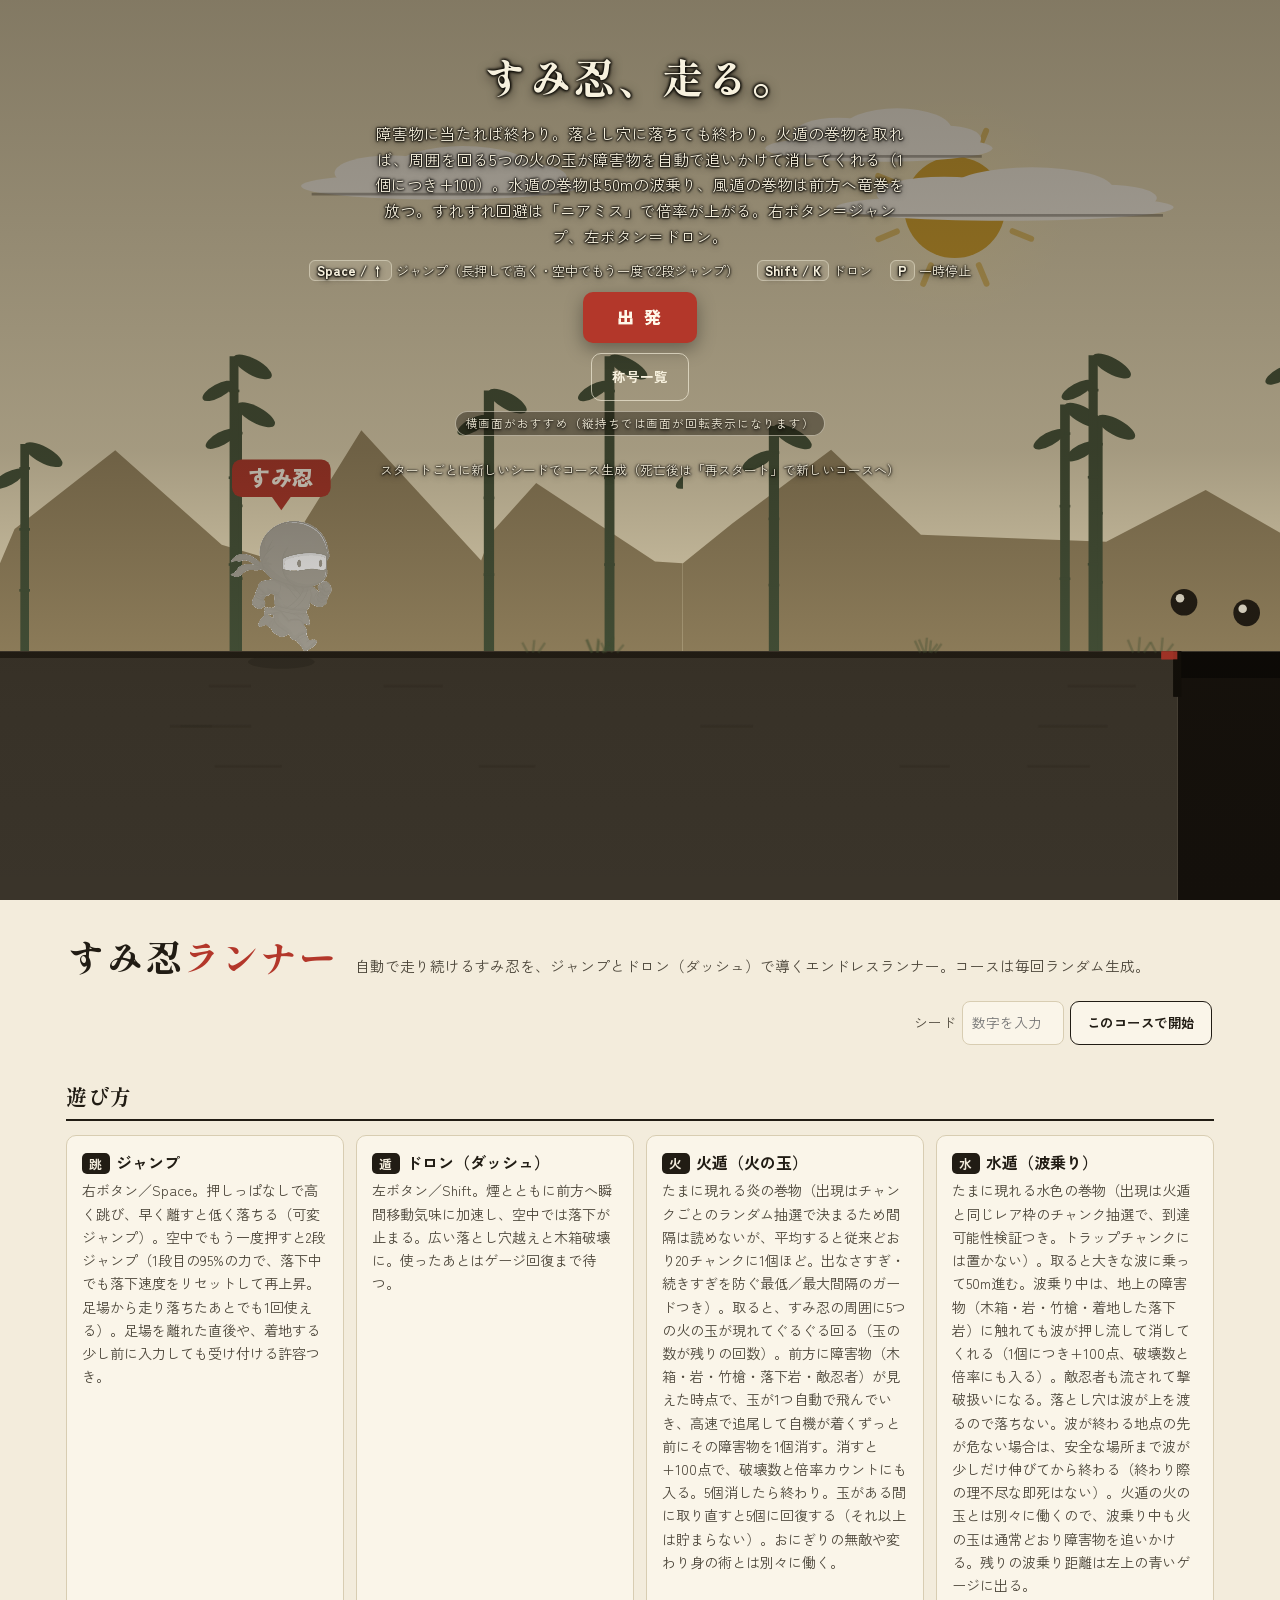
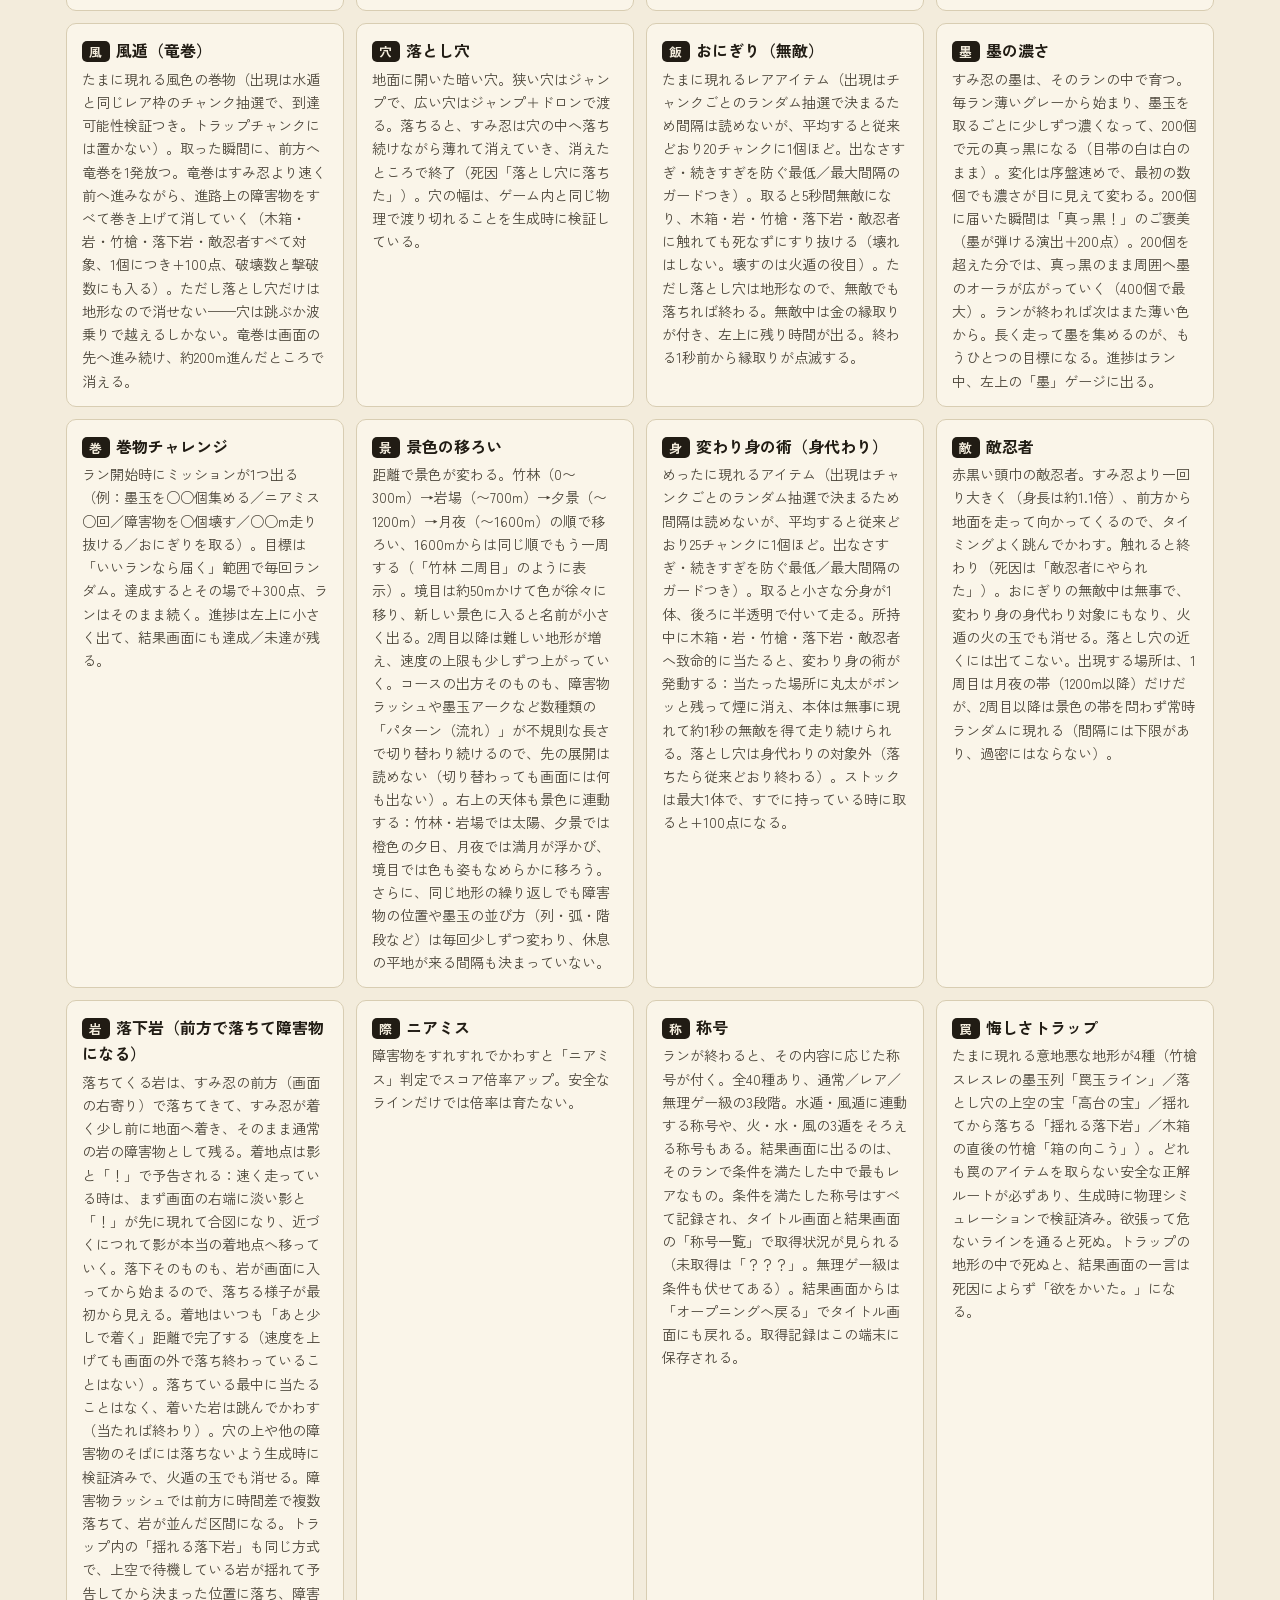
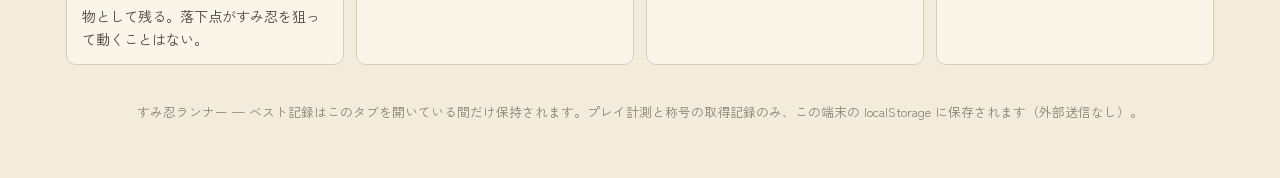
<file: suminin-runner/index.html>
<!doctype html>
<html lang="ja">
  <head>
    <meta charset="utf-8" />
    <meta name="viewport" content="width=device-width, initial-scale=1, viewport-fit=cover" />
    <meta name="color-scheme" content="light dark" />
    <link rel="icon" href="data:," />
    <title>すみ忍ランナー</title>
    <link rel="preconnect" href="https://fonts.googleapis.com" />
    <link rel="preconnect" href="https://fonts.gstatic.com" crossorigin />
    <link href="https://fonts.googleapis.com/css2?family=Shippori+Mincho+B1:wght@600;800&family=Zen+Kaku+Gothic+New:wght@500;700;900&display=swap" rel="stylesheet" />
    <link rel="stylesheet" href="style.css" />
  </head>
  <body>
    <div class="stage-shell" id="stageShell">
       <div class="stage-rotator" id="stageRotator">
        <div class="stage-frame">
          <div class="stage" id="stage">
          <canvas id="game" width="960" height="540" aria-label="すみ忍ランナーのゲーム画面"></canvas>

          <div class="hud" aria-hidden="true">
            <span><span class="lbl">距離</span><span class="num" id="hudDist">0</span>m</span>
            <span><span class="lbl">スコア</span><span class="num" id="hudScore">0</span></span>
            <span><span class="lbl">倍率</span><span class="num" id="hudMult">×1.0</span></span>
            <span><span class="lbl">ニアミス</span><span class="num" id="hudNear">0</span></span>
            <span class="spacer"></span>
            <span class="hud-secondary"><span class="lbl">速度</span><span class="num" id="hudSpeed">0</span>px/s</span>
            <span><span class="lbl">反応猶予 T</span><span class="num tval ok" id="hudT">—</span></span>
          </div>

          <div class="dashgauge" id="dashGauge">
            ドロン（ダッシュ）
            <div class="bar"><div class="fill" id="dashFill"></div></div>
          </div>
          <div class="inkgauge" id="inkGauge">
            <span id="inkLabel">墨 0／200</span>
            <div class="bar"><div class="fill" id="inkFill"></div></div>
          </div>
          <div class="invgauge" id="invGauge" style="visibility:hidden">
            <span id="invLabel">無敵 5.0秒</span>
            <div class="bar"><div class="fill" id="invFill"></div></div>
          </div>
          <div class="wavegauge" id="waveGauge" style="visibility:hidden">
            <span id="waveLabel">波乗り 50m</span>
            <div class="bar"><div class="fill" id="waveFill"></div></div>
          </div>
          <div class="missiongauge" id="missionGauge"><span id="missionLabel"></span></div>
          <div class="bunshingauge" id="bunshinGauge" style="visibility:hidden">変わり身の術 ◐ 身代わりあり</div>
          <div class="missionbanner" id="missionBanner"><span class="mk">巻物</span><span id="missionBannerText"></span></div>
          <div class="bandbanner" id="bandBanner"></div>
          <div class="chunkinfo" id="chunkInfo"></div>

          <div class="sysbtns">
            <button type="button" id="btnMain">スタート</button>
            <button type="button" id="btnPause">一時停止</button>
            <button type="button" id="btnSound">音：オン</button>
          </div>

          <div class="touchbtns touch-left">
            <button type="button" class="btn-dash" id="btnDash" aria-label="ドロン（ダッシュ）">ドロン<small>DASH</small></button>
          </div>
          <div class="touchbtns touch-right">
            <button type="button" class="btn-jump" id="btnJump" aria-label="ジャンプ">跳<small>JUMP</small></button>
          </div>

          <div class="overlay" id="ovTitle">
            <p class="ttl">すみ忍、走る。</p>
            <p class="sub">障害物に当たれば終わり。落とし穴に落ちても終わり。火遁の巻物を取れば、周囲を回る5つの火の玉が障害物を自動で追いかけて消してくれる（1個につき+100）。水遁の巻物は50mの波乗り、風遁の巻物は前方へ竜巻を放つ。すれすれ回避は「ニアミス」で倍率が上がる。右ボタン＝ジャンプ、左ボタン＝ドロン。</p>
            <div class="keys">
              <span><b>Space / ↑</b> ジャンプ（長押しで高く・空中でもう一度で2段ジャンプ）</span>
              <span><b>Shift / K</b> ドロン</span>
              <span><b>P</b> 一時停止</span>
            </div>
            <button type="button" class="bigbtn" id="btnStart">出 発</button>
            <button type="button" class="ghostbtn" id="btnTitles">称号一覧</button>
            <p class="wide-hint">横画面がおすすめ（縦持ちでは画面が回転表示になります）</p>
            <p class="seedline" id="titleSeed"></p>
          </div>

          <div class="overlay" id="ovOver" hidden>
            <div class="result-panel">
            <p class="ttl" id="overTitle">任務終了</p>
            <div class="resultgrid">
              <span>距離 <span class="num" id="resDist">0</span>m</span>
              <span>スコア <span class="num" id="resScore">0</span></span>
              <span>ニアミス <span class="num" id="resNear">0</span>回</span>
              <span>破壊 <span class="num" id="resBreak">0</span>個</span>
              <span>墨玉 <span class="num" id="resOrbs">0</span>個</span>
              <span>おにぎり <span class="num" id="resOnigiri">0</span>個</span>
              <span>変わり身救済 <span class="num" id="resBunshin">0</span>回</span>
              <span>波消去 <span class="num" id="resWave">0</span>個</span>
              <span>竜巻消去 <span class="num" id="resFuuton">0</span>個</span>
              <span>最高倍率 <span class="num" id="resMult">×1.0</span></span>
            </div>
            <p class="missionline" id="resMission"></p>
            <p class="bestline" id="overBest"></p>
            <div class="titleline">
              <span class="rakkan" id="resSeal">修</span>
              <span class="titlename">称号「<span id="resTitleName">修行中</span>」</span>
            </div>
            <p class="newtitle" id="resNewTitle" hidden></p>
            <p class="sub" id="overReason"></p>
            <p class="deathcomment" id="overComment"></p>
            <div class="btnrow">
              <button type="button" class="bigbtn" id="btnRestart">再スタート</button>
            </div>
            <div class="btnrow result-subbtns">
              <button type="button" class="ghostbtn" id="btnTitlesFromOver">称号一覧</button>
              <button type="button" class="ghostbtn" id="btnToTitle">オープニングへ戻る</button>
            </div>
            </div>
          </div>

          <div class="overlay" id="ovPause" hidden>
            <p class="ttl">一時停止</p>
            <button type="button" class="bigbtn" id="btnResume">再 開</button>
          </div>

          <div class="overlay" id="ovTitles" hidden>
            <div class="titles-panel">
              <p class="ttl">称号一覧</p>
              <p class="titles-count" id="titlesCount"></p>
              <div class="titles-list" id="titlesList"></div>
              <button type="button" class="bigbtn" id="btnTitlesClose">戻 る</button>
            </div>
          </div>
          </div>
        </div>
       </div>
      </div>

    <div class="wrap">
      <header class="top">
        <h1>すみ忍<span class="aka">ランナー</span></h1>
        <p>自動で走り続けるすみ忍を、ジャンプとドロン（ダッシュ）で導くエンドレスランナー。コースは毎回ランダム生成。</p>
      </header>

      <div class="controls">
        <div class="seedbox">
          <label for="seedInput">シード</label>
          <input id="seedInput" inputmode="numeric" autocomplete="off" placeholder="数字を入力" />
          <button type="button" id="btnSeedGo">このコースで開始</button>
        </div>
      </div>

      <section class="block">
        <h2>遊び方</h2>
        <div class="howto">
          <div class="item">
            <h3><span class="k">跳</span>ジャンプ</h3>
            <p>右ボタン／Space。押しっぱなしで高く跳び、早く離すと低く落ちる（可変ジャンプ）。空中でもう一度押すと2段ジャンプ（1段目の95%の力で、落下中でも落下速度をリセットして再上昇。足場から走り落ちたあとでも1回使える）。足場を離れた直後や、着地する少し前に入力しても受け付ける許容つき。</p>
          </div>
          <div class="item">
            <h3><span class="k">遁</span>ドロン（ダッシュ）</h3>
            <p>左ボタン／Shift。煙とともに前方へ瞬間移動気味に加速し、空中では落下が止まる。広い落とし穴越えと木箱破壊に。使ったあとはゲージ回復まで待つ。</p>
          </div>
          <div class="item">
            <h3><span class="k">火</span>火遁（火の玉）</h3>
            <p>たまに現れる炎の巻物（出現はチャンクごとのランダム抽選で決まるため間隔は読めないが、平均すると従来どおり20チャンクに1個ほど。出なさすぎ・続きすぎを防ぐ最低／最大間隔のガードつき）。取ると、すみ忍の周囲に5つの火の玉が現れてぐるぐる回る（玉の数が残りの回数）。前方に障害物（木箱・岩・竹槍・落下岩・敵忍者）が見えた時点で、玉が1つ自動で飛んでいき、高速で追尾して自機が着くずっと前にその障害物を1個消す。消すと+100点で、破壊数と倍率カウントにも入る。5個消したら終わり。玉がある間に取り直すと5個に回復する（それ以上は貯まらない）。おにぎりの無敵や変わり身の術とは別々に働く。</p>
          </div>
          <div class="item">
            <h3><span class="k">水</span>水遁（波乗り）</h3>
            <p>たまに現れる水色の巻物（出現は火遁と同じレア枠のチャンク抽選で、到達可能性検証つき。トラップチャンクには置かない）。取ると大きな波に乗って50m進む。波乗り中は、地上の障害物（木箱・岩・竹槍・着地した落下岩）に触れても波が押し流して消してくれる（1個につき+100点、破壊数と倍率にも入る）。敵忍者も流されて撃破扱いになる。落とし穴は波が上を渡るので落ちない。波が終わる地点の先が危ない場合は、安全な場所まで波が少しだけ伸びてから終わる（終わり際の理不尽な即死はない）。火遁の火の玉とは別々に働くので、波乗り中も火の玉は通常どおり障害物を追いかける。残りの波乗り距離は左上の青いゲージに出る。</p>
          </div>
          <div class="item">
            <h3><span class="k">風</span>風遁（竜巻）</h3>
            <p>たまに現れる風色の巻物（出現は水遁と同じレア枠のチャンク抽選で、到達可能性検証つき。トラップチャンクには置かない）。取った瞬間に、前方へ竜巻を1発放つ。竜巻はすみ忍より速く前へ進みながら、進路上の障害物をすべて巻き上げて消していく（木箱・岩・竹槍・落下岩・敵忍者すべて対象、1個につき+100点、破壊数と撃破数にも入る）。ただし落とし穴だけは地形なので消せない——穴は跳ぶか波乗りで越えるしかない。竜巻は画面の先へ進み続け、約200m進んだところで消える。</p>
          </div>
          <div class="item">
            <h3><span class="k">穴</span>落とし穴</h3>
            <p>地面に開いた暗い穴。狭い穴はジャンプで、広い穴はジャンプ＋ドロンで渡る。落ちると、すみ忍は穴の中へ落ち続けながら薄れて消えていき、消えたところで終了（死因「落とし穴に落ちた」）。穴の幅は、ゲーム内と同じ物理で渡り切れることを生成時に検証している。</p>
          </div>
          <div class="item">
            <h3><span class="k">飯</span>おにぎり（無敵）</h3>
            <p>たまに現れるレアアイテム（出現はチャンクごとのランダム抽選で決まるため間隔は読めないが、平均すると従来どおり20チャンクに1個ほど。出なさすぎ・続きすぎを防ぐ最低／最大間隔のガードつき）。取ると5秒間無敵になり、木箱・岩・竹槍・落下岩・敵忍者に触れても死なずにすり抜ける（壊れはしない。壊すのは火遁の役目）。ただし落とし穴は地形なので、無敵でも落ちれば終わる。無敵中は金の縁取りが付き、左上に残り時間が出る。終わる1秒前から縁取りが点滅する。</p>
          </div>
          <div class="item">
            <h3><span class="k">墨</span>墨の濃さ</h3>
            <p>すみ忍の墨は、そのランの中で育つ。毎ラン薄いグレーから始まり、墨玉を取るごとに少しずつ濃くなって、200個で元の真っ黒になる（目帯の白は白のまま）。変化は序盤速めで、最初の数個でも濃さが目に見えて変わる。200個に届いた瞬間は「真っ黒！」のご褒美（墨が弾ける演出＋200点）。200個を超えた分では、真っ黒のまま周囲へ墨のオーラが広がっていく（400個で最大）。ランが終われば次はまた薄い色から。長く走って墨を集めるのが、もうひとつの目標になる。進捗はラン中、左上の「墨」ゲージに出る。</p>
          </div>
          <div class="item">
            <h3><span class="k">巻</span>巻物チャレンジ</h3>
            <p>ラン開始時にミッションが1つ出る（例：墨玉を○○個集める／ニアミス○回／障害物を○個壊す／○○m走り抜ける／おにぎりを取る）。目標は「いいランなら届く」範囲で毎回ランダム。達成するとその場で+300点、ランはそのまま続く。進捗は左上に小さく出て、結果画面にも達成／未達が残る。</p>
          </div>
          <div class="item">
            <h3><span class="k">景</span>景色の移ろい</h3>
            <p>距離で景色が変わる。竹林（0〜300m）→岩場（〜700m）→夕景（〜1200m）→月夜（〜1600m）の順で移ろい、1600mからは同じ順でもう一周する（「竹林 二周目」のように表示）。境目は約50mかけて色が徐々に移り、新しい景色に入ると名前が小さく出る。2周目以降は難しい地形が増え、速度の上限も少しずつ上がっていく。コースの出方そのものも、障害物ラッシュや墨玉アークなど数種類の「パターン（流れ）」が不規則な長さで切り替わり続けるので、先の展開は読めない（切り替わっても画面には何も出ない）。右上の天体も景色に連動する：竹林・岩場では太陽、夕景では橙色の夕日、月夜では満月が浮かび、境目では色も姿もなめらかに移ろう。さらに、同じ地形の繰り返しでも障害物の位置や墨玉の並び方（列・弧・階段など）は毎回少しずつ変わり、休息の平地が来る間隔も決まっていない。</p>
          </div>
          <div class="item">
            <h3><span class="k">身</span>変わり身の術（身代わり）</h3>
            <p>めったに現れるアイテム（出現はチャンクごとのランダム抽選で決まるため間隔は読めないが、平均すると従来どおり25チャンクに1個ほど。出なさすぎ・続きすぎを防ぐ最低／最大間隔のガードつき）。取ると小さな分身が1体、後ろに半透明で付いて走る。所持中に木箱・岩・竹槍・落下岩・敵忍者へ致命的に当たると、変わり身の術が発動する：当たった場所に丸太がポンッと残って煙に消え、本体は無事に現れて約1秒の無敵を得て走り続けられる。落とし穴は身代わりの対象外（落ちたら従来どおり終わる）。ストックは最大1体で、すでに持っている時に取ると+100点になる。</p>
          </div>
          <div class="item">
            <h3><span class="k">敵</span>敵忍者</h3>
            <p>赤黒い頭巾の敵忍者。すみ忍より一回り大きく（身長は約1.1倍）、前方から地面を走って向かってくるので、タイミングよく跳んでかわす。触れると終わり（死因は「敵忍者にやられた」）。おにぎりの無敵中は無事で、変わり身の身代わり対象にもなり、火遁の火の玉でも消せる。落とし穴の近くには出てこない。出現する場所は、1周目は月夜の帯（1200m以降）だけだが、2周目以降は景色の帯を問わず常時ランダムに現れる（間隔には下限があり、過密にはならない）。</p>
          </div>
          <div class="item">
            <h3><span class="k">岩</span>落下岩（前方で落ちて障害物になる）</h3>
            <p>落ちてくる岩は、すみ忍の前方（画面の右寄り）で落ちてきて、すみ忍が着く少し前に地面へ着き、そのまま通常の岩の障害物として残る。着地点は影と「！」で予告される：速く走っている時は、まず画面の右端に淡い影と「！」が先に現れて合図になり、近づくにつれて影が本当の着地点へ移っていく。落下そのものも、岩が画面に入ってから始まるので、落ちる様子が最初から見える。着地はいつも「あと少しで着く」距離で完了する（速度を上げても画面の外で落ち終わっていることはない）。落ちている最中に当たることはなく、着いた岩は跳んでかわす（当たれば終わり）。穴の上や他の障害物のそばには落ちないよう生成時に検証済みで、火遁の玉でも消せる。障害物ラッシュでは前方に時間差で複数落ちて、岩が並んだ区間になる。トラップ内の「揺れる落下岩」も同じ方式で、上空で待機している岩が揺れて予告してから決まった位置に落ち、障害物として残る。落下点がすみ忍を狙って動くことはない。</p>
          </div>
          <div class="item">
            <h3><span class="k">際</span>ニアミス</h3>
            <p>障害物をすれすれでかわすと「ニアミス」判定でスコア倍率アップ。安全なラインだけでは倍率は育たない。</p>
          </div>
          <div class="item">
            <h3><span class="k">称</span>称号</h3>
            <p>ランが終わると、その内容に応じた称号が付く。全40種あり、通常／レア／無理ゲー級の3段階。水遁・風遁に連動する称号や、火・水・風の3遁をそろえる称号もある。結果画面に出るのは、そのランで条件を満たした中で最もレアなもの。条件を満たした称号はすべて記録され、タイトル画面と結果画面の「称号一覧」で取得状況が見られる（未取得は「？？？」。無理ゲー級は条件も伏せてある）。結果画面からは「オープニングへ戻る」でタイトル画面にも戻れる。取得記録はこの端末に保存される。</p>
          </div>
          <div class="item">
            <h3><span class="k">罠</span>悔しさトラップ</h3>
            <p>たまに現れる意地悪な地形が4種（竹槍スレスレの墨玉列「罠玉ライン」／落とし穴の上空の宝「高台の宝」／揺れてから落ちる「揺れる落下岩」／木箱の直後の竹槍「箱の向こう」）。どれも罠のアイテムを取らない安全な正解ルートが必ずあり、生成時に物理シミュレーションで検証済み。欲張って危ないラインを通ると死ぬ。トラップの地形の中で死ぬと、結果画面の一言は死因によらず「欲をかいた。」になる。</p>
          </div>
        </div>
      </section>


      <footer>すみ忍ランナー — ベスト記録はこのタブを開いている間だけ保持されます。プレイ計測と称号の取得記録のみ、この端末の localStorage に保存されます（外部送信なし）。</footer>
    </div>

    <script src="game.js"></script>
<script>
(function(){
  var NS='suminin-runner-kandenti-2026-r7n3';
  function hit(key){ try{ fetch('https://abacus.jasoncameron.dev/hit/'+NS+'/'+key,{mode:'cors',cache:'no-store'}).catch(function(){}); }catch(e){} }
  try{
    if(!sessionStorage.getItem('suminin-counter-visited')){ sessionStorage.setItem('suminin-counter-visited','1'); hit('visits'); }
  }catch(e){ hit('visits'); }
  document.addEventListener('click',function(e){ if(e.target&&e.target.closest&&e.target.closest('#btnStart,#btnRestart')){ hit('plays'); } },true);
})();
</script>
  </body>
</html>
</file>
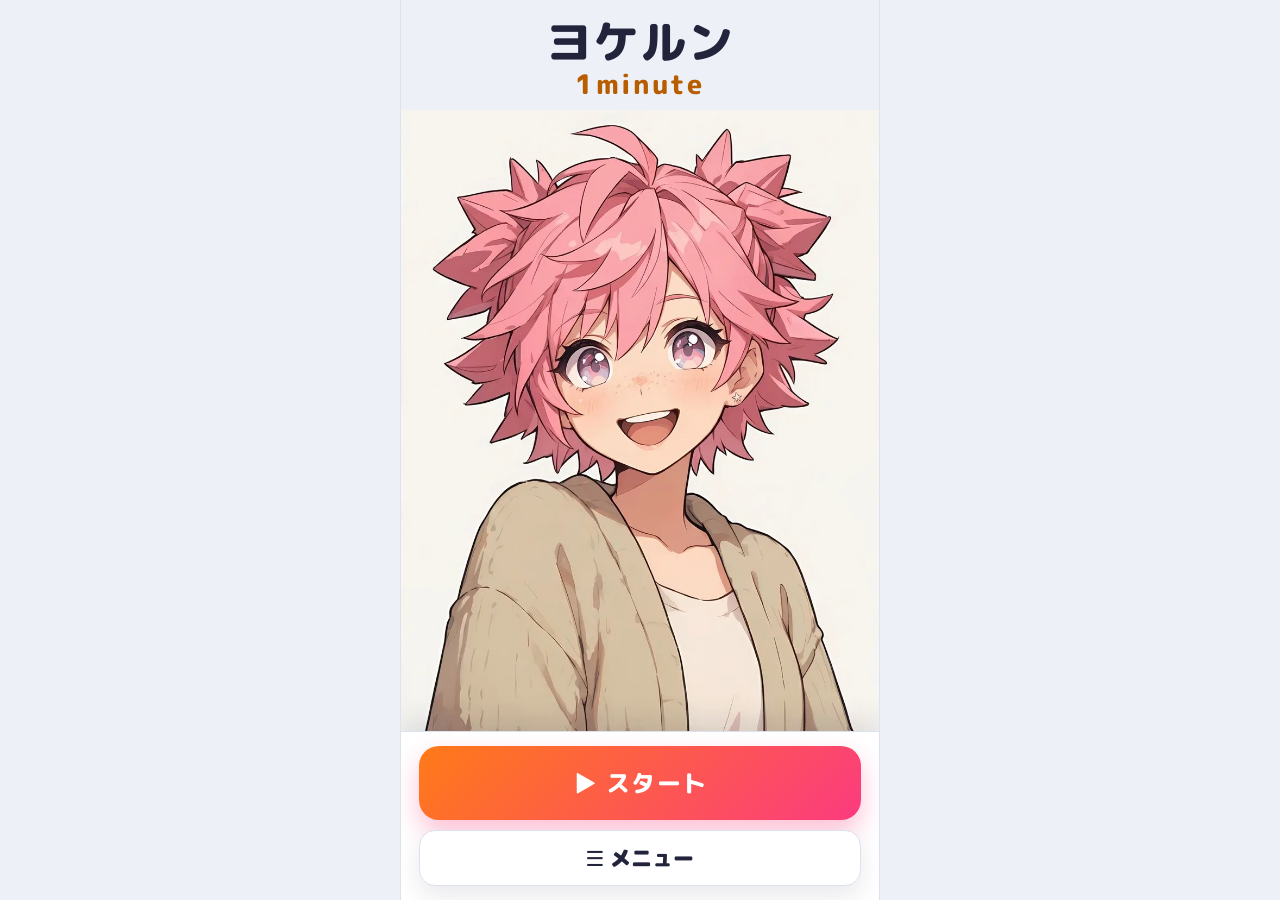
<file: yokerun/index.html>
<!doctype html>
<html lang="ja">
  <head>
    <meta charset="utf-8" />
    <meta name="viewport" content="width=device-width, initial-scale=1, viewport-fit=cover, user-scalable=no" />
    <meta name="color-scheme" content="light dark" />
    <link rel="icon" href="data:," />
    <title>ヨケルン 1minute</title>
    <link rel="preconnect" href="https://fonts.googleapis.com" />
    <link rel="preconnect" href="https://fonts.gstatic.com" crossorigin />
    <link href="https://fonts.googleapis.com/css2?family=DotGothic16&family=M+PLUS+Rounded+1c:wght@400;700;800&family=Press+Start+2P&display=swap" rel="stylesheet" />
    <link rel="stylesheet" href="style.css">
  </head>
  <body>
    <div id="app">

      <!-- ============ HOME (simple title: title / character / bottom panel only) ============ -->
      <div class="view active" id="view-home">
        <div class="home-top">
          <h1 class="title" aria-label="ヨケルン 1minute"><span class="title-main" aria-hidden="true">ヨケルン</span> <span class="title-sub" aria-hidden="true">1minute</span></h1>
        </div>
        <div class="home-char" aria-hidden="true"><img id="home-bg-img" src="assets/img_4200239613.jpg" alt="" /></div>
        <div class="home-bottom">
          <button class="play-btn" id="btn-play">▶ スタート</button>
          <button class="menu-open-btn" data-nav="menu">☰ メニュー</button>
        </div>
      </div>

      <!-- ============ PRE-PLAY POPUP (opened by Start; Play begins the countdown) ============ -->
      <div class="sheet-back preplay-back" id="preplay-back">
        <div class="sheet preplay-sheet" role="dialog" aria-modal="true" aria-labelledby="preplay-title">
          <div class="preplay-head">
            <h3 id="preplay-title">あそぶ じゅんび</h3>
            <button class="preplay-x" id="preplay-close-x" aria-label="閉じてタイトルに戻る">✕</button>
          </div>

          <div class="preplay-mode">
            <div class="pr-title">🎮 モード</div>
            <div class="mode-btns" role="group" aria-label="モードを選ぶ">
              <button class="mode-btn on" data-mode-sel="normal" aria-pressed="true">60びょう<small>いつもの 1分間</small></button>
              <button class="mode-btn" data-mode-sel="endless" aria-pressed="false">エンドレス<small>ぶつかるまで ずっと</small></button>
            </div>
          </div>

          <div class="preplay-diff">
            <div class="pr-title">🎚️ レベル</div>
            <div class="diff-btns" role="group" aria-label="レベルを選ぶ">
              <button class="diff-btn" data-diff="easy" aria-pressed="false">やさしい<small>おそい・すきま ひろい</small></button>
              <button class="diff-btn" data-diff="normal" aria-pressed="true">ふつう<small>まんなか</small></button>
              <button class="diff-btn" data-diff="hard" aria-pressed="false">むずかしい<small>はやい・すきま せまい</small></button>
            </div>
          </div>

          <p class="preplay-mod" id="home-mod-line">今週のボーナス： —</p>

          <p class="preplay-endless-note" id="preplay-endless-note" hidden>🏃 エンドレスは 時間が ないよ。ぶつかるまで 走ろう！<br /><b>エンドレスでは カケラは 出ないよ</b>。かわりに <b>⬡ エンドレスコイン</b>が 出るよ（約12秒に 1まい ／ 1分 たえるごとに +5まい）。<br /><b>エンドレスで あつめた コインで 買えるよ</b> — ショップの「エンドレス限定」を 見てね。今週のボーナスは つかない（いつも 同じ ルール）。ふっかつと、走っている時の 攻撃の 追加購入は できないよ。</p>

          <p class="preplay-skill" id="preplay-skill"></p>

          <p class="preplay-music" id="preplay-music">おんがく：キラキラポップ</p>

          <div class="preplay-nav">
            <button class="preplay-nav-btn" id="btn-open-daily"><span>🎯 きょうの ミッションを 見る</span><span class="pn-arrow" aria-hidden="true">›</span></button>
            <button class="preplay-nav-btn" id="btn-open-growth"><span>🎒 あつめたものを 見る</span><span class="pn-arrow" aria-hidden="true">›</span></button>
          </div>

          <div class="preplay-actions">
            <button class="play-btn" id="btn-preplay-start">▶ プレイ スタート</button>
            <button class="home-btn" id="btn-preplay-close">閉じる</button>
          </div>
        </div>
      </div>

      <!-- ============ DAILY PAGE (from the pre-play popup; Back returns to the popup) ============ -->
      <div class="view" id="view-daily">
        <div class="scroll">
          <h2 class="page-title">🎯 きょうの ミッション</h2>
          <p class="page-sub">きょうの チャレンジと、ミッションの すすみぐあいと ごほうびを 見るページ。</p>
          <div class="daily-card" id="daily-page"></div>
        </div>
        <div class="back-bar"><button class="back-btn" data-back-preplay>← 戻る</button></div>
      </div>

      <!-- ============ COLLECTION / GROWTH PAGE (from the pre-play popup; Back returns to the popup) ============ -->
      <div class="view" id="view-growth">
        <div class="scroll">
          <h2 class="page-title">🎒 あつめたもの</h2>
          <p class="page-sub">もっている コインと、あつめた スキン・キャラを 見るページ。</p>
          <div class="stat-row">
            <div class="stat"><div class="k">もっている コイン</div><div class="v">🪙 <span class="num" id="home-growth-coins">0</span></div></div>
            <div class="stat"><div class="k">スキン</div><div class="v num" id="home-growth-skins">1 / 4</div></div>
            <div class="stat"><div class="k">キャラ</div><div class="v num" id="home-growth-chars">1 / 3</div></div>
          </div>
          <div class="growth-next">
            <span class="gn-label">つぎに 買えるもの</span>
            <span class="hg-next" id="home-growth-next">コインを あつめて、スキンや 新しいキャラを 買おう</span>
          </div>
          <button class="growth-shop-btn" data-nav="shop">🛒 ショップへ行く</button>
          <button class="growth-shop-btn" data-nav="season" style="background:linear-gradient(135deg,#7c2bff,#00b8d9)">🌸 シーズンを 見る</button>
          <button class="growth-shop-btn" data-nav="records" style="background:var(--surface2);color:var(--ink);box-shadow:var(--shadow)">📈 きろく・じっせき・アルバム</button>
        </div>
        <div class="back-bar"><button class="back-btn" data-back-preplay>← 戻る</button></div>
      </div>

      <!-- ============ MENU (all other functions live here) ============ -->
      <div class="view" id="view-menu">
        <div class="scroll">
          <h2 class="page-title">☰ メニュー</h2>
          <p class="page-sub">あそび方 いがいの ボタンは ここに あるよ。買い切り版だから、ライフも 課金も ないよ。</p>
          <nav class="menu-grid" aria-label="メニュー">
            <button class="menu-btn wide" data-nav="shop"><span class="mb-ic">🛒</span><span class="mb-tx">ショップ</span><span class="mb-sub">買う・つよくする・スキン・いまだけ</span></button>
            <button class="menu-btn wide accent" data-nav="gacha"><span class="mb-ic">🎰</span><span class="mb-tx">ガチャ</span><span class="mb-sub">スキン＆アイテム</span></button>
            <button class="menu-btn wide" data-nav="status"><span class="mb-ic">📊</span><span class="mb-tx">ステータス</span><span class="mb-sub">きろく・ステータス・ミッション</span></button>
            <button class="menu-btn wide accent" data-nav="collection"><span class="mb-ic">◆</span><span class="mb-tx">あつめたもの</span><span class="mb-sub" id="menu-collection-sub">伝説のカケラ 0 / 10<span class="nb"> ・</span> いまだけのもの</span></button>
            <button class="menu-btn wide accent" data-nav="season"><span class="mb-ic">🌸</span><span class="mb-tx">シーズン</span><span class="mb-sub">4週間の ごほうびトラック<span class="nb"> ・</span> アルバムもあるよ</span></button>
            <button class="menu-btn wide" data-nav="records"><span class="mb-ic">📈</span><span class="mb-tx">きろく</span><span class="mb-sub">じっせき ・ アルバム ・ この たんまつ内だけの きろく</span></button>
            <button class="menu-btn wide accent" data-nav="ranked"><span class="mb-ic">🏆</span><span class="mb-tx">ランク戦</span><span class="mb-sub">みんな同じ ルールの 勝負</span></button>
            <button class="menu-btn wide" data-nav="friend"><span class="mb-ic">👥</span><span class="mb-tx">フレンド</span><span class="mb-sub">ライフを おくる・もらう</span></button>
            <button class="menu-btn wide" data-nav="guide"><span class="mb-ic">📖</span><span class="mb-tx">ずかん・メモ</span><span class="mb-sub">アイテム・メモ</span></button>
            <button class="menu-btn wide" data-nav="settings"><span class="mb-ic">⚙️</span><span class="mb-tx">せってい</span><span class="mb-sub">音・がめん・データ</span></button>
          </nav>
        </div>
        <div class="back-bar"><button class="back-btn" data-back>← ホームへ戻る</button></div>
      </div>

      <!-- ============ COLLECTION / LEGEND FRAGMENTS ============ -->
      <div class="view" id="view-collection">
        <div class="scroll">
          <h2 class="page-title">◆ あつめたもの</h2>
          <p class="page-sub">伝説のカケラは<strong>ガチャでは 手に入らないし、買うことも できない</strong>。ふつうの ランで 走っている時に 流れてくる カケラを ひろって あつめるもの。<strong>エンドレスでは カケラは 出ないよ</strong>（かわりに エンドレスコインが 出る）。かくりつを かくすような ことは ないよ。</p>
          <div id="collection-main"></div>
          <section class="block">
            <div class="block-head"><h2>🏃 エンドレス限定</h2><span class="note">エンドレスコインで 買う ・ ガチャに出ない ・ お金では 買えない</span></div>
            <div id="collection-endless"></div>
          </section>
          <section class="block">
            <div class="block-head"><h2>もっているもの</h2><span class="note">きかんが おわっても なくならない。ずっと つかえる</span></div>
            <div class="rank-list" id="collection-owned"></div>
          </section>
          <section class="block">
            <div class="block-head"><h2>まえの いまだけアイテム</h2><span class="note">おわった ・ もう手に入らない</span></div>
            <div class="rank-list" id="collection-past"></div>
          </section>
          <p class="foot-note">レジェンド アイテムと いまだけアイテムは ぜんぶ 見た目だけ。強さ・スコア・ランク戦の ルールは かわらない。お金は ぜんぶ モック。</p>
        </div>
        <div class="back-bar"><button class="back-btn" data-back>← ホームへ戻る</button></div>
      </div>

      <!-- ============ SHOP ============ -->
      <div class="view" id="view-shop">
        <div class="scroll">
          <h2 class="page-title">🛒 ショップ</h2>
          <p class="page-sub">もっている コイン <span class="num" id="shop-coins" style="color:var(--orange)">0</span> ／ エンドレスコイン <span class="num ecoin-bal" id="shop-ecoins-top">⬡ 0</span> まい ／ 買い切り版（ライフ・課金なし）</p>

          <div class="attack-card">
            <div class="attack-info">
              <span class="attack-tt">💥 攻撃 <span class="num" id="home-attack-count">×1</span></span>
              <span class="attack-ds">1回 走るごとに 1回、がめんの 岩を ぜんぶ こわせる。先に 買うと、つぎに 走る時に つかえる 攻撃が ふえる（1回に ぜんぶで さいだい×3）。</span>
            </div>
            <button class="attack-buy" id="btn-buy-attack">攻撃 +1<br /><small>🪙 100（モック）</small></button>
          </div>
          <section class="block">
            <div class="block-head"><h2>⏳ いまだけ</h2><span class="note">いまだけ 手に入る ・ おわると まえのアイテムへ</span></div>
            <div id="limited-shop"></div>
          </section>

          <section class="block" id="shop-endless-section">
            <div class="block-head"><h2>🏃 エンドレス限定</h2><span class="note">エンドレスコインだけ ・ お金や ガチャでは 買えない</span></div>
            <p class="page-sub">エンドレスで あつめた コインで 買えるよ。エンドレスでは カケラは 出ないよ。<br />もっている エンドレスコイン <span class="num ecoin-bal" id="shop-ecoins">⬡ 0</span> まい（ふつうの コインでは 買えない）</p>
            <div id="endless-shop"></div>
          </section>

          <section class="block">
            <div class="block-head"><h2>つよくする</h2><span class="note">コインで ずっと つよくなる</span></div>
            <div class="shop-grid" id="upg-grid"></div>
          </section>

          <section class="block">
            <div class="block-head"><h2>スキン</h2><span class="note">色と 残像が かわる（見た目だけ）</span></div>
            <div class="shop-grid" id="skin-grid"></div>
          </section>

          <section class="block">
            <div class="block-head"><h2>そのほか</h2><span class="note">べんりに なるものだけ</span></div>
            <div class="shop-grid" id="misc-grid"></div>
          </section>

          <section class="block">
            <div class="block-head"><h2>ナビの 衣装</h2><span class="note">見た目だけ — 強さと ランク戦の ルールは かわらない</span></div>
            <div id="navi-preview"></div>
            <div class="shop-grid" id="navi-grid" style="margin-top:12px"></div>
            <div class="block-head" style="margin-top:18px"><h2>衣装の 色ちがい</h2><span class="note">同じ衣装の 色ちがい ・ 見た目だけ ・ 🪙 150</span></div>
            <div class="shop-grid" id="navi-variant-grid"></div>
            <div class="block-head" style="margin-top:18px"><h2>キャラ</h2><span class="note">えらぶと タイトルに 出て、スキルが つかえる（いつもの ランだけ）</span></div>
            <div class="shop-grid" id="navi-char-grid"></div>
            <div class="block-head" style="margin-top:18px"><h2>かみがた</h2><span class="note">レベルアップで ゲット・お金は いらない</span></div>
            <div id="navi-hair-row"></div>
          </section>
        </div>
        <div class="back-bar"><button class="back-btn" data-back>← ホームへ戻る</button></div>
      </div>

      <!-- ============ GACHA ============ -->
      <div class="view" id="view-gacha">
        <div class="scroll">
          <h2 class="page-title">🎰 ガチャ</h2>
          <p class="page-sub">もっている コイン <span class="num" id="gacha-coins" style="color:var(--orange)">0</span> ／ かくりつは ぜんぶ 公開。かぶったら コインに かわる。セットを そろえる タイプでは ないよ。つかうのは ゲームの中の コインだけ。</p>
          <div id="gacha-navi"></div>
          <div id="gacha-limited"></div>

          <section class="gacha-box">
            <h3 class="gacha-title">🎨 スキンガチャ <span class="gacha-tag">見た目だけ・強さは かわらない</span></h3>
            <table class="odds">
              <tr><th>スキン</th><th>かくりつ</th><th>かぶったら</th></tr>
              <tr><td>インフェルノ</td><td>5%</td><td>コイン +300</td></tr>
              <tr><td>ゴールドコメット</td><td>10%</td><td>コイン +200</td></tr>
              <tr><td>ネオンファントム</td><td>15%</td><td>コイン +150</td></tr>
              <tr><td>ミントアメーバ</td><td>20%</td><td>コイン +100</td></tr>
              <tr><td>ぶどうアメーバ</td><td>20%</td><td>コイン +100</td></tr>
              <tr><td>さくらアメーバ</td><td>30%</td><td>コイン +100</td></tr>
            </table>
            <div class="gacha-btns">
              <button class="gacha-pull" data-gacha="skin" data-n="1">1回引く<small>🪙 200</small></button>
              <button class="gacha-pull" data-gacha="skin" data-n="10">10回引く<small>🪙 2,000</small></button>
            </div>
            <p class="gacha-balance" id="skin-gacha-balance"></p>
          </section>

          <section class="gacha-box">
            <h3 class="gacha-title">🧪 アイテムガチャ <span class="gacha-tag">走る時に つかう アイテム</span></h3>
            <table class="odds">
              <tr><th>アイテム</th><th>かくりつ</th><th>こうか</th></tr>
              <tr><td>攻撃チケット</td><td>25%</td><td>つぎに 走る時の 攻撃 +1</td></tr>
              <tr><td>スタートシールド</td><td>25%</td><td>つぎの はじめの シールド +1</td></tr>
              <tr><td>スタートマグネット</td><td>20%</td><td>つぎの はじめ マグネット5秒</td></tr>
              <tr><td>スタート×2</td><td>15%</td><td>つぎの はじめ スコア×2 10秒</td></tr>
              <tr><td>ずっと つよくなる +1</td><td>15%</td><td>どれか 1つが 1だんかい あがる（ぜんぶ MAXの時は コイン +200）</td></tr>
            </table>
            <div class="gacha-btns">
              <button class="gacha-pull" data-gacha="item" data-n="1">1回引く<small>🪙 100</small></button>
              <button class="gacha-pull" data-gacha="item" data-n="10">10回引く<small>🪙 1,000</small></button>
            </div>
            <p class="gacha-balance" id="item-gacha-balance"></p>
            <p class="gacha-stock" id="item-stock-line"></p>
          </section>

          <section class="gacha-box">
            <h3 class="gacha-title">👗 ナビ衣装ガチャ <span class="gacha-tag">見た目だけ・強さは かわらない</span></h3>
            <table class="odds">
              <tr><th>衣装</th><th>かくりつ</th><th>かぶったら</th></tr>
              <tr><td>ミントドレス</td><td>35%</td><td>コイン +150</td></tr>
              <tr><td>さくらメイド風</td><td>30%</td><td>コイン +200</td></tr>
              <tr><td>スターステージ</td><td>20%</td><td>コイン +300</td></tr>
              <tr><td>コイン +150</td><td>15%</td><td>そのまま 入る</td></tr>
            </table>
            <div class="gacha-btns">
              <button class="gacha-pull" data-gacha="navi" data-n="1">1回引く<small>🪙 150</small></button>
              <button class="gacha-pull" data-gacha="navi" data-n="10">10回引く<small>🪙 1,500</small></button>
            </div>
            <p class="gacha-balance" id="navi-gacha-balance"></p>
          </section>

          <div id="gacha-result" class="gacha-result" style="display:none"></div>
        </div>
        <div class="back-bar"><button class="back-btn" data-back>← ホームへ戻る</button></div>
      </div>

      <!-- ============ FRIEND ============ -->
      <div class="view" id="view-friend">
        <div class="scroll">
          <h2 class="page-title">👥 フレンド</h2>
          <p class="page-sub">ここに いるのは テスト用の<strong>サンプル フレンド</strong>だけ。本人の アカウントでは ないし、そとに メッセージを 送ることも、個人の データを つかうことも ないよ。やりとりは ぜんぶ この たんまつの 中だけの モック。</p>
          <div class="friend-status">
            <span>あなたの ライフ <span class="num" id="friend-my-lives">5 / 5</span></span>
            <span>コイン <span class="num" id="friend-coins" style="color:var(--orange)">0</span></span>
            <span class="fs-sub">ライフを おくっても 自分の ライフは へらない。おくるたびに、おれいに 🪙 +10 コインが もらえる（1人に 1日 1回まで）。</span>
          </div>
          <section class="block">
            <div class="block-head"><h2>📥 とどいたもの</h2><span class="note">とどいた ライフは ここで もらう</span></div>
            <div id="friend-inbox"></div>
          </section>
          <section class="block">
            <div class="block-head"><h2>🙏 ライフを リクエスト</h2><span class="note">モックで 送るだけ</span></div>
            <button class="request-btn" id="btn-request-lives">🙏 ライフを リクエストする</button>
            <p class="friend-reward" id="friend-request-note"></p>
          </section>
          <section class="block">
            <div class="block-head"><h2>サンプル フレンド</h2><span class="note">みんな テスト用の サンプル</span></div>
            <div id="friend-list"></div>
          </section>
          <p class="foot-note">フレンドは モック。本物の お金や、そとへの送信は ないよ。</p>
        </div>
        <div class="back-bar"><button class="back-btn" data-back>← ホームへ戻る</button></div>
      </div>

      <!-- ============ RANKED / TOURNAMENT ============ -->
      <div class="view" id="view-ranked">
        <div class="scroll">
          <h2 class="page-title">🏆 ランク戦</h2>
          <p class="page-sub">いつもの ランとは べつの 勝負モード。ランク戦は みんな 同じ ルールで、スコアは うでだけ で きまる。お金で 有利に なる ことは ない。</p>
          <p class="sample-note" id="ranked-sample-note">⚠ ランキングに 出る ほかの人の 記録は サンプルです（本物ではありません）</p>
          <div class="tier-card" id="ranked-tier-card"></div>
          <button class="ranked-play" id="btn-play-ranked">🏆 ランク戦 スタート</button>
          <p class="play-sub">60秒 きっかり ／ 攻撃は もとの 1回だけ（追加で 買えない）／ コインで ふっかつ なし<br />ステータス・つよくした分・ガチャアイテムは みんな 同じに なる<br />レベルと 今週のボーナスは ランク戦では つかわれない<br />キャラの スキルも ランク戦では つかわれない（みんな 同じ）</p>
          <section class="block">
            <div class="block-head"><h2>みんな同じ ルール</h2><span class="note">ランク戦の ルール</span></div>
            <div class="tier-card" style="margin-top:0">
              <ul class="rules-list">
                <li>時間は 60秒 きっかり。レベルも みんな 同じ</li>
                <li>攻撃は 1回に 1回まで。コインで 追加は 買えない</li>
                <li>コインで ふっかつ（つづける）は つかえない</li>
                <li>ステータス・つよくした分・ミッションの倍率は ×1.00 に なる</li>
                <li>はじめの シールドは 0まい。マグネットの はんいと 出やすさも みんな 同じ</li>
                <li>キャラの スキル（スピード・バリア・マグネット）も つかわれない</li>
                <li>さいごの 10秒は <strong>クラッチタイム</strong>（ポイント×2）</li>
                <li>ナビの 衣装・かみがた・顔は ルールに かんけい ない</li>
                <li>レジェンド アイテム・いまだけアイテムも 見た目だけで、ルールは かわらない（伝説のカケラ集めは スコアに かんけい ない）</li>
              </ul>
            </div>
          </section>
          <section class="block">
            <div class="block-head"><h2>ランク戦の ランキング</h2><span class="note">ランク戦の ベストで きそう</span></div>
            <div class="rank-list" id="rank-list-ranked"></div>
          </section>
          <section class="block">
            <div class="block-head"><h2>いつもの ランの ランキング</h2><span class="note">つよくした分も 入った 記録（べつの わく）</span></div>
            <div class="rank-list" id="rank-list-casual"></div>
          </section>
          <p class="foot-note" id="ranked-foot-note">ランキングは テスト用の モック表示（サンプル記録）。記録は この たんまつの 中だけだよ。</p>
        </div>
        <div class="back-bar"><button class="back-btn" data-back>← ホームへ戻る</button></div>
      </div>

      <!-- ============ STATUS ============ -->
      <div class="view" id="view-status">
        <div class="scroll">
          <h2 class="page-title">📊 ステータス</h2>
          <div class="stat-row">
            <div class="stat"><div class="k">ベスト</div><div class="v num" id="home-best">0</div></div>
            <div class="stat"><div class="k">れんぞく</div><div class="v"><span class="flame">🔥</span><span class="num" id="home-streak">1</span><small>日</small></div></div>
            <div class="stat"><div class="k">コイン</div><div class="v num" id="home-coins" style="color:var(--orange)">0</div></div>
          </div>
          <div class="lv-card">
            <div class="lv-top">
              <span class="lv-badge num" id="home-level">Lv.1</span>
              <span class="lv-bonus" id="home-lvbonus">スコアの倍率 ×1.00</span>
              <span class="lv-next num" id="home-xpnext"></span>
            </div>
            <div class="xp-bar"><div class="xp-fill" id="home-xpfill" style="width:0%"></div></div>
          </div>

          <section class="block">
            <div class="block-head"><h2>ステータスを ふやす</h2><span class="note">のこり <span class="status-points" id="status-points">0</span> pt（レベルアップで +2）</span></div>
            <div class="rank-list" id="status-list"></div>
            <button class="reset-btn" id="btn-status-reset">↩️ ステータスを もどす<br />（お金は いらない・何回でも）</button>
            <p class="play-sub" style="text-align:left;margin-top:8px">もどすのは お金 いらない。ふやした分は コイン・レベルと 同じ セーブに 入る。</p>
          </section>

          <section class="block">
            <div class="block-head"><h2>ミッション</h2><span class="note">3つ クリアで スコアの倍率 +1（さいだい×10）／ いま <span id="mission-mult">×1</span></span></div>
            <div class="rank-list" id="mission-list"></div>
          </section>
        </div>
        <div class="back-bar"><button class="back-btn" data-back>← ホームへ戻る</button></div>
      </div>

      <!-- ============ SETTINGS ============ -->
      <div class="view" id="view-settings">
        <div class="scroll">
          <h2 class="page-title">⚙️ せってい</h2>
          <p class="page-sub">せっていは セーブデータと いっしょに 入る。</p>
          <div class="set-row"><span class="set-name">🔊 サウンド</span><button class="set-toggle" data-set="sound">ON</button></div>
          <div class="set-row"><span class="set-name">📺 CRTがめん（プレイ中だけ）</span><button class="set-toggle" data-set="crt">ON</button></div>
          <div class="set-row"><span class="set-name">📳 バイブレーション</span><button class="set-toggle" data-set="vib">ON</button></div>
          <section class="block">
            <div class="block-head"><h2>🎵 おんがく（BGM）</h2><span class="note">あそぶ時に 流れる曲</span></div>
            <p class="page-sub">ボタンを 押すと、その場で 少しだけ 試し聞き できるよ。えらんだ曲は おぼえて おくよ。</p>
            <div class="bgm-list">
              <button class="bgm-btn" data-bgm="pop" aria-pressed="false"><span class="bgm-ic" aria-hidden="true">🎵</span><span class="bgm-mid"><span class="bgm-name">キラキラポップ</span><span class="bgm-desc">明るく 元気な 基本の曲（テンポ ふつう）</span></span><span class="bgm-state">▶ 試し聞き</span></button>
              <button class="bgm-btn" data-bgm="speed" aria-pressed="false"><span class="bgm-ic" aria-hidden="true">⚡</span><span class="bgm-mid"><span class="bgm-name">ドキドキスピード</span><span class="bgm-desc">速くて ドキドキする曲（テンポ はやい）</span></span><span class="bgm-state">▶ 試し聞き</span></button>
              <button class="bgm-btn" data-bgm="chill" aria-pressed="false"><span class="bgm-ic" aria-hidden="true">🌙</span><span class="bgm-mid"><span class="bgm-name">まったりチル</span><span class="bgm-desc">ゆるくて 落ちつく曲（テンポ おそい）</span></span><span class="bgm-state">▶ 試し聞き</span></button>
              <button class="bgm-btn" data-bgm="off" aria-pressed="false"><span class="bgm-ic" aria-hidden="true">🔇</span><span class="bgm-mid"><span class="bgm-name">オフ</span><span class="bgm-desc">BGMなし・効果音だけ</span></span><span class="bgm-state">▶ 試し聞き</span></button>
            </div>
            <p class="bgm-note">オフ＝自分の 音楽アプリで 好きな曲を 流してね（効果音だけ 出るよ）。</p>
          </section>
          <div class="set-row"><span class="set-name">💾 セーブデータ（コイン・レベル・もっているもの）</span><button class="set-toggle danger" id="btn-reset-save">リセット</button></div>
          <p class="foot-note">お金は ぜんぶ モックで、本物の お金は かからない。ランキングと れんぞく日数は テスト用の サンプル表示。</p>
        </div>
        <div class="back-bar"><button class="back-btn" data-back>← ホームへ戻る</button></div>
      </div>

      <!-- ============ GUIDE / MARKET MEMO ============ -->
      <div class="view" id="view-guide">
        <div class="scroll">
          <h2 class="page-title">📖 ずかん・メモ</h2>

          <button class="guide-open-btn" id="btn-open-guide">📖 あそび方ガイドを 開く<br />（ナビの せつめい）</button>

          <div class="howto">
            <div class="step"><div class="ic">👆</div><div class="tx">指で ドラッグして うごく</div></div>
            <div class="step"><div class="ic">⭐</div><div class="tx">星と<span>ボーナスアイテム</span>を ひろう</div></div>
            <div class="step"><div class="ic">💨</div><div class="tx">岩を すれすれで よけて<span>コンボ</span></div></div>
          </div>

          <section class="block">
            <div class="block-head"><h2>ニアミスの ところ</h2><span class="note">ねらって 点が とれる ところが 出る</span></div>
            <div class="item-legend">
              <div class="il"><span class="ic">⛩️</span><span><span class="tt">ゲート</span><span class="ds">アメーバの かべに すきまが 1つだけ。光る はし ギリギリを ぬけると「すれすれゲート」で 大ボーナス＋コンボ。まんなかを ぬけても 点は ある。</span></span></div>
              <div class="il"><span class="ic">🧱</span><span><span class="tt">通路（コリドー）</span><span class="ds">りょうがわに かべが ある ほそい 通路。あいだを ぬけつづけると 点が 入りつづける。かべに 近いほど「ニアスレッド」で コンボが のびる。</span></span></div>
            </div>
          </section>

          <section class="block">
            <div class="block-head"><h2>アイテム ずかん</h2><span class="note">走っている時に ひろえる アイテム</span></div>
            <div class="item-legend">
              <div class="il"><span class="ic">⭐</span><span><span class="tt">ボーナス星（金スター・10倍）</span><span class="ds">めったに 出ない。大きな とがった 星＋太い 白い ふち＋金の 光＋「BONUS」の 文字＋出た時の お知らせと 音で すぐ 分かる。点が たくさん＋コイン+30。黄色／金色は この ごほうび だけに つかう。</span></span></div>
              <div class="il"><span class="ic">◆</span><span><span class="tt">伝説のカケラ（レジェンド）</span><span class="ds">ふつうの ランで 走っている時に まれに 流れてくる、むらさきピンクの けっしょう＋白い ふち＋「カケラ」の 文字。星・コイン・敵・ボーナス星とは 形も 文字も ちがう。ガチャでは 手に入らないし 買えない。10個 あつめると レジェンド アイテム ゲット（見た目だけ）。エンドレスでは カケラは 出ないよ（かわりに エンドレスコインが 出る）。すすみぐあいは「あつめたもの」の ページで いつでも 見られる。</span></span></div>
              <div class="il"><span class="ic">🧲</span><span><span class="tt">マグネット 5秒</span><span class="ds">星を 引きよせる。のこり時間は 上の チップに 出る。</span></span></div>
              <div class="il"><span class="ic">🛡️</span><span><span class="tt">シールド +1</span><span class="ds">ダメージを 1回 なしに する。もっている 数は チップに 出る。</span></span></div>
              <div class="il"><span class="ic">⏳</span><span><span class="tt">スロー 3秒</span><span class="ds">まわりが ゆっくりに なる。のこり時間は チップに 出る。</span></span></div>
              <div class="il"><span class="ic">✖️</span><span><span class="tt">スコア×2 10秒</span><span class="ds">スコア ぜんぶ 2倍。のこり時間は チップに 出る。</span></span></div>
              <div class="il"><span class="ic">🪙</span><span><span class="tt">コインボーナス</span><span class="ds">すぐに コイン +50。ひろった 時に 入る。</span></span></div>
              <div class="il"><span class="ic">🔥</span><span><span class="tt">バリア 5秒</span><span class="ds">ダメージなしに なり、ふれた 岩を こわす。のこり時間は チップに 出る。</span></span></div>
              <div class="il"><span class="ic">🌟</span><span><span class="tt">スターの雨</span><span class="ds">星が 10個 まとめて ふってくる（金星 入り）。</span></span></div>
            </div>
          </section>

          <section class="block">
            <div class="block-head"><h2>今週の ランキング</h2><span class="note">テスト用の サンプル</span></div>
            <div class="rank-list" id="rank-list"></div>
          </section>

          <section class="block">
            <div class="block-head"><h2>レベル・今週のボーナス・ミッション</h2><span class="note">ステージの しくみ</span></div>
            <div class="rank-list" style="padding:14px 16px">
              <ul class="src-list">
                <li><b>レベル（いつもの ランだけ）</b>： やさしい／ふつう／むずかしい。かわるのは 岩の 速さ、すきまの 広さ、うごき方、出る 多さだけ。星の 数（40個＋金星4個）、ゲートの 回数（4回）、ボーナスの 点数、60秒、さいご10秒×2は ぜんぶ 同じで、MAXは 同じ <b>11,840 pt</b>（倍率×1の時。けいさん： 時間点840＋（星2,000＋金星2,000＋ゲート300＋通路1,200）×2.0）。結果画面には レベルと「パーフェクトまで あと何pt」が 出る。ランク戦は みんな同じ ルールで、レベルも 今週のボーナスも つかわれない。</li>
                <li><b>出る場所は ランダム</b>： 岩の 出方、星の 場所、アイテム、ゲート／通路の 場所は 走るたびに かわる。でも すきまの いちばん せまい所（ゲート82px以上）と 出る 間かくには 下限が あるから、通れない 配置には ならない。</li>
                <li><b>今週のボーナス</b>： 週ごとに 1つだけ（金星ラッシュ／ニアミス長持ち／マグネット／シールド／スターの雨／×2チャンス）。ぜんぶ もとの アイテムや 効果の はんいで、数や 点数は かわらない。ホームと 走る前に 出る。走っている時は 20秒ごろと 40秒ごろに 1回ずつ、小さな イベント（もとの アイテムの 効果）が 起きる。</li>
                <li><b>デイリー／今週の ミッション</b>： きょうの チャレンジ 1つ＋デイリー 3つ、今週の 3つ。クリアすると コインは じどうで 入る（デイリーは 150まで／今週は 300まで）。すすみぐあいは デイリーの ページで 見られる。</li>
              </ul>
            </div>
          </section>

          <section class="block">
            <div class="block-head"><h2>売れている ゲームの メモ</h2><span class="note">取り入れた 理由</span></div>
            <div class="rank-list" style="padding:14px 16px">
              <ul class="src-list">
                <li><b>もとは Subway Surfers</b>： じどうで 進んで、よけて、コインや アイテムを あつめて ハイスコアを ねらう 形が もと（MAU 92M、2026年5月 時点の すいてい）。出典：<a href="https://gamedevreports.substack.com/p/sensor-tower-mobile-game-ad-monetization" target="_blank" rel="noopener">GameDev Reports</a></li>
                <li><b>1回は 30〜90秒</b>が ふつうで、もう1回は 1秒 以内に はじまる。出典：<a href="https://game-ace.com/blog/hyper-casual-game-mechanics/" target="_blank" rel="noopener">Game-Ace</a></li>
                <li><b>はじめの 10秒は コインが 先</b>、新しい ものは 1つずつ。ニアミスは 当たり判定を 約15% ゆるくして、危ない ゾーンは 当たる ゾーンの 約2倍で「あぶないのに たすかった」を 作る。この ゲームの はじめの 配置と ニアミス判定は これに 合わせた。出典：<a href="https://github.com/erikhazzard/vasir/blob/HEAD/.agents/skills/game__genre-routing/references/endless-runner.md" target="_blank" rel="noopener">Endless Runner Design</a></li>
                <li><b>強さは 見える 形で ずっと つづける</b>： Subway Surfers は ミッション クリアで スコアの倍率が 1×から 30×まで あがり、コインで マグネットなどの 時間を 長く できる。この ゲームは ミッションの倍率（テストでは さいだい×10）と コインで つよくする 形に した。出典：<a href="https://gamers.wiki/en/games/subway-surfers/wiki" target="_blank" rel="noopener">Subway Surfers Wiki</a></li>
                <li><b>ふっかつは 回数の 上限つきで ねだんが あがる</b>： もとの ゲームは 鍵が 1→2→4→8 と 2倍に なる。この ゲームは コイン150→300、1回に さいだい2回に した。出典：<a href="https://gamers.wiki/en/games/subway-surfers/guides/subway-surfers-beginner-s-guide-how-to-master-the-endless-run" target="_blank" rel="noopener">Beginner's Guide</a></li>
                <li><b>ミステリーボックスは 500コイン</b>（もとの ゲームの ねだん）。この ゲームでは 中身の かくりつを 見せて 作った。出典：<a href="https://gamers.wiki/en/games/subway-surfers/guides/subway-surfers-currency-guide-how-to-use-coins-keys-and-tokens" target="_blank" rel="noopener">Currency Guide</a></li>
                <li><b>ねだんの 中心は $4.99</b>（AppMagic の 2025年 しらべ： まんなかの ねだん $4.99、平均 $6.32）。広告を けすのは $0.99〜$4.99 で、$2.99 くらいが 目安。出典：<a href="https://appmagic.rocks/files/img-blog/EN_Monetization_Report_2025.pdf" target="_blank" rel="noopener">AppMagic</a>／<a href="https://copyprogramming.com/howto/how-to-make-in-app-purchase-remove-ads" target="_blank" rel="noopener">CopyProgramming</a></li>
                <li><b>日本では コンプガチャは 2012年に きんし</b>され、かくりつを 見せる ことも 決まっている。この ゲームは セットを そろえる ガチャは 入れていない。出典：<a href="https://blog.promise.legal/loot-box-laws-by-jurisdiction-indie-game-studios/" target="_blank" rel="noopener">Promise Legal</a></li>
              </ul>
              <div class="caveat">注意： 上の 売上・順位・MAU は すいていで、本当の ストア表示は 地域や 時期で かわる。ライブの アプリ内 ねだん と 今の 順位は 未確認。ふっかつの 150／300 コインは もとの ゲームの 2倍の 形から 計算した すいていで、直接の 基準では ない。</div>
            </div>
          </section>
        </div>
        <div class="back-bar"><button class="back-btn" data-back>← ホームへ戻る</button></div>
      </div>

      <!-- ============ GAME ============ -->
      <div class="view" id="view-game">
        <div class="hud">
          <div class="hud-top">
            <div class="hud-score">
              <div class="k">SCORE</div>
              <div class="v num" id="hud-score">0</div>
              <div class="hud-best">BEST <b id="hud-best">0</b></div>
            </div>
            <div class="hud-right">
              <div class="combo-box" id="combo-box" style="visibility:hidden">
                <div class="combo-num num"><span id="combo-num">0</span><small> COMBO</small></div>
                <div class="combo-label">ニアミス れんぞく中</div>
              </div>
              <span class="x2-badge" id="x2-badge">🔥 CLUTCH TIME ×2</span>
            </div>
          </div>
          <div class="timer-wrap">
            <div class="timer-meta"><span class="phase" id="phase-label">PHASE 1</span><span><span id="timer-label">残り</span> <span class="t num" id="timer-text">60.0</span></span></div>
            <div class="timer-bar"><div class="timer-fill" id="timer-fill"></div></div>
          </div>
          <div class="fx-chips" id="fx-chips"></div>
          <div class="hud-context" id="hud-context"></div>
          <div class="hud-skill" id="hud-skill"></div>
        </div>
        <div class="stage-wrap" id="stage-wrap">
          <canvas id="game"></canvas>
          <button class="attack-btn" id="btn-attack" aria-label="攻撃を使う">
            <span class="ab-ic">💥</span>
            <span class="ab-label" id="attack-label">攻撃</span>
            <span class="ab-count num" id="attack-count">×1</span>
            <span class="ab-sub" id="attack-sub">タップで ぜんぶ こわす</span>
          </button>
          <div class="drag-hint" id="drag-hint">👆 ドラッグで うごかそう</div>
          <div class="lv-flash" id="lv-flash"></div>
          <div class="phase-banner" id="phase-banner"><div class="bt" id="phase-banner-t"></div><div class="bs" id="phase-banner-s"></div></div>
          <div class="milestone" id="milestone"><div class="mt" id="milestone-t"></div><div class="ms" id="milestone-s"></div></div>
          <div class="count-overlay" id="count-overlay"><div class="count-num num" id="count-num">3</div></div>
        </div>
      </div>

      <!-- ============ RESULT (simple: score / best-update / coins only) ============ -->
      <div class="view" id="view-result">
        <div class="scroll">
          <div class="result-head">
            <div class="k" id="result-cause">⏰ 時間おわり！</div>
            <div class="new-record" id="new-record">🏆 ベスト更新！</div>
            <div class="final-time" id="result-time" hidden><span aria-hidden="true">🏃 </span><span class="num" id="result-time-v">0:00</span><small> たえた！</small></div>
            <div class="final-score"><span class="num" id="final-score">0</span><small> pt</small></div>
            <div class="best-line"><span id="result-best-label">ベスト</span> <b id="result-best">0</b> pt</div>
            <div id="result-endless-items"></div>
            <div class="coin-reward" id="result-coin-reward" aria-live="polite">
              <div class="cr-label">コインを もらった！</div>
              <div class="cr-auto">タップはいらないよ — おわった時に もう入っている</div>
              <div class="cr-amount"><span class="cr-icon" aria-hidden="true">🪙</span><span class="cr-num num" id="result-coin-amount">+0</span></div>
              <div class="cr-breakdown" id="result-coin-breakdown"></div>
              <div class="cr-total">もっているコイン ぜんぶで <span class="num" id="result-coin-total">0</span></div>
              <div class="cr-ecoin" id="result-ecoin" hidden>⬡ エンドレスコイン <span class="num" id="result-ecoin-amount">+0</span> まい ゲット！<br />ぜんぶで <span class="num" id="result-ecoin-total">0</span> まい — ショップの「エンドレス限定」で つかえるよ</div>
            </div>
            <div id="result-navi"></div>
          </div>

          <button class="again-btn" id="btn-again">🔁 もう1回</button>
          <button class="home-btn" id="btn-home">ホームへ もどる</button>
          <button class="detail-btn" id="btn-result-detail" aria-expanded="false" aria-controls="result-details">くわしく見る ▾</button>

          <div id="result-details" hidden>
            <div class="gain-line" id="result-gain"></div>
            <div class="result-stats">
              <div class="stat"><div class="k">ニアミス</div><div class="v num" id="st-near">0<small>回</small></div></div>
              <div class="stat"><div class="k">いちばん長い<br />コンボ</div><div class="v num" id="st-combo">0</div></div>
              <div class="stat"><div class="k">星</div><div class="v num" id="st-star">0<small>個</small></div></div>
            </div>
            <div id="result-legend"></div>
            <div class="mode-card" id="result-ecoin-card" hidden></div>
            <div class="mode-card" id="result-record-card"></div>
            <button class="share-btn" id="btn-share-score">📋 スコアを コピー</button>
            <div class="mode-card" id="result-mode-card"></div>
            <div class="mode-card" id="result-diff-card"></div>
            <div id="result-missions"></div>
            <div class="clutch-card" id="result-clutch-card"></div>
            <div class="lv-card">
              <div class="lv-top">
                <span class="lv-badge num" id="result-level">Lv.1</span>
                <span class="lv-bonus" id="result-lvbonus"></span>
                <span class="lv-next num" id="result-xpnext"></span>
              </div>
              <div class="xp-bar"><div class="xp-fill" id="result-xpfill" style="width:0%"></div></div>
            </div>

            <div class="continue-card" id="continue-card">
              <div class="tt" id="continue-title">あと少しで ベスト更新！</div>
              <div class="ds" id="continue-desc">つづけると、このスコアのまま 10秒 おまけで もう1回 走れる。</div>
              <button id="btn-continue">⏩ コイン 150 で つづける</button>
            </div>

            <section class="block rank-mini">
              <div class="block-head"><h2>今週のランキング</h2><span class="note">あなたの じゅんい</span></div>
              <div class="rank-list" id="rank-list-result"></div>
            </section>
          </div>
        </div>
      </div>

      <!-- ============ RECORDS / ACHIEVEMENTS / ALBUM (local-only measurement) ============ -->
      <div class="view" id="view-records">
        <div class="scroll">
          <h2 class="page-title">📈 きろく</h2>
          <p class="page-sub">これは <strong>この たんまつ内だけの きろく</strong>だよ。そとに 送ることは ないし、ほかの人には 見えない。あそび方の チェック用に ためている 数字だよ。</p>
          <div id="records-main"></div>
          <section class="block">
            <div class="block-head"><h2>🏅 じっせき</h2><span class="note">見た目だけの ごほうび ・ コインや 強さは もらえない</span></div>
            <div class="rank-list" id="records-ach"></div>
          </section>
          <section class="block">
            <div class="block-head"><h2>📖 おもいでアルバム</h2><span class="note">あそんで いると たまる ・ 買えない ・ ガチャに出ない</span></div>
            <p class="page-sub" style="margin-bottom:10px">カードを ぜんぶ そろえても 特別な ごほうびは ないよ。おもいでを 見るための ページだよ。</p>
            <div class="album-grid" id="records-album"></div>
          </section>
        </div>
        <div class="back-bar"><button class="back-btn" data-back>← ホームへ戻る</button></div>
      </div>

      <!-- ============ SEASON TRACK (4 weeks, 20 tiers, free + mock paid) ============ -->
      <div class="view" id="view-season">
        <div class="scroll">
          <h2 class="page-title">🌸 シーズン</h2>
          <div id="season-main"></div>
          <section class="block">
            <div class="block-head"><h2>ティアと ごほうび</h2><span class="note" id="season-track-note">フリーは 全員 ・ ペイドは モック購入した人だけ</span></div>
            <div class="rank-list" id="season-tiers"></div>
          </section>
          <p class="foot-note" id="season-foot-note">シーズンポイントの ルール： 1回 走る = 10pt ／ ミッション クリア = 20pt ／ きょうの チャレンジ クリア = 30pt。シーズンが おわると、のこった ポイントは 10pt = 1コインに かわって 入る（なくならない）。もらった 見た目の アイテムは シーズンが おわっても ずっと つかえる。ペイドの ごほうびも ぜんぶ 見た目だけ。強さ・スコア・ランク戦の ルールは かわらない。</p>
        </div>
        <div class="back-bar"><button class="back-btn" data-back>← ホームへ戻る</button></div>
      </div>

      <!-- ============ HOW-TO GUIDE (navigator; opened manually from 図鑑・メモ only) ============ -->
      <div class="sheet-back" id="navi-guide">
        <div class="sheet">
          <button class="guide-close" id="guide-close" aria-label="ガイドを閉じる">✕ 閉じる</button>
          <div id="guide-navi"></div>
          <div class="navi-bubble guide-bubble" id="guide-bubble" role="button" aria-label="タップで次の説明へ">
            <span class="navi-name" id="guide-name">ミア</span>
            <p class="navi-line" id="guide-line"></p>
            <span class="navi-next" id="guide-next"></span>
          </div>
          <button class="buy" id="guide-ok">次へ ▶</button>
          <button class="cancel" id="guide-skip">とばして 閉じる</button>
        </div>
      </div>

      <!-- ============ MOCK PURCHASE SHEET ============ -->
      <div class="sheet-back" id="sheet-back">
        <div class="sheet">
          <div class="ic" id="sheet-ic">⏩</div>
          <h3 id="sheet-title">モックで 買う</h3>
          <p class="ds" id="sheet-desc"></p>
          <div class="price num" id="sheet-price">🪙 150</div>
          <div class="mock-note">テスト用の モック — 本物の お金は かからない</div>
          <button class="buy" id="sheet-buy">買ったことに する</button>
          <button class="cancel" id="sheet-cancel">やめておく</button>
        </div>
      </div>

      <div class="crt" aria-hidden="true"></div>
      <div id="toast" role="status"></div>
    </div>

    <script src="game.js"></script>
<script>
(function(){
  var NS='yokerun-kandenti-2026-m4r8';
  function hit(key){ try{ fetch('https://abacus.jasoncameron.dev/hit/'+NS+'/'+key,{mode:'cors',cache:'no-store'}).catch(function(){}); }catch(e){} }
  try{
    if(!sessionStorage.getItem('yokerun-counter-visited')){ sessionStorage.setItem('yokerun-counter-visited','1'); hit('visits'); }
  }catch(e){ hit('visits'); }
  document.addEventListener('click',function(e){ if(e.target&&e.target.closest&&e.target.closest('#btn-preplay-start')){ hit('plays'); } },true);
})();
</script>
  </body>
</html>
</file>
<file: suminin-runner/style.css>
:root {
        --paper: #f3ecdc;
        --paper-2: #ece2cb;
        --ink: #211c14;
        --ink-soft: #4c463a;
        --ink-faint: #8a8172;
        --accent: #b3372a;
        --accent-ink: #8f2a20;
        --card: #faf5e9;
        --line: #d8cdb2;
        --btn: #211c14;
        --btn-text: #f5efdf;
        --stage-frame: #211c14;
        color-scheme: light;
      }
      @media (prefers-color-scheme: dark) {
        :root {
          --paper: #171410;
          --paper-2: #1e1a15;
          --ink: #ece4d0;
          --ink-soft: #c9bfa9;
          --ink-faint: #948a76;
          --accent: #e0685a;
          --accent-ink: #e0685a;
          --card: #221e18;
          --line: #3a342a;
          --btn: #ece4d0;
          --btn-text: #211c14;
          --stage-frame: #0c0a08;
          color-scheme: dark;
        }
      }
      * { box-sizing: border-box; }
      html, body { margin: 0; padding: 0; }
      body {
        background: var(--paper);
        color: var(--ink);
        font-family: "Zen Kaku Gothic New", "Hiragino Kaku Gothic ProN", sans-serif;
        line-height: 1.65;
        -webkit-text-size-adjust: 100%;
      }
      button { font-family: inherit; cursor: pointer; }
      button, [role="button"] { min-height: 2.75rem; }
      .wrap { max-width: 1180px; margin: 0 auto; padding: 20px 16px 56px; }
      header.top { display: flex; flex-wrap: wrap; align-items: baseline; gap: 8px 18px; margin: 6px 2px 14px; }
      header.top h1 {
        font-family: "Shippori Mincho B1", "Hiragino Mincho ProN", serif;
        font-weight: 800; font-size: clamp(1.55rem, 4.5vw, 2.3rem);
        margin: 0; letter-spacing: .04em;
      }
      header.top h1 .aka { color: var(--accent); }
      header.top p { margin: 0; color: var(--ink-soft); font-size: .92rem; }
      .hanko {
        display: inline-block; border: 2px solid var(--accent); color: var(--accent);
        border-radius: 6px; padding: 1px 8px; font-weight: 900; font-size: .78rem;
        letter-spacing: .18em; transform: rotate(-2deg);
      }

      /* ---------- stage ---------- */
      /* 全画面: ステージはページ表示領域 (ビューポート) 全体を使う。余白・黒枠・
         パディングは持たない。縦向きでは rotator を rotate(90deg) し、寸法は
         CSS で縦横入替 (幅=100dvh / 高さ=100vw) にして、回転後の外形が
         ビューポート全体と一致するようにする。横向きでは通常表示。 */
      .stage-shell { position: relative; width: 100%; height: 100vh; height: 100dvh; }
      body.rot-port .stage-shell { overflow: hidden; }
      .stage-rotator { width: 100%; height: 100%; }
      body.rot-port .stage-rotator {
        position: absolute; left: 50%; top: 50%;
        width: 100vh; width: 100dvh; height: 100vw;
        transform: translate(-50%, -50%) rotate(90deg);
        transform-origin: center center;
      }
      .stage-frame { height: 100%; }
      .stage {
        position: relative; width: 100%; height: 100%;
        overflow: hidden; background: #f0e3c0;
        touch-action: none; user-select: none; -webkit-user-select: none;
        -webkit-tap-highlight-color: transparent;
      }
      /* プレイ用ボタン (スタート/一時停止/音) はステージ内オーバーレイ。
         プレイ中だけ出す (タイトル/結果では各オーバーレイ側のボタンを使う) */
      .sysbtns {
        position: absolute; left: 50%; bottom: 10px; transform: translateX(-50%);
        display: none; gap: 8px; z-index: 5;
      }
      .stage.in-game .sysbtns { display: flex; }
      .sysbtns button {
        border-radius: 99px; border: 1.5px solid rgba(247,241,222,.65);
        background: rgba(28,22,12,.55); color: #f7f1de;
        font-weight: 700; font-size: .8rem; letter-spacing: .04em;
        padding: 6px 14px; min-height: 2.4rem; white-space: nowrap;
      }
      canvas#game { display: block; width: 100%; height: 100%; touch-action: none; }

      .hud {
        position: absolute; top: 0; left: 0; right: 0;
        display: flex; flex-wrap: nowrap; gap: 2px 16px; align-items: baseline;
        padding: 7px 14px 16px; pointer-events: none; overflow: hidden; white-space: nowrap;
        background: linear-gradient(to bottom, rgba(28,22,12,.62), rgba(28,22,12,.34) 62%, rgba(28,22,12,0));
        color: #fffaf0; font-weight: 700; font-size: clamp(.68rem, 1.9vw, .86rem);
        /* 背景の明暗どちらでも読めるよう、濃色の縁取り＋影を重ねる (第8次) */
        text-shadow:
          0 1px 2px rgba(10,8,4,.95), 0 -1px 2px rgba(10,8,4,.75),
          1px 0 2px rgba(10,8,4,.85), -1px 0 2px rgba(10,8,4,.85),
          0 2px 7px rgba(10,8,4,.8);
      }
      @media (max-width: 560px) { .hud { gap: 2px 9px; font-size: .64rem; } .hud .hud-secondary { display: none; } }
      .hud .num { font-variant-numeric: tabular-nums; font-weight: 900; }
      .hud .lbl { opacity: .92; font-size: .82em; margin-right: 3px; }
      .hud .spacer { flex: 1; }
      .hud .tval.ok { color: #bfe3a8; }
      .hud .tval.warn { color: #ffd97a; }
      .hud .tval.danger { color: #ff9d8a; }

      .dashgauge {
        position: absolute; left: 12px; bottom: 112px; width: min(180px, 34vw);
        pointer-events: none; color: #fffaf0; font-size: .68rem; font-weight: 700;
        text-shadow:
          0 1px 2px rgba(10,8,4,.95), 0 -1px 2px rgba(10,8,4,.7),
          1px 0 2px rgba(10,8,4,.85), -1px 0 2px rgba(10,8,4,.85),
          0 2px 6px rgba(10,8,4,.8);
        letter-spacing: .08em;
      }
      .dashgauge .bar {
        height: 8px; border-radius: 99px; background: rgba(20,16,8,.45);
        border: 1px solid rgba(247,241,222,.5); overflow: hidden; margin-top: 2px;
      }
      .dashgauge .fill {
        height: 100%; width: 100%; background: #e8b64c; border-radius: 99px;
        transform-origin: left center;
      }
      .dashgauge.ready .fill { background: #f2cd6e; }
      .chunkinfo {
        position: absolute; right: 12px; bottom: 10px; pointer-events: none;
        color: #fffaf0; font-size: .68rem; font-weight: 700;
        text-shadow:
          0 1px 2px rgba(10,8,4,.95), 0 -1px 2px rgba(10,8,4,.7),
          1px 0 2px rgba(10,8,4,.85), -1px 0 2px rgba(10,8,4,.85),
          0 2px 6px rgba(10,8,4,.8);
        text-align: right; letter-spacing: .04em;
      }

      .overlay {
        position: absolute; inset: 0; display: flex; flex-direction: column;
        align-items: center; justify-content: center; text-align: center;
        padding: 18px; gap: 10px;
        background: radial-gradient(ellipse at center, rgba(30,24,14,.30), rgba(30,24,14,.52));
        color: #f7f1de;
      }
      .overlay[hidden] { display: none; }
      /* タイトル画面: 下部 (すみ忍が走る帯) は暗くせず、文言は上部に寄せる */
      #ovTitle {
        background: linear-gradient(to bottom, rgba(30,24,14,.52), rgba(30,24,14,.36) 50%, rgba(30,24,14,.08) 78%, rgba(30,24,14,0) 100%);
        justify-content: flex-start;
        padding-top: clamp(14px, 5.5%, 42px);
      }
      .overlay .ttl {
        font-family: "Shippori Mincho B1", serif; font-weight: 800;
        font-size: clamp(1.5rem, 5.5vw, 2.6rem); letter-spacing: .06em; margin: 0;
        text-shadow:
          0 1px 3px rgba(10,8,4,.95), 0 -1px 3px rgba(10,8,4,.7),
          1px 0 3px rgba(10,8,4,.85), -1px 0 3px rgba(10,8,4,.85),
          0 3px 12px rgba(10,8,4,.85);
      }
      .overlay .sub {
        margin: 0; font-size: clamp(.8rem, 2.6vw, .98rem); opacity: .98; max-width: 34em;
        text-shadow:
          0 1px 2px rgba(10,8,4,.95), 0 -1px 2px rgba(10,8,4,.65),
          1px 0 2px rgba(10,8,4,.8), -1px 0 2px rgba(10,8,4,.8),
          0 2px 6px rgba(10,8,4,.8);
      }
      .overlay .wide-hint {
        margin: 0; font-size: .72rem; letter-spacing: .08em; opacity: .95;
        border: 1px solid rgba(247,241,222,.55); border-radius: 99px; padding: 2px 10px;
        background: rgba(26,21,13,.45);
        text-shadow: 0 1px 2px rgba(10,8,4,.95), 0 2px 5px rgba(10,8,4,.8);
      }
      .overlay .keys {
        display: flex; gap: 8px 18px; flex-wrap: wrap; justify-content: center; font-size: .82rem; opacity: .98;
        text-shadow: 0 1px 2px rgba(10,8,4,.95), 1px 0 2px rgba(10,8,4,.8), -1px 0 2px rgba(10,8,4,.8), 0 2px 6px rgba(10,8,4,.8);
      }
      .overlay .keys b {
        background: rgba(247,241,222,.16); border: 1px solid rgba(247,241,222,.45);
        border-radius: 6px; padding: 0 7px; font-weight: 900;
      }
      .bigbtn {
        background: var(--accent); color: #fff8ea; border: none; border-radius: 10px;
        font-size: 1.05rem; font-weight: 900; letter-spacing: .12em;
        padding: 12px 34px; min-height: 3.2rem;
        box-shadow: 0 6px 18px rgba(0,0,0,.35);
      }
      .bigbtn:active { transform: translateY(1px); }
      .ghostbtn {
        background: transparent; color: #f7f1de; border: 1.5px solid rgba(247,241,222,.65);
        border-radius: 10px; font-weight: 700; padding: 10px 20px; letter-spacing: .06em;
        min-height: 3rem; /* タップ領域48px以上 (第20次) */
      }
      .btnrow { display: flex; gap: 10px; flex-wrap: wrap; justify-content: center; }
      /* 結果画面の副ボタン (第20次): 主ボタン「再スタート」の下に2つ並べる */
      .result-subbtns { margin-top: -2px; }
      .result-subbtns .ghostbtn { font-size: .88rem; padding: 10px 16px; }
      .resultgrid {
        display: flex; gap: 8px 26px; flex-wrap: wrap; justify-content: center;
        font-size: .95rem;
      }
      .resultgrid .num { font-weight: 900; font-size: 1.25em; font-variant-numeric: tabular-nums; }
      .seedline {
        font-size: .8rem; opacity: .95; font-variant-numeric: tabular-nums;
        text-shadow: 0 1px 2px rgba(10,8,4,.95), 1px 0 2px rgba(10,8,4,.8), -1px 0 2px rgba(10,8,4,.8), 0 2px 6px rgba(10,8,4,.8);
      }
      /* 墨の濃さ (第11次・1ラン内): ラン中HUD (左上・HUDバーの下) の進捗ゲージ */
      .inkgauge {
        position: absolute; left: 12px; top: 44px; width: min(170px, 32vw);
        pointer-events: none; color: #fffaf0; font-size: .68rem; font-weight: 700;
        text-shadow:
          0 1px 2px rgba(10,8,4,.95), 0 -1px 2px rgba(10,8,4,.7),
          1px 0 2px rgba(10,8,4,.85), -1px 0 2px rgba(10,8,4,.85),
          0 2px 6px rgba(10,8,4,.8);
        letter-spacing: .06em; font-variant-numeric: tabular-nums;
      }
      .inkgauge .bar {
        height: 7px; border-radius: 99px; background: rgba(20,16,8,.45);
        border: 1px solid rgba(247,241,222,.5); overflow: hidden; margin-top: 2px;
      }
      .inkgauge .fill {
        height: 100%; width: 100%; background: #a8a294; border-radius: 99px;
        transform-origin: left center;
      }
      /* 無敵 (第11次・おにぎり): 残り時間表示 (墨ゲージの下) */
      .invgauge {
        position: absolute; left: 12px; top: 80px; width: min(170px, 32vw);
        pointer-events: none; color: #ffe9a8; font-size: .68rem; font-weight: 900;
        text-shadow:
          0 1px 2px rgba(10,8,4,.95), 0 -1px 2px rgba(10,8,4,.7),
          1px 0 2px rgba(10,8,4,.85), -1px 0 2px rgba(10,8,4,.85),
          0 2px 6px rgba(10,8,4,.8);
        letter-spacing: .06em; font-variant-numeric: tabular-nums;
      }
      .invgauge .bar {
        height: 7px; border-radius: 99px; background: rgba(20,16,8,.45);
        border: 1px solid rgba(255,233,168,.65); overflow: hidden; margin-top: 2px;
      }
      .invgauge .fill {
        height: 100%; width: 100%; background: #e8b64c; border-radius: 99px;
        transform-origin: left center;
      }
      /* 波乗り (第25次・水遁): 残り距離表示 (無敵ゲージの下) */
      .wavegauge {
        position: absolute; left: 12px; top: 168px; width: min(170px, 32vw);
        pointer-events: none; color: #cfeaff; font-size: .68rem; font-weight: 900;
        text-shadow:
          0 1px 2px rgba(10,8,4,.95), 0 -1px 2px rgba(10,8,4,.7),
          1px 0 2px rgba(10,8,4,.85), -1px 0 2px rgba(10,8,4,.85),
          0 2px 6px rgba(10,8,4,.8);
        letter-spacing: .06em; font-variant-numeric: tabular-nums;
      }
      .wavegauge .bar {
        height: 7px; border-radius: 99px; background: rgba(20,16,8,.45);
        border: 1px solid rgba(160,215,250,.65); overflow: hidden; margin-top: 2px;
      }
      .wavegauge .fill {
        height: 100%; width: 100%; background: #4d9fd6; border-radius: 99px;
        transform-origin: left center;
      }
      /* 巻物チャレンジ (第12次): 進捗表示 (無敵ゲージの下) */
      .missiongauge {
        position: absolute; left: 12px; top: 116px; width: min(200px, 40vw);
        pointer-events: none; color: #fffaf0; font-size: .68rem; font-weight: 700;
        text-shadow:
          0 1px 2px rgba(10,8,4,.95), 0 -1px 2px rgba(10,8,4,.7),
          1px 0 2px rgba(10,8,4,.85), -1px 0 2px rgba(10,8,4,.85),
          0 2px 6px rgba(10,8,4,.8);
        letter-spacing: .05em; font-variant-numeric: tabular-nums; white-space: nowrap;
      }
      .missiongauge .done { color: #ffd97a; font-weight: 900; }
      /* 変わり身の術ストック表示 (第12次・第14次で改称): 巻物表示の下 */
      .bunshingauge {
        position: absolute; left: 12px; top: 140px;
        pointer-events: none; color: #dfe6f5; font-size: .68rem; font-weight: 900;
        text-shadow:
          0 1px 2px rgba(10,8,4,.95), 0 -1px 2px rgba(10,8,4,.7),
          1px 0 2px rgba(10,8,4,.85), -1px 0 2px rgba(10,8,4,.85),
          0 2px 6px rgba(10,8,4,.8);
        letter-spacing: .06em; white-space: nowrap;
      }
      /* 巻物バナー (第12次): ラン開始直後に約2秒だけ出す */
      .missionbanner {
        position: absolute; left: 50%; top: 15%; transform: translateX(-50%);
        background: rgba(24,19,11,.88); color: #fffaf0;
        border: 1.5px solid rgba(247,241,222,.6); border-radius: 10px;
        padding: 8px 20px; font-weight: 900; font-size: clamp(.85rem, 2.6vw, 1.05rem);
        letter-spacing: .06em; white-space: nowrap; pointer-events: none;
        opacity: 0; transition: opacity .35s ease; z-index: 6;
        text-shadow: 0 1px 2px rgba(0,0,0,.6);
      }
      .missionbanner.show { opacity: 1; }
      .missionbanner .mk { color: #b3372a; background: #f7f1de; border-radius: 4px; padding: 0 7px; margin-right: 9px; font-size: .82em; }
      /* 帯名表示 (第12次): 新しい距離帯に入った時に小さく短く出す */
      .bandbanner {
        position: absolute; left: 50%; top: 30%; transform: translateX(-50%);
        color: #fffaf0; font-family: "Shippori Mincho B1", serif; font-weight: 800;
        font-size: clamp(1.05rem, 3.6vw, 1.5rem); letter-spacing: .3em; text-indent: .3em;
        pointer-events: none; opacity: 0; transition: opacity .5s ease; z-index: 6;
        text-shadow:
          0 1px 3px rgba(10,8,4,.95), 0 -1px 3px rgba(10,8,4,.7),
          1px 0 3px rgba(10,8,4,.85), -1px 0 3px rgba(10,8,4,.85),
          0 3px 12px rgba(10,8,4,.85);
      }
      .bandbanner.show { opacity: 1; }
      .result-panel .missionline { margin: 0; font-size: .88rem; font-variant-numeric: tabular-nums; }
      .result-panel .missionline .done { color: #ffd97a; font-weight: 900; }
      /* 結果画面 (第8次): テキスト群の背後に濃色パネルを敷き、和紙トーンの
         風景に文字が溶けないようにする。パネル内は明るい文字＋縁取りで読む */
      .result-panel {
        display: flex; flex-direction: column; align-items: center; gap: 10px;
        max-width: min(94vw, 660px); max-height: 100%; overflow-y: auto;
        background: rgba(24,19,11,.92);
        border: 1.5px solid rgba(247,241,222,.6);
        border-radius: 14px;
        padding: 20px 28px 18px;
        box-shadow: 0 12px 32px rgba(0,0,0,.5), inset 0 0 0 1px rgba(0,0,0,.35);
        color: #fffaf0;
      }
      .result-panel .ttl,
      .result-panel .sub,
      .result-panel .seedline,
      .result-panel .bestline,
      .result-panel .deathcomment,
      .result-panel .titlename { text-shadow: 0 1px 3px rgba(0,0,0,.65); }
      /* 結果画面 (P0): ベストとの差・死因コメント・称号 (落款風) */
      .bestline { margin: 0; font-size: .88rem; font-variant-numeric: tabular-nums; }
      .bestline .record { color: #ffd97a; font-weight: 900; }
      .deathcomment {
        margin: 0; font-family: "Shippori Mincho B1", serif; font-weight: 600;
        font-size: 1.02rem; letter-spacing: .05em;
      }
      .titleline { display: flex; align-items: center; gap: 10px; }
      .rakkan {
        display: inline-flex; align-items: center; justify-content: center;
        width: 46px; height: 46px; flex: none;
        background: var(--accent); color: #fff8ea;
        font-family: "Shippori Mincho B1", serif; font-weight: 800; font-size: 1.35rem; line-height: 1;
        border-radius: 5px; transform: rotate(-2deg);
        box-shadow: 0 3px 10px rgba(0,0,0,.35);
      }
      .titlename { font-weight: 900; letter-spacing: .06em; font-size: .98rem; }
      /* 称号レアリティ (第19次): レア=古金、無理ゲー級=黒地に金文字 */
      .rakkan.rare { background: #8a6d1f; }
      .rakkan.muri { background: #171410; color: #ffd97a; box-shadow: 0 0 0 2px #c9a227, 0 3px 10px rgba(0,0,0,.45); }
      .newtitle {
        margin: 0; font-weight: 900; letter-spacing: .08em; font-size: .92rem; color: #ffd97a;
        text-shadow: 0 1px 3px rgba(0,0,0,.65);
      }
      /* 称号一覧 (第19次): タイトル画面から開く図鑑パネル */
      .titles-panel {
        display: flex; flex-direction: column; align-items: center; gap: 8px;
        width: min(94vw, 600px); max-height: 100%;
        background: rgba(24,19,11,.93);
        border: 1.5px solid rgba(247,241,222,.6); border-radius: 14px;
        padding: 16px 20px 14px;
        box-shadow: 0 12px 32px rgba(0,0,0,.5), inset 0 0 0 1px rgba(0,0,0,.35);
        color: #fffaf0;
      }
      .titles-panel .ttl { font-size: clamp(1.2rem, 4vw, 1.7rem); }
      .titles-count { margin: 0; font-size: .85rem; font-variant-numeric: tabular-nums; opacity: .95; }
      .titles-list { width: 100%; overflow-y: auto; text-align: left; padding-right: 4px; }
      .tgroup {
        margin: 10px 0 2px; font-family: "Shippori Mincho B1", serif; font-weight: 800;
        font-size: .92rem; letter-spacing: .18em; color: #ffd97a;
        border-bottom: 1px solid rgba(247,241,222,.35); padding-bottom: 2px;
      }
      .tgroup:first-child { margin-top: 0; }
      .trow { display: flex; align-items: center; gap: 10px; padding: 5px 2px; }
      .trow .seal {
        display: inline-flex; align-items: center; justify-content: center;
        width: 32px; height: 32px; flex: none;
        background: var(--accent); color: #fff8ea;
        font-family: "Shippori Mincho B1", serif; font-weight: 800; font-size: .98rem; line-height: 1;
        border-radius: 4px; transform: rotate(-2deg);
      }
      .trow .seal.rare { background: #8a6d1f; }
      .trow .seal.muri { background: #171410; color: #ffd97a; box-shadow: 0 0 0 2px #c9a227; }
      .trow.locked .seal { background: #4a443a; color: #cfc8b8; box-shadow: none; }
      .trow .tmain { display: flex; flex-direction: column; min-width: 0; }
      .trow .tname { font-weight: 900; font-size: .92rem; letter-spacing: .04em; }
      .trow.locked .tname { color: #b9b2a2; }
      .trow .thint { font-size: .74rem; opacity: .85; }
      .trow .tdate { margin-left: auto; flex: none; font-size: .74rem; opacity: .9; font-variant-numeric: tabular-nums; }

      /* 操作UIはプレイ中だけ出す (タイトル/結果オーバーレイと重ねない) */
      .touchbtns { display: none; }
      .stage.in-game .touchbtns {
        position: absolute; bottom: 34px; display: flex; gap: 10px;
        align-items: flex-end;
      }
      .stage.in-game .touchbtns.touch-left { left: 10px; flex-direction: column; align-items: center; gap: 14px; }
      .stage.in-game .touchbtns.touch-right { right: 10px; }
      .stage:not(.in-game) .hud,
      .stage:not(.in-game) .dashgauge,
      .stage:not(.in-game) .inkgauge,
      .stage:not(.in-game) .invgauge,
      .stage:not(.in-game) .wavegauge,
      .stage:not(.in-game) .missiongauge,
      .stage:not(.in-game) .bunshingauge,
      .stage:not(.in-game) .chunkinfo { visibility: hidden; }
      @media (max-width: 560px) {
        .overlay { gap: 7px; padding: 10px 12px; justify-content: center; overflow-y: auto; }
        .overlay .keys { display: none; }
        .overlay .sub { font-size: .78rem; line-height: 1.5; }
        .overlay .ttl { font-size: 1.35rem; }
        .overlay .seedline { display: none; }
        .bigbtn { min-height: 2.9rem; padding: 10px 28px; font-size: 1rem; }
        /* 結果画面はステージ高さに収める */
        #ovOver { gap: 5px; }
        #ovOver .result-panel { gap: 5px; padding: 12px 14px 10px; border-radius: 11px; max-width: 96vw; }
        #ovOver .ttl { font-size: 1.15rem; }
        #ovOver .resultgrid { gap: 2px 14px; font-size: .8rem; }
        #ovOver .resultgrid .num { font-size: 1.1em; }
        #ovOver .sub { font-size: .7rem; line-height: 1.45; }
        #ovOver .bestline { font-size: .72rem; }
        #ovOver .deathcomment { font-size: .88rem; }
        #ovOver .rakkan { width: 34px; height: 34px; font-size: 1.05rem; }
        #ovOver .titlename { font-size: .85rem; }
        #ovOver .btnrow { flex-wrap: nowrap; gap: 8px; }
        #ovOver .result-subbtns { flex-wrap: wrap; }
        /* 第20次: 結果画面のボタンはモバイルでもタップ領域48px (3rem) を確保 */
        #ovOver .bigbtn { min-height: 3rem; padding: 8px 14px; font-size: .88rem; letter-spacing: .04em; }
        #ovOver .ghostbtn { min-height: 3rem; padding: 8px 12px; font-size: .82rem; }
        #ovTitles .bigbtn { min-height: 3rem; }
      }
      .touchbtns button {
        border-radius: 50%; border: 2px solid rgba(247,241,222,.75);
        background: rgba(28,22,12,.55); color: #f7f1de; font-weight: 900;
        touch-action: none;
        display: flex; flex-direction: column; align-items: center; justify-content: center; gap: 0;
        line-height: 1.15;
      }
      .touchbtns button small { font-size: .6rem; font-weight: 700; opacity: .85; letter-spacing: .1em; }
      .touchbtns .btn-dash { width: 72px; height: 72px; font-size: .98rem; }
      .touchbtns .btn-jump { width: 88px; height: 88px; font-size: 1.05rem; }
      .touchbtns button.on { background: rgba(179,55,42,.75); }
      .touchbtns button:disabled { opacity: .35; }
      @media (pointer: fine) {
        .touchbtns { opacity: .55; }
        .touchbtns:hover { opacity: 1; }
      }

      /* ---------- control bar ---------- */
      .controls {
        display: flex; flex-wrap: wrap; gap: 8px; align-items: center; margin: 12px 2px 0;
      }
      .controls button {
        border-radius: 9px; border: 1.5px solid var(--ink); background: var(--card);
        color: var(--ink); font-weight: 700; padding: 8px 16px; letter-spacing: .04em;
      }
      .controls button.primary { background: var(--btn); color: var(--btn-text); }
      .controls .seedbox { margin-left: auto; display: flex; gap: 6px; align-items: center; font-size: .85rem; color: var(--ink-soft); }
      .controls input {
        width: 7.5em; min-height: 2.75rem; border-radius: 8px; border: 1.5px solid var(--line);
        background: var(--card); color: var(--ink); padding: 6px 9px; font: inherit;
        font-variant-numeric: tabular-nums;
      }

      /* ---------- text sections ---------- */
      section.block { margin-top: 34px; }
      section.block h2 {
        font-family: "Shippori Mincho B1", serif; font-weight: 800;
        font-size: 1.3rem; margin: 0 0 4px; letter-spacing: .05em;
        border-bottom: 2px solid var(--ink); padding-bottom: 6px;
      }
      section.block h2 .aka { color: var(--accent); }
      section.block p.lead { color: var(--ink-soft); margin: 8px 0 0; font-size: .92rem; }
      .howto { display: grid; grid-template-columns: repeat(auto-fit, minmax(230px, 1fr)); gap: 12px; margin-top: 14px; }
      .howto .item {
        background: var(--card); border: 1px solid var(--line); border-radius: 10px; padding: 13px 15px;
      }
      .howto .item h3 { margin: 0 0 4px; font-size: 1rem; }
      .howto .item h3 .k {
        display: inline-block; background: var(--ink); color: var(--paper);
        border-radius: 5px; padding: 0 7px; margin-right: 6px; font-size: .8rem; letter-spacing: .05em;
      }
      .howto .item p { margin: 0; font-size: .88rem; color: var(--ink-soft); }

      .specwrap { overflow-x: auto; margin-top: 14px; border: 1px solid var(--line); border-radius: 10px; background: var(--card); }
      table.spec { border-collapse: collapse; width: 100%; min-width: 640px; font-size: .86rem; }
      table.spec th, table.spec td { text-align: left; vertical-align: top; padding: 9px 12px; border-bottom: 1px solid var(--line); }
      table.spec th { background: var(--paper-2); font-weight: 900; white-space: nowrap; }
      table.spec tr:last-child td { border-bottom: none; }
      table.spec td.item { font-weight: 700; white-space: nowrap; }
      .tag {
        display: inline-block; font-size: .68rem; font-weight: 900; letter-spacing: .06em;
        border-radius: 4px; padding: 0 5px; margin-right: 4px; vertical-align: 1px;
      }
      .tag.first { background: #33512f; color: #eaf3e2; }
      .tag.index { background: #6d5a26; color: #fdf3d0; }
      .tag.est { background: #7a4438; color: #fdeae4; }
      @media (prefers-color-scheme: dark) {
        .tag.first { background: #476b41; } .tag.index { background: #8a742f; } .tag.est { background: #96604f; }
      }
      a { color: var(--accent-ink); word-break: break-all; }
      .unknown { margin-top: 14px; background: var(--card); border: 1px dashed var(--ink-faint); border-radius: 10px; padding: 12px 16px; }
      .unknown h3 { margin: 0 0 6px; font-size: .98rem; }
      .unknown ul { margin: 0; padding-left: 1.2em; font-size: .88rem; color: var(--ink-soft); }
      footer { margin-top: 36px; color: var(--ink-faint); font-size: .8rem; text-align: center; }
      @media (max-width: 560px) {
        .wrap { padding: 14px 10px 44px; }
        .controls .seedbox { margin-left: 0; }
      }
</file>
<file: yokerun/style.css>
:root{
        --bg:#c9cede;
        --surface:#f6f3e8;
        --surface2:#e3dfcd;
        --ink:#16162e;
        --ink-dim:#4c4c66;
        --line:#16162e;
        --stage:#05060f;
        --cyan:#00b8d9;
        --cyan-deep:#0077b6;
        --pink:#ff2e88;
        --orange:#ff8c1a;
        --gold:#e6b800;
        --green:#12b76a;
        --red:#ff3131;
        --shadow:4px 4px 0 rgba(10,10,24,.9);
        --hard:#0a0a18;
        --star:rgba(22,22,46,.38);
      }
      @media (prefers-color-scheme: dark){
        :root{
          --bg:#070714;
          --surface:#131332;
          --surface2:#1d1d42;
          --ink:#eaf6ff;
          --ink-dim:#9aa3c7;
          --line:#45457a;
          --shadow:4px 4px 0 rgba(0,0,0,.85);
          --hard:#000000;
          --star:rgba(255,255,255,.7);
        }
      }
      *{box-sizing:border-box;-webkit-tap-highlight-color:transparent}
      html,body{height:100%}
      body{
        margin:0;background:var(--bg);color:var(--ink);
        font-family:"M PLUS Rounded 1c",system-ui,-apple-system,"Hiragino Kaku Gothic ProN",sans-serif;
        overscroll-behavior:none;
      }
      .num{font-family:"Orbitron","M PLUS Rounded 1c",sans-serif;font-variant-numeric:tabular-nums}
      #app{max-width:480px;margin:0 auto;height:100dvh;display:flex;flex-direction:column;position:relative;overflow:hidden;background:var(--bg)}
      @media (min-width:560px){
        #app{border-left:1px solid var(--line);border-right:1px solid var(--line)}
      }
      .view{display:none;flex:1;flex-direction:column;min-height:0}
      .view.active{display:flex}
      .scroll{overflow-y:auto;-webkit-overflow-scrolling:touch;padding:18px 18px 28px}

      /* ---------- HOME ---------- */
      .hero{padding:26px 18px 4px;text-align:center}
      .logo-badge{
        display:inline-flex;align-items:center;gap:6px;font-size:12px;font-weight:800;letter-spacing:.14em;
        color:var(--cyan-deep);border:1.5px solid var(--cyan);border-radius:999px;padding:5px 12px;
        background:color-mix(in srgb,var(--cyan) 12%, transparent);
      }
      @media (prefers-color-scheme: dark){.logo-badge{color:var(--cyan)}}
      h1.title{margin:10px 0 2px;font-size:52px;line-height:1.05;font-weight:800;letter-spacing:.02em}
      h1.title .t60{
        font-family:"Orbitron",sans-serif;font-weight:900;font-size:58px;
        color:var(--orange);text-shadow:0 3px 0 rgba(255,159,28,.25);
      }
      .tagline{margin:6px 0 0;color:var(--ink-dim);font-weight:700;font-size:14.5px}
      .stat-row{display:grid;grid-template-columns:1fr 1fr 1fr;gap:10px;margin:20px 0 0}
      .stat{
        background:var(--surface);border:1px solid var(--line);border-radius:16px;padding:10px 6px 9px;
        text-align:center;box-shadow:var(--shadow);
      }
      .stat .k{font-size:11px;font-weight:800;color:var(--ink-dim);letter-spacing:.08em}
      .stat .v{font-size:21px;font-weight:900;margin-top:2px}
      .stat .v small{font-size:12px;color:var(--ink-dim);font-weight:800}
      .flame{color:var(--orange)}
      .lv-card{
        margin-top:10px;background:var(--surface);border:1px solid var(--line);border-radius:16px;
        padding:12px 14px;box-shadow:var(--shadow);text-align:left;
      }
      .lv-top{display:flex;align-items:center;gap:10px}
      .lv-badge{
        background:linear-gradient(135deg,#ffb300,#ff7847);color:#fff;font-weight:900;font-size:14px;
        border-radius:10px;padding:4px 10px;letter-spacing:.04em;
      }
      .lv-bonus{flex:1;font-size:12px;font-weight:800;color:var(--ink-dim)}
      .lv-next{font-size:11.5px;font-weight:800;color:var(--cyan-deep)}
      @media (prefers-color-scheme: dark){.lv-next{color:var(--cyan)}}
      .xp-bar{height:10px;border-radius:99px;background:var(--surface2);overflow:hidden;margin-top:9px}
      .xp-fill{height:100%;border-radius:99px;background:linear-gradient(90deg,#ffb300,#ff7847);transition:width .5s ease}
      .play-btn{
        margin:18px 0 6px;width:100%;border:0;cursor:pointer;color:#fff;
        background:linear-gradient(135deg,#ff7a18,#fb3b7f);
        font-family:inherit;font-size:24px;font-weight:800;letter-spacing:.06em;
        padding:19px 16px;border-radius:20px;box-shadow:0 12px 26px rgba(251,59,127,.35);
        display:flex;align-items:center;justify-content:center;gap:10px;
        transition:transform .08s ease;
      }
      .play-btn:active{transform:scale(.97)}
      .play-sub{text-align:center;font-size:12.5px;color:var(--ink-dim);font-weight:700;margin:2px 0 0}
      .howto{display:grid;grid-template-columns:1fr 1fr 1fr;gap:10px;margin:18px 0 0}
      .howto .step{background:var(--surface2);border-radius:14px;padding:12px 8px;text-align:center}
      .howto .ic{font-size:24px;line-height:1.2}
      .howto .tx{font-size:12px;font-weight:800;line-height:1.45;margin-top:4px}
      .howto .tx span{color:var(--pink)}
      section.block{margin-top:24px}
      .block-head{display:flex;align-items:baseline;justify-content:space-between;margin-bottom:10px}
      .block-head h2{margin:0;font-size:17px;font-weight:800}
      .block-head .note{font-size:11px;color:var(--ink-dim);font-weight:700}
      .rank-list{background:var(--surface);border:1px solid var(--line);border-radius:16px;overflow:hidden;box-shadow:var(--shadow)}
      .rank-row{display:flex;align-items:center;gap:10px;padding:10px 14px;border-bottom:1px solid var(--line);font-weight:700}
      .rank-row:last-child{border-bottom:0}
      .rank-row .pos{width:30px;text-align:center;font-family:"Orbitron",sans-serif;font-weight:800;font-size:15px;color:var(--ink-dim)}
      .rank-row .nm{flex:1;font-size:14.5px;white-space:nowrap;overflow:hidden;text-overflow:ellipsis}
      .rank-row .sc{font-family:"Orbitron",sans-serif;font-weight:800;font-size:15px}
      .rank-row.me{background:color-mix(in srgb,var(--orange) 13%, transparent)}
      .rank-row.me .pos{color:var(--orange)}
      .rank-row .crown{font-size:15px}
      .shop-grid{display:grid;grid-template-columns:1fr;gap:10px}
      .shop-card{
        display:flex;gap:12px;align-items:center;background:var(--surface);border:1px solid var(--line);
        border-radius:16px;padding:13px 14px;box-shadow:var(--shadow);text-align:left;width:100%;
        font-family:inherit;color:var(--ink);cursor:pointer;
      }
      .shop-card:active{transform:scale(.985)}
      .shop-card.locked{cursor:default;opacity:.75}
      .shop-ic{width:48px;height:48px;flex:0 0 48px;border-radius:14px;display:flex;align-items:center;justify-content:center;font-size:25px}
      .ic-cyan{background:rgba(34,211,238,.16)} .ic-pink{background:rgba(251,59,127,.14)} .ic-gold{background:rgba(255,210,63,.18)} .ic-green{background:rgba(46,230,168,.16)} .ic-red{background:rgba(255,71,87,.14)}
      .shop-card .mid{flex:1;min-width:0}
      .shop-card .tt{font-weight:800;font-size:15px;display:block}
      .shop-card .ds{font-size:12px;color:var(--ink-dim);font-weight:700;line-height:1.45;margin-top:2px;display:block}
      .shop-card .pr{margin-left:auto;text-align:right;flex:0 0 auto}
      .shop-card .pr .p{font-family:"Orbitron",sans-serif;font-weight:800;font-size:15px;color:var(--pink)}
      .shop-card .pr .b{font-size:11px;font-weight:800;color:var(--cyan-deep)}
      @media (prefers-color-scheme: dark){.shop-card .pr .b{color:var(--cyan)}}
      .owned-tag{font-size:11.5px;font-weight:800;color:#0aa873!important}
      @media (prefers-color-scheme: dark){.owned-tag{color:var(--green)!important}}
      .pips{display:inline-flex;gap:3px;margin-left:6px;vertical-align:middle}
      .pip{width:8px;height:8px;border-radius:99px;background:var(--surface2);border:1px solid var(--line)}
      .pip.on{background:var(--orange);border-color:var(--orange)}
      .prog-wrap{margin-top:8px}
      .prog-bar{height:7px;border-radius:99px;background:var(--surface2);overflow:hidden}
      .prog-fill{height:100%;border-radius:99px;background:linear-gradient(90deg,#ffb300,#ff7847)}
      .prog-tx{font-size:11.5px;font-weight:800;color:var(--orange);margin-top:4px;display:block}
      .prog-tx .pack-link{color:var(--pink);text-decoration:underline}
      .foot-note{margin:20px 4px 0;font-size:11px;color:var(--ink-dim);font-weight:700;line-height:1.6;text-align:center}
      .m-row{padding:10px 14px;border-bottom:1px solid var(--line)}
      .m-row:last-child{border-bottom:0}
      .m-row .mt-t{font-size:13.5px;font-weight:800;display:flex;justify-content:space-between;gap:8px}
      .m-row .mt-t .done{color:#0aa873}
      @media (prefers-color-scheme: dark){.m-row .mt-t .done{color:var(--green)}}
      .src-list{font-size:12.5px;font-weight:700;color:var(--ink-dim);line-height:1.7;margin:0;padding-left:18px}
      .src-list li{margin-bottom:9px}
      .src-list b{color:var(--ink)}
      .src-list a{color:var(--cyan-deep)}
      @media (prefers-color-scheme: dark){.src-list a{color:var(--cyan)}}
      .caveat{background:var(--surface2);border-radius:14px;padding:12px 14px;font-size:12px;font-weight:700;color:var(--ink-dim);line-height:1.7;margin-top:4px}

      .status-points{font-family:"Orbitron",sans-serif;font-weight:900;color:var(--orange);font-size:16px}
      .status-row{display:flex;align-items:center;gap:10px;padding:11px 14px;border-bottom:1px solid var(--line)}
      .status-row:last-child{border-bottom:0}
      .status-row .sic{font-size:22px;width:30px;text-align:center}
      .status-row .smid{flex:1;min-width:0}
      .status-row .stt{font-size:14px;font-weight:800;display:block}
      .status-row .sds{font-size:11.5px;font-weight:700;color:var(--ink-dim);line-height:1.45;display:block;margin-top:1px}
      .status-row .sds b{color:var(--cyan-deep)}
      @media (prefers-color-scheme: dark){.status-row .sds b{color:var(--cyan)}}
      .status-btns{display:flex;align-items:center;gap:6px;flex:0 0 auto}
      .status-btn{width:34px;height:34px;border-radius:10px;border:1.5px solid var(--line);background:var(--surface2);color:var(--ink);font-size:18px;font-weight:900;cursor:pointer;font-family:inherit;line-height:1}
      .status-btn:disabled{opacity:.35;cursor:not-allowed}
      .status-btn.plus{background:linear-gradient(135deg,#ff7a18,#fb3b7f);color:#fff;border:0}
      .status-lv{font-family:"Orbitron",sans-serif;font-weight:900;font-size:14px;min-width:44px;text-align:center}
      .reset-btn{margin-top:10px;width:100%;border:1.5px solid var(--line);background:var(--surface);color:var(--ink);font-family:inherit;font-weight:800;font-size:13.5px;padding:11px;border-radius:13px;cursor:pointer}

      /* ---------- GAME ---------- */
      #view-game{background:var(--stage)}
      .hud{
        position:relative;z-index:5;padding:calc(10px + env(safe-area-inset-top)) 14px 8px;color:#eef2ff;
        background:linear-gradient(180deg,rgba(4,6,12,.85),rgba(4,6,12,0));
      }
      .hud-top{display:flex;align-items:flex-start;gap:12px}
      .hud-score{flex:1;min-width:0}
      .hud-score .k{font-size:10.5px;font-weight:800;letter-spacing:.16em;color:#8fa3c8}
      .hud-score .v{font-family:"Orbitron",sans-serif;font-size:34px;font-weight:900;line-height:1.05;text-shadow:0 0 18px rgba(34,211,238,.45)}
      .hud-best{font-size:11.5px;font-weight:800;color:#8fa3c8}
      .hud-best b{color:#ffd23f;font-family:"Orbitron",sans-serif}
      .hud-right{text-align:right}
      .combo-box{min-height:52px}
      .combo-num{font-family:"Orbitron",sans-serif;font-size:26px;font-weight:900;color:#ff9f1c;line-height:1;text-shadow:0 0 16px rgba(255,159,28,.6)}
      .combo-num small{font-size:13px;color:#ffd9a0}
      .combo-label{font-size:10.5px;font-weight:800;letter-spacing:.14em;color:#ffb35c}
      .x2-badge{
        display:none;margin-top:4px;background:var(--red);color:#fff;font-weight:800;font-size:12px;
        border-radius:999px;padding:3px 10px;letter-spacing:.06em;
      }
      .x2-badge.on{display:inline-block;animation:pulse .5s infinite alternate}
      @keyframes pulse{from{transform:scale(1)}to{transform:scale(1.12)}}
      .timer-wrap{margin-top:8px}
      .timer-meta{display:flex;justify-content:space-between;font-size:11.5px;font-weight:800;color:#8fa3c8;margin-bottom:4px}
      .timer-meta .t{font-family:"Orbitron",sans-serif;font-size:15px;color:#eef2ff}
      .timer-meta .t.danger{color:#ff5b6e;animation:pulse .4s infinite alternate}
      .timer-meta .phase{color:#ffd23f;letter-spacing:.1em}
      .timer-bar{height:9px;border-radius:99px;background:rgba(255,255,255,.13);overflow:hidden}
      .timer-fill{height:100%;width:100%;border-radius:99px;background:linear-gradient(90deg,#22d3ee,#2ee6a8);transition:width .1s linear}
      .timer-fill.mid{background:linear-gradient(90deg,#ffb300,#ff7847)}
      .timer-fill.danger{background:linear-gradient(90deg,#ff4757,#ff9f1c)}
      .fx-chips{display:flex;gap:6px;flex-wrap:wrap;margin-top:8px;min-height:0}
      .fx-chip{
        display:inline-flex;align-items:center;gap:5px;font-size:12px;font-weight:800;color:#fff;
        border-radius:999px;padding:4px 10px 4px 8px;border:1px solid rgba(255,255,255,.25);
      }
      .fx-chip .num{font-size:12px}
      .fx-chip.magnet{background:rgba(8,145,178,.75)} .fx-chip.shield{background:rgba(6,140,100,.8)}
      .fx-chip.slow{background:rgba(110,80,200,.8)} .fx-chip.x2{background:rgba(220,40,90,.85)}
      .fx-chip.barrier{background:rgba(255,159,28,.9)} .fx-chip.coin{background:rgba(200,145,0,.9)} .fx-chip.starrain{background:rgba(230,170,0,.9)}
      /* ---------- LIVES (ergonomic redesign) ---------- */
      .lives-card{
        margin-top:18px;background:var(--surface);border:1px solid var(--line);border-radius:16px;
        padding:18px;box-shadow:var(--shadow);text-align:left;
      }
      .lives-head{display:flex;align-items:baseline;justify-content:space-between;gap:12px;margin-bottom:14px}
      .lives-title{font-size:19px;font-weight:900;letter-spacing:.08em}
      .lives-count{font-size:19px;font-weight:900}
      .lives-count small{font-size:12px;color:var(--ink-dim);font-weight:800;margin-right:6px;letter-spacing:.06em}
      /* dark panel: red hearts read at maximum contrast in both color schemes */
      .lives-hearts{
        display:grid;grid-template-columns:repeat(5,minmax(0,1fr));gap:6px;
        background:#0a0a18;border:2.5px solid var(--ink);border-radius:6px;padding:12px 10px;
      }
      .lives-hearts.compact{display:flex;gap:4px;background:none;border:0;padding:0}
      .px-heart{display:block;line-height:0}
      .px-heart svg{display:block;width:100%;height:auto;shape-rendering:crispEdges}
      .px-heart.filled svg path{fill:#ff2f3f;stroke:#05060f;stroke-width:.45;stroke-linejoin:miter}
      .px-heart.empty svg path{fill:#23233f;stroke:#f2f2fa;stroke-width:.65;stroke-linejoin:miter}
      .lives-recovery{margin-top:16px}
      .lives-recovery-top{display:flex;align-items:baseline;justify-content:space-between;gap:12px}
      .lives-recovery-label{font-size:15.5px;font-weight:900}
      .lives-countdown{font-size:23px;font-weight:900;color:var(--ink);white-space:nowrap}
      .lives-countdown.is-full{color:#0aa873;letter-spacing:.1em}
      @media (prefers-color-scheme: dark){.lives-countdown.is-full{color:var(--green)}}
      .lives-bar{height:18px;border:2.5px solid var(--ink);border-radius:3px;background:var(--surface2);overflow:hidden;margin-top:10px}
      .lives-fill{height:100%;background:var(--red);transition:width 1s linear}
      .lives-bar.is-full .lives-fill{background:var(--green)}
      .lives-note{margin:9px 0 0;font-size:13px;font-weight:700;color:var(--ink-dim);line-height:1.55}
      .lives-refill{
        display:block;width:100%;min-height:56px;margin-top:16px;
        border:0;cursor:pointer;background:linear-gradient(135deg,#ff7a18,#fb3b7f);color:#fff;
        font-family:inherit;font-weight:900;font-size:17px;letter-spacing:.03em;
        padding:14px 16px;border-radius:11px;
      }
      .lives-refill:active{transform:scale(.98)}
      .lives-refill:disabled{opacity:.5;cursor:default;filter:grayscale(.35)}
      .lives-refill:disabled:active{transform:none}
      /* compact lives strip: game HUD (top of screen, outside the drag area) */
      .hud-lives{
        display:flex;align-items:center;gap:9px;width:fit-content;max-width:100%;
        background:rgba(5,6,15,.78);border:2px solid rgba(255,255,255,.4);border-radius:4px;
        padding:6px 10px;margin-bottom:9px;
      }
      .hud-lives .px-heart{flex:0 0 21px;width:21px}
      .hud-lives-count{font-size:12px;font-weight:900;color:#fff;white-space:nowrap}
      .hud-lives-next{font-size:12.5px;font-weight:800;color:#ffd9de;white-space:nowrap}
      .hud-lives-next b{color:#fff}
      /* compact lives strip: result screen, directly above the retry button */
      .result-lives{margin-top:20px}
      .result-lives .lives-hearts{padding:11px 10px}
      .result-lives .lives-recovery{margin-top:12px}
      .result-lives .lives-countdown{font-size:19px}

      /* ---------- ATTACK ---------- */
      .attack-card{
        margin-top:14px;background:var(--surface);border:1px solid var(--line);border-radius:16px;
        padding:14px;box-shadow:var(--shadow);display:flex;align-items:center;gap:12px;text-align:left;
      }
      .attack-info{flex:1;min-width:0}
      .attack-tt{font-size:16.5px;font-weight:900;display:block}
      .attack-tt .num{font-size:14px;color:var(--red)}
      .attack-ds{font-size:12.5px;font-weight:700;color:var(--ink-dim);line-height:1.55;display:block;margin-top:3px}
      .attack-buy{
        flex:0 0 auto;min-width:118px;min-height:56px;border:0;cursor:pointer;
        background:var(--gold);color:#16162e;font-family:inherit;font-weight:900;font-size:15px;line-height:1.4;
        padding:10px 12px;border-radius:11px;
      }
      .attack-buy small{font-size:12.5px;font-weight:900}
      .attack-buy:disabled{opacity:.5;cursor:default;filter:grayscale(.4)}
      .attack-btn{
        position:absolute;right:12px;bottom:calc(12px + env(safe-area-inset-bottom));z-index:8;
        width:110px;min-height:92px;padding:8px 6px;cursor:pointer;
        display:flex;flex-direction:column;align-items:center;justify-content:center;gap:1px;
        background:var(--gold);color:#16162e;border:3px solid #0a0a18;border-radius:8px;
        box-shadow:4px 4px 0 rgba(0,0,0,.85);font-family:inherit;
      }
      .attack-btn:active{transform:translateY(3px);box-shadow:1px 1px 0 rgba(0,0,0,.85)}
      .attack-btn .ab-ic{font-size:25px;line-height:1.1}
      .attack-btn .ab-label{font-size:17px;font-weight:900;letter-spacing:.06em;line-height:1.2}
      .attack-btn .ab-count{font-size:15px;font-weight:900;line-height:1.3}
      .attack-btn .ab-sub{font-size:11.5px;font-weight:800;line-height:1.3}
      .attack-btn.canbuy{background:var(--pink);color:#fff;border-color:#0a0a18}
      .attack-btn.maxed{background:#3a3a55;color:#e8e8f2;border-color:#e8e8f2;filter:grayscale(.55)}
      .play-btn:disabled{opacity:.45;cursor:not-allowed;box-shadow:none;filter:grayscale(.4)}
      .item-legend{display:grid;grid-template-columns:1fr 1fr;gap:8px}
      .item-legend .il{display:flex;gap:9px;align-items:flex-start;background:var(--surface);border:1px solid var(--line);border-radius:13px;padding:10px 11px;box-shadow:var(--shadow)}
      .item-legend .il .ic{font-size:21px;line-height:1.2}
      .item-legend .il .tt{font-size:12.5px;font-weight:800;display:block}
      .item-legend .il .ds{font-size:11px;font-weight:700;color:var(--ink-dim);line-height:1.45;display:block;margin-top:1px}
      .stage-wrap{flex:1;position:relative;min-height:0}
      canvas#game{position:absolute;inset:0;width:100%;height:100%;display:block;touch-action:none}
      .count-overlay{
        position:absolute;inset:0;display:none;align-items:center;justify-content:center;z-index:6;pointer-events:none;
      }
      .count-overlay.on{display:flex}
      .count-num{
        font-family:"Orbitron",sans-serif;font-size:110px;font-weight:900;color:#fff;
        text-shadow:0 0 34px rgba(34,211,238,.8),0 6px 0 rgba(0,0,0,.35);
      }
      .count-num.pop{animation:countpop .42s ease both}
      @keyframes countpop{0%{transform:scale(1.7);opacity:0}35%{opacity:1}100%{transform:scale(1);opacity:1}}
      .drag-hint{
        position:absolute;left:50%;bottom:12%;transform:translateX(-50%);z-index:4;pointer-events:none;
        color:#cfe6ff;font-weight:800;font-size:14px;background:rgba(4,8,18,.55);border:1px solid rgba(140,180,255,.35);
        padding:8px 16px;border-radius:999px;white-space:nowrap;transition:opacity .4s;
      }
      .drag-hint.hide{opacity:0}
      .phase-banner{
        position:absolute;left:50%;top:24%;transform:translate(-50%,0) scale(.8);z-index:7;pointer-events:none;
        text-align:center;opacity:0;transition:all .25s ease;width:92%;
      }
      .phase-banner.on{opacity:1;transform:translate(-50%,0) scale(1)}
      .phase-banner .bt{
        font-family:"Orbitron",sans-serif;font-size:34px;font-weight:900;color:#fff;letter-spacing:.04em;
        text-shadow:0 0 26px rgba(34,211,238,.85),0 4px 0 rgba(0,0,0,.4);
      }
      .phase-banner.danger .bt{color:#ffe9ec;text-shadow:0 0 30px rgba(255,60,80,.95),0 4px 0 rgba(0,0,0,.4)}
      .phase-banner .bs{font-size:14.5px;font-weight:800;color:#ffd9a0;margin-top:4px;text-shadow:0 2px 6px rgba(0,0,0,.7)}
      .milestone{
        position:absolute;left:50%;top:42%;transform:translate(-50%,-50%);z-index:7;pointer-events:none;
        text-align:center;opacity:0;width:92%;
      }
      .milestone.on{animation:milepop 1.5s ease both}
      .milestone .mt{font-family:"Orbitron",sans-serif;font-size:42px;font-weight:900;letter-spacing:.03em;text-shadow:0 0 30px currentColor,0 4px 0 rgba(0,0,0,.45)}
      .milestone .ms{font-size:14px;font-weight:800;color:#fff;margin-top:2px;text-shadow:0 2px 8px rgba(0,0,0,.8)}
      @keyframes milepop{0%{opacity:0;transform:translate(-50%,-50%) scale(1.8)}18%{opacity:1;transform:translate(-50%,-50%) scale(1)}75%{opacity:1}100%{opacity:0;transform:translate(-50%,-56%) scale(1)}}
      .lv-flash{position:absolute;inset:0;z-index:6;pointer-events:none;opacity:0;background:radial-gradient(circle at 50% 45%,rgba(255,210,63,.55),rgba(255,210,63,0) 65%)}
      .lv-flash.cyan{background:radial-gradient(circle at 50% 45%,rgba(34,211,238,.5),rgba(34,211,238,0) 65%)}
      .lv-flash.on{animation:flashanim .8s ease both}
      @keyframes flashanim{0%{opacity:0}20%{opacity:1}100%{opacity:0}}

      /* ---------- RESULT ---------- */
      .result-head{text-align:center;padding-top:8px}
      .result-head .k{font-size:12px;font-weight:800;letter-spacing:.18em;color:var(--ink-dim)}
      .new-record{
        display:none;margin:8px auto 0;width:fit-content;background:linear-gradient(135deg,#ffb300,#ff7847);color:#fff;
        font-weight:800;font-size:14px;padding:6px 16px;border-radius:999px;box-shadow:0 8px 20px rgba(255,150,40,.4);
        animation:pulse .45s infinite alternate;
      }
      .new-record.on{display:block}
      .final-score{font-family:"Orbitron",sans-serif;font-size:64px;font-weight:900;line-height:1.1;margin-top:6px}
      .final-score small{font-size:16px;color:var(--ink-dim);font-weight:800}
      .best-line{font-weight:800;color:var(--ink-dim);font-size:14px}
      .best-line b{color:var(--orange);font-family:"Orbitron",sans-serif}
      .gain-line{margin-top:10px;font-weight:800;font-size:14.5px}
      .gain-line .gc{color:var(--orange)} .gain-line .gx{color:var(--cyan-deep)}
      @media (prefers-color-scheme: dark){.gain-line .gx{color:var(--cyan)}}
      .result-stats{display:grid;grid-template-columns:1fr 1fr 1fr;gap:10px;margin:16px 0 0}
      .continue-card{
        display:none;margin-top:18px;border-radius:18px;padding:16px;color:#fff;text-align:left;
        background:linear-gradient(135deg,#7c2bff,#fb3b7f);box-shadow:0 14px 30px rgba(160,60,220,.35);
      }
      .continue-card.on{display:block}
      .continue-card .tt{font-size:17px;font-weight:800;line-height:1.4}
      .continue-card .ds{font-size:12.5px;font-weight:700;opacity:.9;margin-top:3px;line-height:1.5}
      .continue-card button{
        margin-top:12px;width:100%;border:0;border-radius:13px;padding:13px;cursor:pointer;
        background:#fff;color:#a020c0;font-family:inherit;font-size:16px;font-weight:800;
      }
      .continue-card button:active{transform:scale(.98)}
      .tier-bronze{color:#b0763a}.tier-silver{color:#7d8aa5}.tier-gold{color:#d99a00}.tier-legend{color:#e0347c}
      /* run-end coins: auto-granted, shown big in the center — no tap to claim */
      .coin-reward{
        margin:18px auto 0;text-align:center;background:var(--gold);color:#16162e;
        border:3px solid var(--ink);border-radius:8px;box-shadow:5px 5px 0 var(--hard);
        padding:16px 14px 14px;max-width:400px;
      }
      .coin-reward.pop{animation:coinRewardPop .65s cubic-bezier(.2,1.6,.4,1) both}
      @keyframes coinRewardPop{0%{transform:scale(.72);opacity:0}55%{transform:scale(1.06);opacity:1}100%{transform:scale(1);opacity:1}}
      .coin-reward .cr-label{font-size:15px;font-weight:900;letter-spacing:.06em}
      .coin-reward .cr-auto{font-size:12.5px;font-weight:800;margin-top:2px}
      .coin-reward .cr-amount{display:flex;align-items:center;justify-content:center;gap:10px;margin-top:6px;line-height:1}
      .coin-reward .cr-icon{font-size:52px;line-height:1;display:inline-block}
      .coin-reward.pop .cr-icon{animation:coinBounce .65s ease both}
      @keyframes coinBounce{0%{transform:translateY(10px) scale(.6) rotate(-24deg)}55%{transform:translateY(-8px) scale(1.18) rotate(10deg)}100%{transform:translateY(0) scale(1) rotate(0)}}
      .coin-reward .cr-num{font-size:46px;font-weight:900}
      .coin-reward .cr-breakdown{font-size:13px;font-weight:800;line-height:1.6;margin-top:8px}
      .coin-reward .cr-total{
        margin-top:10px;background:#16162e;color:#fff;border-radius:6px;padding:9px 10px;
        font-size:17px;font-weight:900;
      }
      .coin-reward .cr-total .num{color:var(--gold);font-size:19px}
      .again-btn{
        margin-top:22px;width:100%;border:0;cursor:pointer;color:#fff;
        background:linear-gradient(135deg,#ff7a18,#fb3b7f);
        font-family:inherit;font-size:22px;font-weight:800;letter-spacing:.05em;
        padding:17px 16px;border-radius:19px;box-shadow:0 12px 26px rgba(251,59,127,.32);
      }
      .again-btn:active{transform:scale(.97)}
      .home-btn{
        margin-top:10px;width:100%;border:1.5px solid var(--line);cursor:pointer;color:var(--ink);
        background:var(--surface);font-family:inherit;font-size:15px;font-weight:800;padding:13px;border-radius:16px;
      }
      .rank-mini{margin-top:22px}

      /* ---------- SHEET / TOAST ---------- */
      .sheet-back{
        position:absolute;inset:0;background:rgba(3,5,10,.62);z-index:40;display:none;
        align-items:flex-end;justify-content:center;backdrop-filter:blur(2px);
      }
      .sheet-back.on{display:flex}
      .sheet{
        width:100%;background:var(--surface);color:var(--ink);border-radius:24px 24px 0 0;
        padding:22px 20px calc(18px + env(safe-area-inset-bottom));animation:sheetup .28s ease both;
        max-height:94dvh;overflow-y:auto;-webkit-overflow-scrolling:touch;overscroll-behavior:contain;
      }
      @keyframes sheetup{from{transform:translateY(40px);opacity:.4}to{transform:translateY(0);opacity:1}}
      .sheet .ic{font-size:40px;text-align:center}
      .sheet h3{margin:8px 0 4px;text-align:center;font-size:19px;font-weight:800}
      .sheet .ds{text-align:center;color:var(--ink-dim);font-weight:700;font-size:13px;line-height:1.6}
      .sheet .price{text-align:center;font-family:"Orbitron",sans-serif;font-size:26px;font-weight:900;margin:12px 0 2px}
      .sheet .mock-note{text-align:center;font-size:11.5px;color:var(--pink);font-weight:800}
      .sheet .buy{
        margin-top:14px;width:100%;border:0;border-radius:15px;padding:15px;cursor:pointer;color:#fff;
        background:linear-gradient(135deg,#ff7a18,#fb3b7f);font-family:inherit;font-size:17px;font-weight:800;
      }
      .sheet .cancel{
        margin-top:9px;width:100%;border:0;background:transparent;color:var(--ink-dim);cursor:pointer;
        font-family:inherit;font-size:14.5px;font-weight:800;padding:10px;
      }
      #toast{
        position:absolute;left:50%;bottom:calc(26px + env(safe-area-inset-bottom));transform:translate(-50%,20px);
        background:#131a2c;color:#fff;font-weight:800;font-size:13.5px;padding:11px 18px;border-radius:999px;
        opacity:0;pointer-events:none;transition:all .3s ease;z-index:60;max-width:88%;text-align:center;
        box-shadow:0 12px 30px rgba(0,0,0,.35);line-height:1.5;
      }
      #toast.on{opacity:1;transform:translate(-50%,0)}
      @media (prefers-reduced-motion: reduce){
        .coin-reward.pop,.coin-reward.pop .cr-icon,.x2-badge.on,.new-record,.timer-meta .t.danger,.milestone.on{animation:none}
      }

      /* ============ SHOWA RETRO ARCADE SKIN ============ */
      body{font-family:"DotGothic16","Hiragino Kaku Gothic ProN",sans-serif}
      .num{font-family:"Press Start 2P","DotGothic16",monospace}
      /* scrolling starfield behind home / result */
      #view-home .scroll,#view-result .scroll{
        background-image:
          radial-gradient(2px 2px at 24px 36px, var(--star) 50%, transparent 52%),
          radial-gradient(1.5px 1.5px at 120px 90px, var(--star) 50%, transparent 52%),
          radial-gradient(2.5px 2.5px at 205px 150px, var(--star) 50%, transparent 52%),
          radial-gradient(1.5px 1.5px at 70px 195px, var(--star) 50%, transparent 52%),
          radial-gradient(2px 2px at 300px 60px, var(--star) 50%, transparent 52%),
          radial-gradient(1.5px 1.5px at 255px 215px, var(--star) 50%, transparent 52%);
        background-size:340px 240px;
        animation:starscroll 18s linear infinite;
      }
      @keyframes starscroll{from{background-position:0 0}to{background-position:0 240px}}
      /* chunky pixel components: square corners, hard offset shadows */
      .stat,.lv-card,.lives-card,.attack-card,.rank-list,.shop-card,.item-legend .il,.howto .step,.caveat{
        border:2.5px solid var(--ink);border-radius:6px;box-shadow:4px 4px 0 var(--hard);
      }
      .howto .step{box-shadow:3px 3px 0 var(--hard)}
      .xp-bar,.prog-bar,.timer-bar{border-radius:0}
      .xp-fill,.prog-fill{background:var(--orange)}
      .timer-fill{background:var(--green)}
      .timer-fill.mid{background:var(--orange)}
      .timer-fill.danger{background:var(--red)}
      .logo-badge{border:2.5px solid var(--ink);border-radius:4px;background:var(--gold);color:#16162e;box-shadow:3px 3px 0 var(--hard);letter-spacing:.1em}
      h1.title{font-size:46px;letter-spacing:.03em;text-shadow:3px 3px 0 var(--pink)}
      h1.title .t60{font-family:"Press Start 2P",monospace;font-size:38px;color:var(--gold);text-shadow:3px 3px 0 var(--cyan-deep)}
      .lv-badge{background:var(--orange);color:#16162e;border:2px solid var(--ink);border-radius:4px}
      .play-btn,.again-btn{
        background:var(--pink);border:3px solid var(--ink);border-radius:8px;
        box-shadow:0 6px 0 var(--ink);letter-spacing:.08em;
      }
      .play-btn:active,.again-btn:active{transform:translateY(4px);box-shadow:0 2px 0 var(--ink)}
      .play-btn:disabled{box-shadow:0 6px 0 var(--ink)}
      .home-btn,.reset-btn{border:2.5px solid var(--ink);border-radius:6px;box-shadow:3px 3px 0 var(--hard)}
      .lives-refill{background:var(--pink);border:2px solid var(--ink);border-radius:6px;box-shadow:3px 3px 0 var(--hard)}
      .attack-buy{border:2.5px solid var(--ink);border-radius:6px;box-shadow:3px 3px 0 var(--hard)}
      .attack-buy:active{transform:translateY(2px);box-shadow:1px 1px 0 var(--hard)}
      .lives-refill:active{transform:translateY(2px);box-shadow:1px 1px 0 var(--hard)}
      .shop-ic{border-radius:6px;border:2px solid var(--ink)}
      .shop-card .pr .p{font-size:11px;line-height:1.5}
      .rank-row .sc{font-size:12px}
      .rank-row .pos{font-family:"Press Start 2P",monospace;font-size:12px}
      .stat .v{font-size:15px}
      .stat .v small{font-size:10px}
      .status-btn{border-radius:4px;border:2.5px solid var(--ink)}
      .status-btn.plus{background:var(--pink);border:2.5px solid var(--ink);box-shadow:2px 2px 0 var(--hard)}
      .status-lv{font-size:11px}
      .status-points{font-size:13px}
      .continue-card{background:var(--pink);border:3px solid var(--ink);border-radius:8px;box-shadow:5px 5px 0 var(--hard)}
      .continue-card button{border-radius:6px;border:2.5px solid var(--ink)}
      .new-record{background:var(--gold);color:#16162e;border:2.5px solid var(--ink);border-radius:4px;box-shadow:3px 3px 0 var(--hard)}
      .final-score{font-size:38px}
      .sheet{border-radius:10px 10px 0 0;border-top:3.5px solid var(--ink)}
      .sheet .price{font-size:18px}
      .sheet .buy{background:var(--pink);border:3px solid var(--ink);border-radius:8px;box-shadow:0 5px 0 var(--ink)}
      .sheet .buy:active{transform:translateY(3px);box-shadow:0 2px 0 var(--ink)}
      #toast{border-radius:4px;border:2px solid #fff;background:#0a0a18}
      /* HUD pixel type */
      .hud-score .v{font-size:22px;text-shadow:2px 2px 0 rgba(0,229,255,.5)}
      .hud-best b{font-size:11px}
      .combo-num{font-size:16px}
      .combo-num small{font-size:10px}
      .timer-meta .t{font-size:11px}
      .timer-meta .phase{font-family:"Press Start 2P",monospace;font-size:9px}
      .count-num{font-size:60px;text-shadow:4px 4px 0 var(--pink),0 0 30px rgba(0,229,255,.7)}
      .phase-banner .bt{font-family:"Press Start 2P",monospace;font-size:18px;line-height:1.6}
      .phase-banner .bs{font-size:15px}
      .milestone .mt{font-size:34px}
      .fx-chip{border-radius:3px;border:2px solid rgba(255,255,255,.85)}
      .fx-chip .num{font-size:10px}
      .x2-badge{border-radius:3px;border:2px solid #fff}
      .drag-hint{border-radius:4px;border:2px solid rgba(160,220,255,.8)}
      canvas#game{image-rendering:pixelated}
      .gate-ic{background:rgba(61,255,94,.2)} .corr-ic{background:rgba(255,79,216,.16)}
      /* CRT scanlines + vignette over the whole cabinet */
      .crt{
        position:absolute;inset:0;z-index:95;pointer-events:none;opacity:.5;
        background:repeating-linear-gradient(0deg,rgba(0,0,0,.16) 0 1px,transparent 1px 3px);
        animation:crtflicker 3.2s steps(24) infinite;
      }
      .crt::after{
        content:"";position:absolute;inset:0;
        background:radial-gradient(ellipse at 50% 42%,transparent 56%,rgba(0,0,0,.45) 100%);
      }
      @keyframes crtflicker{0%,100%{opacity:.5}48%{opacity:.44}50%{opacity:.54}52%{opacity:.46}}
      @media (prefers-reduced-motion: reduce){
        #view-home .scroll,#view-result .scroll{animation:none}
        .crt{animation:none}
      }

      /* ---------- SIMPLE HOME / PAGES / GACHA ---------- */
      .page-title{font-size:30px;margin:4px 0 6px}
      .page-sub{font-size:14.5px;font-weight:700;color:var(--ink-dim);line-height:1.65;margin:0 0 8px}
      .back-bar{padding:10px 18px calc(12px + env(safe-area-inset-bottom));background:var(--bg);border-top:2.5px solid var(--ink)}
      .back-btn{width:100%;min-height:60px;border:3px solid var(--ink);border-radius:8px;background:var(--surface);color:var(--ink);font-family:inherit;font-size:19px;font-weight:900;cursor:pointer;box-shadow:0 5px 0 var(--ink)}
      .back-btn:active{transform:translateY(3px);box-shadow:0 2px 0 var(--ink)}
      .menu-grid{display:grid;grid-template-columns:1fr 1fr;gap:12px;margin-top:24px}
      .menu-btn{min-height:88px;border:3px solid var(--ink);border-radius:8px;background:var(--surface);color:var(--ink);font-family:inherit;cursor:pointer;box-shadow:4px 4px 0 var(--hard);display:flex;flex-direction:column;align-items:center;justify-content:center;gap:2px;padding:10px 6px}
      .menu-btn:active{transform:translateY(2px);box-shadow:2px 2px 0 var(--hard)}
      .menu-btn.wide{grid-column:1/-1;min-height:64px;flex-direction:row;gap:12px}
      .menu-btn.accent{background:var(--gold)}
      .mb-ic{font-size:28px;line-height:1.15}
      .mb-tx{font-size:21px;font-weight:900}
      .mb-sub{font-size:12px;font-weight:700;color:var(--ink-dim)}
      .lives-strip{margin-top:16px;background:var(--surface);border:2.5px solid var(--ink);border-radius:6px;box-shadow:4px 4px 0 var(--hard);padding:12px 14px;display:flex;flex-wrap:wrap;align-items:center;gap:8px 10px}
      .ls-label{font-size:18px;font-weight:900}
      .lives-strip .px-heart{flex:0 0 24px;width:24px}
      .lives-strip .lives-count{font-size:17px}
      .ls-next{margin-left:auto;font-size:14px;font-weight:800;white-space:nowrap}
      .ls-next .lives-countdown{font-size:17px}
      .ls-bar{flex:1 1 100%;height:10px;margin-top:2px}
      .gacha-box{margin-top:18px;background:var(--surface);border:2.5px solid var(--ink);border-radius:6px;box-shadow:4px 4px 0 var(--hard);padding:16px}
      .gacha-title{margin:0 0 10px;font-size:21px;font-weight:900}
      .gacha-tag{display:inline-block;font-size:12px;font-weight:800;background:var(--surface2);border:2px solid var(--ink);border-radius:4px;padding:2px 8px;margin-left:6px;vertical-align:middle}
      .odds{width:100%;border-collapse:collapse;font-size:14.5px;font-weight:700}
      .odds th,.odds td{border-bottom:1px solid var(--line);padding:8px 4px;text-align:left;line-height:1.45}
      .odds th{font-size:12px;color:var(--ink-dim)}
      .odds td:last-child,.odds th:last-child{text-align:right}
      .gacha-btns{display:grid;grid-template-columns:1fr 1fr;gap:10px;margin-top:14px}
      .gacha-pull{min-height:68px;border:3px solid var(--ink);border-radius:8px;background:var(--pink);color:#fff;font-family:inherit;font-size:19px;font-weight:900;cursor:pointer;box-shadow:0 5px 0 var(--ink);display:flex;flex-direction:column;align-items:center;justify-content:center;gap:2px;padding:8px}
      .gacha-pull small{font-size:14px}
      .gacha-pull:active{transform:translateY(3px);box-shadow:0 2px 0 var(--ink)}
      .gacha-balance,.gacha-stock{font-size:13.5px;font-weight:800;color:var(--ink-dim);line-height:1.6;margin:12px 0 0}
      .gacha-result{margin-top:18px;background:var(--surface);border:2.5px solid var(--ink);border-radius:6px;box-shadow:4px 4px 0 var(--hard);padding:16px}
      .gr-head{font-size:19px;font-weight:900;margin-bottom:8px}
      .gr-row{display:flex;justify-content:space-between;gap:10px;padding:9px 2px;border-bottom:1px solid var(--line);font-weight:800;font-size:15px}
      .gr-row .gr-tag{color:var(--cyan-deep);text-align:right}
      .gr-row.dup .gr-tag{color:var(--orange)}
      @media (prefers-color-scheme: dark){.gr-row .gr-tag{color:var(--cyan)}}
      .gr-note{font-size:13px;font-weight:800;color:var(--ink-dim);margin:10px 0 0}
      /* ---------- NAVIGATOR MIA (MODERN CLEAN-VECTOR, ORIGINAL) ---------- */
      .navi-card{display:flex;gap:14px;align-items:flex-end;background:transparent;border:0;border-radius:0;box-shadow:none;padding:6px 2px 0;margin-top:18px}
      .navi-art{flex:0 0 172px;width:172px;line-height:0}
      .navi-art svg{width:172px;height:auto;display:block;filter:drop-shadow(0 10px 16px rgba(94,32,64,.28))}
      .navi-bubble{flex:1;min-width:0;background:#ffffff;color:#40222f;border:0;border-radius:20px;padding:14px 16px 12px;position:relative;box-shadow:0 10px 24px rgba(94,32,64,.20);font-family:"M PLUS Rounded 1c",system-ui,-apple-system,"Hiragino Kaku Gothic ProN",sans-serif}
      .navi-bubble::before{content:"";position:absolute;left:-9px;bottom:34px;width:20px;height:20px;background:#ffffff;transform:rotate(45deg);border-radius:4px}
      .navi-bubble[data-navi-advance]{cursor:pointer}
      .navi-name{display:inline-block;font-size:13.5px;font-weight:900;color:#fff;background:#ff5c8f;letter-spacing:.08em;border-radius:999px;padding:3px 12px}
      .navi-line{margin:8px 0 0;font-size:17px;font-weight:700;line-height:1.65;color:#40222f}
      .navi-next{display:block;margin-top:8px;font-size:12.5px;font-weight:800;color:#c2437d}
      .navi-dismiss{flex:0 0 auto;min-width:60px;min-height:60px;border:3px solid var(--ink);border-radius:8px;background:var(--gold);color:#16162e;font-family:inherit;font-size:13.5px;font-weight:900;cursor:pointer;line-height:1.25;padding:6px 4px;box-shadow:3px 3px 0 var(--hard);align-self:flex-start}
      .navi-dismiss .dx{display:block;font-size:22px;line-height:1.1}
      @media (max-width:380px){.navi-art{flex-basis:148px;width:148px}.navi-art svg{width:148px}}
      /* ---------- LEGEND FRAGMENTS / LIMITED PERIODS / COLLECTION ---------- */
      .legend-strip{margin-top:14px;background:var(--surface);border:2.5px solid var(--ink);border-radius:6px;box-shadow:4px 4px 0 var(--hard);padding:13px 14px}
      .legend-strip .lg-t{font-size:17px;font-weight:900;display:flex;justify-content:space-between;gap:8px;align-items:baseline}
      .legend-strip .lg-t .num{color:#b13fd6}
      .frag-bar{height:14px;border:2.5px solid var(--ink);border-radius:3px;background:var(--surface2);overflow:hidden;margin-top:9px}
      .frag-fill{height:100%;background:repeating-linear-gradient(45deg,#c44dff 0 10px,#8b5cf6 10px 20px);transition:width .5s ease}
      .period-line{display:block;font-size:13px;font-weight:800;color:var(--ink-dim);line-height:1.6;margin-top:8px}
      .period-line b{color:var(--ink)}
      .period-warn{font-size:14px;font-weight:900;color:var(--red);line-height:1.55;margin-top:7px}
      .limited-badge{display:inline-block;font-size:11.5px;font-weight:900;background:#b13fd6;color:#fff;border:2px solid var(--ink);border-radius:4px;padding:1px 8px;vertical-align:middle;margin-left:6px}
      .ended-badge{display:inline-block;font-size:11.5px;font-weight:900;background:var(--surface2);color:var(--ink-dim);border:2px solid var(--ink);border-radius:4px;padding:1px 8px;vertical-align:middle;margin-left:6px}
      .past-row{display:flex;align-items:center;gap:10px;padding:11px 14px;border-bottom:1px solid var(--line);font-weight:800;font-size:14.5px;line-height:1.5}
      .past-row:last-child{border-bottom:0}
      .past-row .pmid{flex:1;min-width:0}
      .past-row .pds{display:block;font-size:12px;font-weight:700;color:var(--ink-dim);margin-top:1px}
      .legend-reveal{margin-top:16px;background:linear-gradient(135deg,#2a1650,#4b1570);color:#fff;border:3px solid var(--gold);border-radius:8px;box-shadow:5px 5px 0 var(--hard);padding:18px 16px;text-align:center}
      .legend-reveal .lr-k{font-size:12px;font-weight:900;letter-spacing:.16em;color:var(--gold)}
      .legend-reveal .lr-t{font-size:24px;font-weight:900;line-height:1.4;margin-top:5px}
      .legend-reveal .lr-d{font-size:13.5px;font-weight:700;line-height:1.65;margin-top:6px;opacity:.92}
      .frag-chip-ic{color:#e879f9}
      /* ---------- SIMPLE HOME ---------- */
      .home-simple{display:flex;flex-direction:column;align-items:center;padding-top:9dvh}
      .home-simple .hero{padding:0 18px;text-align:center}
      .home-lives-compact{margin-top:26px;display:flex;align-items:center;gap:8px 10px;flex-wrap:wrap;justify-content:center;font-size:16px}
      .home-lives-compact .px-heart{flex:0 0 24px;width:24px}
      .home-lives-compact .lives-count{font-size:17px}
      .home-lives-compact .ls-next{font-size:14px;font-weight:800;white-space:nowrap}
      .home-lives-compact .ls-next .lives-countdown{font-size:16px}
      .home-simple .play-btn{margin-top:30px;max-width:340px}
      .menu-open-btn{margin-top:16px;width:100%;max-width:340px;min-height:64px;border:3px solid var(--ink);border-radius:8px;background:var(--surface);color:var(--ink);font-family:inherit;font-size:21px;font-weight:900;cursor:pointer;box-shadow:0 5px 0 var(--ink)}
      .menu-open-btn:active{transform:translateY(3px);box-shadow:0 2px 0 var(--ink)}
      /* home title background + growth strip live in the modern block below */
      #view-menu .scroll,#view-collection .scroll{
        background-image:
          radial-gradient(2px 2px at 24px 36px, var(--star) 50%, transparent 52%),
          radial-gradient(1.5px 1.5px at 120px 90px, var(--star) 50%, transparent 52%),
          radial-gradient(2.5px 2.5px at 205px 150px, var(--star) 50%, transparent 52%),
          radial-gradient(1.5px 1.5px at 70px 195px, var(--star) 50%, transparent 52%),
          radial-gradient(2px 2px at 300px 60px, var(--star) 50%, transparent 52%),
          radial-gradient(1.5px 1.5px at 255px 215px, var(--star) 50%, transparent 52%);
        background-size:340px 240px;
        animation:starscroll 18s linear infinite;
      }
      @media (prefers-reduced-motion: reduce){#view-menu .scroll,#view-collection .scroll{animation:none}}
      .guide-lines{margin:10px 0 2px}
      .guide-lines p{margin:0 0 8px;font-size:16px;font-weight:800;line-height:1.6;text-align:left;background:var(--surface2);border-radius:6px;padding:9px 12px}
      #guide-navi{text-align:center;line-height:0}
      #guide-navi svg{width:min(228px,68vw);height:auto;filter:drop-shadow(0 10px 16px rgba(94,32,64,.25))}
      .guide-bubble{margin-top:6px;text-align:left;cursor:pointer}
      .guide-bubble::before{left:50%;bottom:auto;top:-9px;margin-left:-10px}
      .guide-close{display:block;margin:0 0 4px auto;min-width:96px;min-height:48px;border:3px solid var(--ink);border-radius:8px;background:var(--gold);color:#16162e;font-family:inherit;font-size:15px;font-weight:900;cursor:pointer;box-shadow:3px 3px 0 var(--hard)}
      .navi-hair-btns{display:flex;flex-wrap:wrap;gap:10px}
      .navi-hair-btn{flex:1 1 30%;min-height:56px;border:3px solid var(--ink);border-radius:8px;background:var(--surface);color:var(--ink);font-family:inherit;font-size:14.5px;font-weight:900;cursor:pointer;padding:8px 6px}
      .navi-hair-btn.on{background:var(--gold);color:#16162e}
      .navi-hair-btn:disabled{opacity:.5;cursor:default}
      /* ---------- FRIEND / RANKED / RESULT CARDS ---------- */
      .friend-status{display:flex;flex-wrap:wrap;gap:8px 14px;align-items:center;background:var(--surface);border:2.5px solid var(--ink);border-radius:6px;box-shadow:4px 4px 0 var(--hard);padding:14px 16px;margin-top:14px;font-size:16.5px;font-weight:900}
      .friend-status .fs-sub{flex:1 1 100%;font-size:13px;font-weight:700;color:var(--ink-dim);line-height:1.55}
      .friend-row,.inbox-row{margin-top:12px;background:var(--surface);border:2.5px solid var(--ink);border-radius:6px;box-shadow:4px 4px 0 var(--hard);padding:14px}
      .friend-info,.inbox-info{display:flex;flex-direction:column;gap:3px}
      .friend-name{font-size:19px;font-weight:900}
      .friend-sample{font-size:11.5px;font-weight:800;background:var(--surface2);border:2px solid var(--ink);border-radius:4px;padding:1px 7px;vertical-align:middle}
      .friend-lives,.inbox-sub{font-size:15px;font-weight:800;color:var(--ink-dim)}
      .inbox-from{font-size:17.5px;font-weight:900}
      .friend-send,.inbox-accept{width:100%;min-height:60px;margin-top:11px;border:3px solid var(--ink);border-radius:8px;background:var(--pink);color:#fff;font-family:inherit;font-size:18px;font-weight:900;cursor:pointer;box-shadow:0 5px 0 var(--ink)}
      .friend-send:active,.inbox-accept:active{transform:translateY(3px);box-shadow:0 2px 0 var(--ink)}
      .friend-send.sent,.inbox-accept:disabled{background:var(--surface2);color:var(--ink-dim);box-shadow:none;cursor:default}
      .inbox-accept{background:var(--green);color:#0b1020}
      .inbox-accept:disabled{background:var(--surface2);color:var(--ink-dim)}
      .friend-reward{display:block;margin-top:9px;font-size:13.5px;font-weight:800;color:var(--ink-dim);line-height:1.55}
      .friend-empty{font-size:14.5px;font-weight:700;color:var(--ink-dim);line-height:1.65;background:var(--surface2);border-radius:6px;padding:12px 14px;margin-top:12px}
      .friend-full-note{font-size:15px;font-weight:900;line-height:1.6;background:var(--surface);border:2.5px solid var(--red);border-radius:6px;padding:12px 14px;margin-top:12px}
      .request-btn{width:100%;min-height:68px;margin-top:14px;border:3px solid var(--ink);border-radius:8px;background:var(--cyan);color:#0b1020;font-family:inherit;font-size:19px;font-weight:900;cursor:pointer;box-shadow:0 5px 0 var(--ink)}
      .request-btn:disabled{opacity:.55;cursor:default}
      .request-btn:active{transform:translateY(3px);box-shadow:0 2px 0 var(--ink)}
      .tier-card{margin-top:14px;background:var(--surface);border:2.5px solid var(--ink);border-radius:6px;box-shadow:4px 4px 0 var(--hard);padding:16px}
      .tier-big{font-size:27px;font-weight:900}
      .tier-rating{font-size:15px;font-weight:800;color:var(--ink-dim);margin-top:4px;line-height:1.6}
      .tier-note{font-size:14px;font-weight:800;line-height:1.6;margin-top:8px}
      .rules-list{margin:10px 0 0;padding-left:20px;font-size:14.5px;font-weight:700;line-height:1.75}
      .ranked-play{width:100%;min-height:68px;margin-top:16px;border:3px solid var(--ink);border-radius:8px;background:var(--gold);color:#16162e;font-family:inherit;font-size:20px;font-weight:900;cursor:pointer;box-shadow:0 5px 0 var(--ink)}
      .ranked-play:active{transform:translateY(3px);box-shadow:0 2px 0 var(--ink)}
      .season-pass-btn{width:100%;min-height:60px;margin-top:12px;border:3px solid var(--ink);border-radius:8px;background:var(--surface);color:var(--ink);font-family:inherit;font-size:16.5px;font-weight:900;cursor:pointer;box-shadow:0 5px 0 var(--ink)}
      .season-pass-btn:disabled{opacity:.6;cursor:default}
      .mode-card,.clutch-card{margin-top:16px;background:var(--surface);border:2.5px solid var(--ink);border-radius:6px;box-shadow:4px 4px 0 var(--hard);padding:14px 16px;text-align:left}
      .mc-tt{font-size:16.5px;font-weight:900;display:block}
      .mc-ds{font-size:13.5px;font-weight:700;color:var(--ink-dim);line-height:1.65;display:block;margin-top:4px}
      .clutch-grid{display:grid;grid-template-columns:1fr 1fr 1fr;gap:10px;margin-top:10px}
      .clutch-grid>div{background:var(--surface2);border-radius:6px;padding:9px 6px;text-align:center}
      .clutch-grid .ck{display:block;font-size:11px;font-weight:800;color:var(--ink-dim)}
      .clutch-grid .cv{display:block;font-size:16px;font-weight:900;margin-top:2px}
      .set-row{display:flex;align-items:center;justify-content:space-between;gap:12px;padding:12px 14px;margin-top:12px;background:var(--surface);border:2.5px solid var(--ink);border-radius:6px;box-shadow:4px 4px 0 var(--hard)}
      .set-name{font-size:16.5px;font-weight:900;line-height:1.45}
      .set-toggle{min-width:104px;min-height:54px;border:3px solid var(--ink);border-radius:8px;background:var(--green);color:#0b1020;font-family:inherit;font-size:17px;font-weight:900;cursor:pointer;flex:0 0 auto}
      .set-toggle.off{background:var(--surface2);color:var(--ink-dim)}
      .set-toggle.danger{background:var(--surface);color:var(--red);min-width:130px;font-size:15px}
      .pub-desc{display:block;font-size:13px;font-weight:700;color:var(--ink-dim);margin-top:5px;line-height:1.5}
      .sample-note{margin:12px 4px 0;padding:10px 14px;border:2.5px solid var(--ink);border-radius:10px;background:rgba(230,184,0,.18);font-size:15px;font-weight:900;text-align:center;line-height:1.5}
      /* ---------- BGM SELECT (settings page) ---------- */
      .bgm-list{display:flex;flex-direction:column;gap:10px;margin-top:12px}
      .bgm-btn{display:flex;align-items:center;gap:12px;width:100%;min-height:64px;padding:10px 14px;background:var(--surface);border:2.5px solid var(--ink);border-radius:6px;box-shadow:4px 4px 0 var(--hard);color:var(--ink);font-family:inherit;text-align:left;cursor:pointer}
      .bgm-btn:active{transform:translateY(2px);box-shadow:2px 2px 0 var(--hard)}
      .bgm-btn.on{border-width:3.5px;background:var(--surface2)}
      .bgm-ic{font-size:26px;line-height:1;flex:0 0 auto}
      .bgm-mid{flex:1;min-width:0;display:flex;flex-direction:column;gap:2px}
      .bgm-name{font-size:18px;font-weight:900}
      .bgm-desc{font-size:12.5px;font-weight:700;color:var(--ink-dim);line-height:1.45}
      .bgm-state{flex:0 0 auto;font-size:12.5px;font-weight:900;border:2px solid var(--ink);border-radius:999px;padding:5px 10px;background:var(--surface);white-space:nowrap}
      .bgm-btn.on .bgm-state{background:var(--ink);color:var(--surface)}
      .bgm-note{font-size:13.5px;font-weight:800;line-height:1.6;margin:12px 2px 0}
      .preplay-music{margin:8px 2px 0;font-size:13.5px;font-weight:800;color:var(--ink-dim)}
      #view-shop .scroll,#view-status .scroll,#view-gacha .scroll,#view-settings .scroll,#view-guide .scroll,#view-friend .scroll,#view-ranked .scroll{
        background-image:
          radial-gradient(2px 2px at 24px 36px, var(--star) 50%, transparent 52%),
          radial-gradient(1.5px 1.5px at 120px 90px, var(--star) 50%, transparent 52%),
          radial-gradient(2.5px 2.5px at 205px 150px, var(--star) 50%, transparent 52%),
          radial-gradient(1.5px 1.5px at 70px 195px, var(--star) 50%, transparent 52%),
          radial-gradient(2px 2px at 300px 60px, var(--star) 50%, transparent 52%),
          radial-gradient(1.5px 1.5px at 255px 215px, var(--star) 50%, transparent 52%);
        background-size:340px 240px;
        animation:starscroll 18s linear infinite;
      }
      @media (prefers-reduced-motion: reduce){
        #view-shop .scroll,#view-status .scroll,#view-gacha .scroll,#view-settings .scroll,#view-guide .scroll,#view-friend .scroll,#view-ranked .scroll{animation:none}
      }

      /* ============ MODERN UI — every screen EXCEPT the play screen ============
         Retro (pixel font / CRT / hard cabinet shadows) lives only inside
         #view-game. Everything else uses the modern system below: rounded
         cards, soft shadows, a readable rounded font, bright surfaces. */
      :root{
        --bg:#edf0f7; --surface:#ffffff; --surface2:#e9edf6;
        --ink:#22243c; --ink-dim:#5b6076; --line:#dde2ef;
        --shadow:0 10px 24px rgba(35,38,70,.10);
      }
      @media (prefers-color-scheme: dark){
        :root{
          --bg:#0b0d1a; --surface:#171b31; --surface2:#21263f;
          --ink:#eef0ff; --ink-dim:#a6abc4; --line:#2c3153;
          --shadow:0 10px 24px rgba(0,0,0,.45);
        }
      }
      body{font-family:"M PLUS Rounded 1c",system-ui,-apple-system,"Hiragino Kaku Gothic ProN",sans-serif}
      .num{font-family:"M PLUS Rounded 1c",system-ui,-apple-system,sans-serif;font-weight:800}
      /* no starfield / scroll animation outside the play screen */
      #view-home .scroll,#view-result .scroll,#view-menu .scroll,#view-collection .scroll,
      #view-shop .scroll,#view-status .scroll,#view-gacha .scroll,#view-settings .scroll,
      #view-guide .scroll,#view-friend .scroll,#view-ranked .scroll{background-image:none;animation:none}
      /* CRT overlay: only while the play screen is active */
      .crt{display:none}
      #app.playing .crt{display:block}
      /* ---- play screen keeps the retro skin ---- */
      #view-game{font-family:"DotGothic16","Hiragino Kaku Gothic ProN",sans-serif}
      #view-game .num{font-family:"Press Start 2P","DotGothic16",monospace}
      /* ---- modern cards ---- */
      .stat,.lv-card,.lives-card,.attack-card,.rank-list,.shop-card,.item-legend .il,.caveat,
      .legend-strip,.gacha-box,.gacha-result,.friend-status,.friend-row,.inbox-row,
      .tier-card,.mode-card,.clutch-card,.set-row,.lives-strip{
        border:1px solid var(--line);border-radius:18px;box-shadow:var(--shadow);
      }
      .howto .step{border:0;border-radius:16px;box-shadow:none}
      .coin-reward{border:0;border-radius:18px;box-shadow:0 14px 30px rgba(230,184,0,.32)}
      .coin-reward .cr-total{border-radius:12px}
      .legend-reveal{border:0;border-radius:18px;box-shadow:0 16px 34px rgba(75,21,112,.32)}
      .friend-full-note{border:1.5px solid var(--red);border-radius:16px;box-shadow:none}
      /* ---- modern type ---- */
      h1.title{font-size:46px;text-shadow:none;letter-spacing:.02em}
      h1.title .t60{font-family:inherit;font-size:48px;color:var(--orange);text-shadow:none;font-weight:800}
      .final-score{font-size:56px}
      .rank-row .pos{font-family:inherit;font-size:15px}
      .rank-row .sc{font-size:15px}
      .stat .v{font-size:21px}
      .stat .v small{font-size:12px}
      .shop-card .pr .p{font-size:15px;line-height:1.35}
      .status-lv{font-size:14px}
      .status-points{font-size:16px}
      /* ---- modern buttons ---- */
      .play-btn,.again-btn{
        background:linear-gradient(135deg,#ff7a18,#fb3b7f);border:0;border-radius:20px;
        box-shadow:0 12px 26px rgba(251,59,127,.32);letter-spacing:.05em;
      }
      .play-btn:active,.again-btn:active{transform:scale(.97);box-shadow:0 8px 18px rgba(251,59,127,.28)}
      .play-btn:disabled{box-shadow:none}
      .home-btn,.reset-btn,.back-btn,.menu-open-btn,.menu-btn,.season-pass-btn,.navi-hair-btn{
        border:1px solid var(--line);border-radius:16px;box-shadow:var(--shadow);
      }
      .back-btn{min-height:56px;font-size:17px}
      .back-bar{border-top:1px solid var(--line);background:var(--bg)}
      .menu-btn.accent{background:color-mix(in srgb,var(--gold) 20%, var(--surface))}
      .navi-hair-btn.on{background:color-mix(in srgb,var(--gold) 30%, var(--surface));color:var(--ink)}
      .gacha-pull,.friend-send,.request-btn,.ranked-play,.lives-refill,.sheet .buy{
        border:0;border-radius:16px;box-shadow:0 12px 24px rgba(251,59,127,.28);
      }
      .gacha-pull,.friend-send,.lives-refill,.sheet .buy{background:linear-gradient(135deg,#ff7a18,#fb3b7f);color:#fff}
      .request-btn{background:linear-gradient(135deg,#00b8d9,#0077b6);color:#fff;box-shadow:0 12px 24px rgba(0,119,182,.28)}
      .ranked-play{background:linear-gradient(135deg,#ffb300,#ff7847);color:#fff;box-shadow:0 12px 24px rgba(255,150,40,.3)}
      .inbox-accept{background:linear-gradient(135deg,#12b76a,#0aa873);color:#fff;border:0;border-radius:16px;box-shadow:0 12px 24px rgba(18,183,106,.28)}
      .friend-send.sent,.inbox-accept:disabled{background:var(--surface2);color:var(--ink-dim);box-shadow:none}
      .attack-buy{border:0;border-radius:14px;background:color-mix(in srgb,var(--gold) 82%, #ffffff);box-shadow:var(--shadow)}
      .back-btn:active,.menu-btn:active,.menu-open-btn:active,.gacha-pull:active,.friend-send:active,
      .inbox-accept:active,.request-btn:active,.ranked-play:active,.season-pass-btn:active,
      .attack-buy:active,.lives-refill:active{transform:scale(.98);box-shadow:var(--shadow)}
      .sheet .buy:active{transform:scale(.98)}
      /* ---- modern chips / badges / bars ---- */
      .logo-badge{border:1px solid var(--line);border-radius:999px;background:var(--surface);color:var(--cyan-deep);box-shadow:none}
      @media (prefers-color-scheme: dark){.logo-badge{color:var(--cyan)}}
      .lv-badge{border:0;border-radius:10px;background:linear-gradient(135deg,#ffb300,#ff7847);color:#fff}
      .gacha-tag{border:0;border-radius:999px;background:var(--surface2)}
      .limited-badge,.ended-badge{border:0;border-radius:999px}
      .friend-sample{border:0;border-radius:999px;background:var(--surface2)}
      .new-record{border:0;border-radius:999px;background:linear-gradient(135deg,#ffb300,#ff7847);color:#fff;box-shadow:0 8px 20px rgba(255,150,40,.35)}
      .continue-card{border:0;border-radius:18px;background:linear-gradient(135deg,#7c2bff,#fb3b7f);box-shadow:0 14px 30px rgba(160,60,220,.3)}
      .continue-card button{border:0;border-radius:13px}
      .shop-ic{border:0;border-radius:14px}
      .status-btn{border:1.5px solid var(--line);border-radius:10px;box-shadow:none}
      .status-btn.plus{background:linear-gradient(135deg,#ff7a18,#fb3b7f);border:0;box-shadow:0 6px 14px rgba(251,59,127,.3)}
      .xp-bar,.prog-bar{border-radius:99px}
      .xp-fill,.prog-fill{background:linear-gradient(90deg,#ffb300,#ff7847)}
      .frag-bar{border:0;border-radius:99px;height:12px}
      .lives-bar{border:0;border-radius:99px;height:12px}
      .lives-hearts{border:0;border-radius:16px;background:var(--surface2)}
      .guide-lines p{border-radius:12px}
      .clutch-grid>div{border-radius:12px}
      .set-toggle{border:0;border-radius:999px;box-shadow:none}
      .set-toggle.danger{border:1px solid var(--line);background:var(--surface);box-shadow:none}
      .bgm-btn{border:1px solid var(--line);border-radius:18px;box-shadow:var(--shadow)}
      .bgm-btn:active{transform:scale(.98);box-shadow:var(--shadow)}
      .bgm-btn.on{border-color:var(--cyan-deep);background:var(--surface2);box-shadow:0 0 0 2px var(--cyan-deep),var(--shadow)}
      @media (prefers-color-scheme: dark){.bgm-btn.on{border-color:var(--cyan);box-shadow:0 0 0 2px var(--cyan),var(--shadow)}}
      .bgm-state{border:1.5px solid var(--line)}
      .guide-close{border:0;border-radius:999px;background:var(--gold);box-shadow:var(--shadow)}
      .navi-dismiss{border:1px solid var(--line);border-radius:14px;background:var(--surface);color:var(--ink);box-shadow:var(--shadow)}
      .sheet{border-radius:24px 24px 0 0;border-top:0}
      .sheet .price{font-size:24px}
      #toast{border:0;border-radius:999px;background:#22243c;box-shadow:0 12px 30px rgba(0,0,0,.3)}
      /* smooth hearts on modern screens (pixel hearts remain in the game HUD) */
      .px-heart.smooth svg{shape-rendering:auto}
      .px-heart.smooth.filled svg path{fill:#ff4d5e;stroke:none}
      .px-heart.smooth.empty svg path{fill:#c3c9da;stroke:none}
      @media (prefers-color-scheme: dark){.px-heart.smooth.empty svg path{fill:#3a4066}}
      /* ---- MIA: the approved generated illustration, in rounded cards ---- */
      .mia-photo{display:block;width:100%;height:100%;object-fit:cover;object-position:50% 0%}
      .navi-art{
        flex:0 0 148px;width:148px;height:196px;border-radius:18px;overflow:hidden;line-height:0;
        background:#ffffff;box-shadow:0 10px 24px rgba(35,38,70,.16);
      }
      @media (max-width:380px){.navi-art{flex-basis:128px;width:128px;height:172px}}
      .home-simple{padding-top:4dvh}
      /* ---- HOME: the equipped navigator illustration is the title background ---- */
      #view-home{position:relative}
      .home-bg{position:absolute;inset:0;overflow:hidden;background:#f2ede6}
      .home-bg img{width:100%;height:100%;object-fit:cover;object-position:50% 12%;display:block}
      .home-bg-shade{position:absolute;inset:0;pointer-events:none;background:linear-gradient(180deg,color-mix(in srgb,var(--surface) 80%,transparent) 0%,transparent 30%,transparent 56%,color-mix(in srgb,var(--surface) 88%,transparent) 100%)}
      .home-front{position:relative;z-index:1;flex:1;min-height:0}
      .home-spacer{flex:1 1 auto;min-height:8px;width:100%}
      .home-front .play-btn{margin-top:14px}
      .home-growth{
        width:100%;max-width:340px;margin-top:10px;padding:10px 14px 11px;text-align:left;cursor:pointer;
        font-family:inherit;color:var(--ink);
        background:color-mix(in srgb,var(--surface) 90%,transparent);
        border:1px solid var(--line);border-radius:16px;box-shadow:0 10px 24px rgba(35,38,70,.18);
      }
      .hg-top{display:flex;align-items:center;gap:4px 12px;flex-wrap:wrap;font-size:14px;font-weight:900}
      .hg-top .hg-coins{color:var(--orange)}
      .hg-next{display:block;margin-top:3px;font-size:12.5px;font-weight:800;color:var(--ink-dim);line-height:1.45}
      .hg-next b{color:var(--ink)}
      /* shop thumbnails for navigator outfits / characters */
      .navi-thumb{padding:0;overflow:hidden;background:#fff}
      .navi-thumb img{width:100%;height:100%;object-fit:cover;object-position:50% 0%;display:block}
      .guide-open-btn{display:block;width:100%;margin:4px 0 14px;min-height:52px;border:0;border-radius:14px;background:linear-gradient(135deg,#ff7a18,#fb3b7f);color:#fff;font-family:inherit;font-size:16px;font-weight:800;cursor:pointer;box-shadow:0 8px 20px rgba(251,59,127,.3)}
      #guide-navi{
        width:min(250px,70vw);aspect-ratio:1/1;margin:0 auto;line-height:0;text-align:center;
        border-radius:20px;overflow:hidden;background:#ffffff;
        box-shadow:0 12px 28px rgba(35,38,70,.16);
      }
      /* ---- difficulty / weekly modifier / daily-weekly missions ---- */
      .pre-run-card,.daily-card{width:100%;max-width:340px;margin-top:12px;padding:12px 14px;text-align:left;background:color-mix(in srgb,var(--surface) 92%,transparent);border:1px solid var(--line);border-radius:16px;box-shadow:0 10px 24px rgba(35,38,70,.16)}
      .pr-title{font-size:15px;font-weight:900}
      .diff-btns{display:grid;grid-template-columns:1fr 1fr 1fr;gap:8px;margin-top:9px}
      .diff-btn{min-height:64px;padding:10px 4px;border:1.5px solid var(--line);border-radius:14px;background:var(--surface);color:var(--ink);font-family:inherit;font-size:17px;font-weight:900;cursor:pointer;line-height:1.3}
      .diff-btn small{display:block;font-size:10.5px;font-weight:800;color:var(--ink-dim);margin-top:2px}
      .diff-btn.on{background:linear-gradient(135deg,#ff7a18,#fb3b7f);color:#fff;border-color:transparent}
      .diff-btn.on small{color:rgba(255,255,255,.85)}
      .pr-mod{margin:10px 0 0;font-size:13px;font-weight:800;line-height:1.55}
      .pr-note{margin:6px 0 0;font-size:11.5px;font-weight:700;color:var(--ink-dim);line-height:1.55}
      .dm-head{display:flex;align-items:baseline;justify-content:space-between;gap:8px}
      .dm-head h3{margin:0;font-size:15px;font-weight:900}
      .dm-cap{font-size:11px;font-weight:800;color:var(--ink-dim);white-space:nowrap}
      .dm-row{margin-top:9px}
      .dm-top{display:flex;justify-content:space-between;gap:8px;font-size:12.5px;font-weight:800;line-height:1.4}
      .dm-top .dm-done{color:#0aa873;font-weight:900}
      @media (prefers-color-scheme: dark){.dm-top .dm-done{color:var(--green)}}
      .dm-bar{height:8px;border-radius:99px;background:var(--surface2);overflow:hidden;margin-top:4px}
      .dm-fill{height:100%;border-radius:99px;background:linear-gradient(90deg,#ffb300,#ff7847)}
      .hud-context{margin-top:6px;font-size:11px;font-weight:800;color:#ffd9a0;letter-spacing:.04em}
      .hud-skill{margin-top:3px;font-size:11px;font-weight:900;color:#7ef0c9;letter-spacing:.03em}
      .hud-skill:empty{display:none}

      /* ============ SIMPLE TITLE + PRE-PLAY POPUP ============
         Title screen holds ONLY: title text (top zone), the equipped
         character's upper-body illustration (middle zone, nothing laid
         over it), and a fixed bottom panel with Start + Menu. All run
         setup — collection counts, daily / weekly missions, the weekly
         modifier and difficulty — lives in the pre-play popup that the
         Start button opens. The three zones never overlap, so no text,
         message or button can cover the character's face or body. */
      #view-home{background:var(--bg)}
      .home-top{flex:0 0 auto;padding:18px 18px 10px;text-align:center;background:var(--bg)}
      .home-top .title{margin:0;line-height:1.05}
      /* game title on two lines: ヨケルン big on line 1, 1minute smaller on line 2 */
      .home-top .title-main{display:block;font-size:46px;line-height:1.05}
      .home-top .title-sub{display:block;font-size:27px;line-height:1.15;font-weight:800;letter-spacing:.08em;color:#b85c00;margin-top:3px}
      @media (prefers-color-scheme: dark){.home-top .title-sub{color:var(--orange)}}
      .home-char{flex:1 1 auto;min-height:0;position:relative;overflow:hidden;background:#f2ede6}
      .home-char img{position:absolute;inset:0;width:100%;height:100%;object-fit:cover;object-position:50% 8%;display:block}
      .home-bottom{
        flex:0 0 auto;background:var(--surface);border-top:1px solid var(--line);
        padding:14px 18px calc(14px + env(safe-area-inset-bottom));
        display:flex;flex-direction:column;gap:10px;
        box-shadow:0 -10px 26px rgba(35,38,70,.12);position:relative;z-index:2;
      }
      .home-bottom .play-btn{margin:0;width:100%;min-height:64px;font-size:24px}
      .home-bottom .menu-open-btn{margin:0;width:100%;max-width:none;min-height:56px}
      /* ---- pre-play popup (one screen, opened by Start) ---- */
      .preplay-back{align-items:flex-end}
      .preplay-sheet{
        max-height:94dvh;display:flex;flex-direction:column;text-align:left;
        padding:18px 18px calc(14px + env(safe-area-inset-bottom));
        /* the sheet's contents can be taller than the screen (endless note,
           larger text, short phones): it must scroll internally, or the
           start button is pushed off-screen and can never be tapped */
        overflow-y:auto;-webkit-overflow-scrolling:touch;overscroll-behavior:contain;
      }
      .preplay-head{display:flex;align-items:center;justify-content:space-between;gap:12px}
      .preplay-head h3{margin:0;text-align:left;font-size:20px;font-weight:900}
      .preplay-x{
        flex:0 0 auto;min-width:48px;min-height:48px;border:1px solid var(--line);border-radius:14px;
        background:var(--surface2);color:var(--ink);font-family:inherit;font-size:17px;font-weight:900;cursor:pointer;
      }
      .preplay-x:active{transform:scale(.96)}
      /* difficulty sits at the very top of the pre-play popup, big and first */
      .preplay-diff{margin-top:14px;background:var(--surface2);border-radius:16px;padding:14px}
      .preplay-diff .pr-title{font-size:18px;font-weight:900}
      .preplay-diff .diff-btns{margin-top:11px}
      /* weekly modifier: a single line, nothing more */
      .preplay-mod{margin:14px 2px 0;font-size:15px;font-weight:800;line-height:1.5}
      /* equipped character's skill: also a single line, nothing more */
      .preplay-skill{margin:8px 2px 0;font-size:15px;font-weight:900;line-height:1.5;background:rgba(255,159,28,.14);border:1px solid rgba(255,159,28,.45);border-radius:12px;padding:7px 12px}
      .preplay-skill .ps-note{font-size:11.5px;font-weight:800;color:var(--ink-dim);white-space:nowrap}
      /* large doors to the two detail pages (daily / collection) */
      .preplay-nav{display:flex;flex-direction:column;gap:10px;margin-top:16px}
      .preplay-nav-btn{
        width:100%;min-height:60px;display:flex;align-items:center;justify-content:space-between;gap:10px;
        padding:10px 18px;border:1px solid var(--line);border-radius:16px;background:var(--surface);
        color:var(--ink);font-family:inherit;font-size:18px;font-weight:900;cursor:pointer;box-shadow:var(--shadow);
      }
      .preplay-nav-btn:active{transform:scale(.98)}
      .preplay-nav-btn .pn-arrow{color:var(--ink-dim);font-size:22px;font-weight:900}
      /* dedicated daily page: the shared daily-card stretches to page width */
      #view-daily .daily-card{width:100%;max-width:none;margin-top:14px;background:var(--surface);border:1px solid var(--line);box-shadow:var(--shadow);padding:16px}
      /* dedicated collection (growth) page */
      .growth-next{margin-top:14px;background:var(--surface);border:1px solid var(--line);border-radius:18px;box-shadow:var(--shadow);padding:16px}
      .growth-next .gn-label{font-size:12px;font-weight:900;color:var(--ink-dim);letter-spacing:.08em}
      .growth-next .hg-next{margin-top:5px;font-size:16px}
      .growth-shop-btn{display:block;width:100%;margin-top:16px;min-height:60px;border:0;border-radius:16px;background:linear-gradient(135deg,#ff7a18,#fb3b7f);color:#fff;font-family:inherit;font-size:19px;font-weight:900;cursor:pointer;box-shadow:0 12px 24px rgba(251,59,127,.28)}
      .growth-shop-btn:active{transform:scale(.98)}
      /* start / close stay pinned to the sheet's bottom edge while the
         options above scroll, so プレイ スタート is always reachable */
      .preplay-actions{
        flex:0 0 auto;margin:12px -18px calc(-14px - env(safe-area-inset-bottom));
        padding:10px 18px calc(14px + env(safe-area-inset-bottom));
        display:flex;flex-direction:column;gap:9px;
        position:sticky;bottom:calc(-14px - env(safe-area-inset-bottom));z-index:2;
        background:var(--surface);border-top:1px solid var(--line);
        box-shadow:0 -8px 18px rgba(35,38,70,.10);
      }
      .preplay-actions .play-btn{margin:0;width:100%;min-height:62px;font-size:22px}
      .preplay-actions .home-btn{margin:0;width:100%;min-height:52px}
      /* result screen: only score / best-update / coins up front —
         everything detailed lives behind the くわしく見る toggle */
      .detail-btn{
        margin-top:10px;width:100%;min-height:56px;border:1px solid var(--line);border-radius:16px;
        background:var(--surface2);color:var(--ink);font-family:inherit;font-size:17px;font-weight:900;cursor:pointer;
      }
      .detail-btn:active{transform:scale(.98)}
      #result-details{padding-bottom:6px}
      #view-result .navi-card{margin-top:16px}
      @media (min-width:560px){
        .preplay-back{align-items:center;padding:24px 0}
        .preplay-sheet{border-radius:24px;max-width:480px}
      }

      /* ============ ENDLESS MODE / RECORDS / SEASON / ALBUM ============ */
      /* mode row sits ABOVE the difficulty row in the pre-play popup */
      .preplay-mode{margin-top:14px;background:var(--surface2);border-radius:16px;padding:14px}
      .preplay-mode .pr-title{font-size:18px;font-weight:900}
      .mode-btns{display:grid;grid-template-columns:1fr 1fr;gap:8px;margin-top:11px}
      .mode-btn{min-height:64px;padding:10px 6px;border:1.5px solid var(--line);border-radius:14px;background:var(--surface);color:var(--ink);font-family:inherit;font-size:19px;font-weight:900;cursor:pointer;line-height:1.3}
      .mode-btn small{display:block;font-size:11px;font-weight:800;color:var(--ink-dim);margin-top:2px}
      .mode-btn.on{background:linear-gradient(135deg,#7c2bff,#00b8d9);color:#fff;border-color:transparent}
      .mode-btn.on small{color:rgba(255,255,255,.88)}
      .preplay-endless-note{margin:12px 2px 0;font-size:14px;font-weight:800;line-height:1.6;background:rgba(124,43,255,.10);border:1px solid rgba(124,43,255,.4);border-radius:12px;padding:9px 12px}
      /* result: big survived time (endless first view) */
      .final-time{font-size:44px;font-weight:900;line-height:1.15;margin-top:4px}
      .final-time small{font-size:16px;color:var(--ink-dim);font-weight:800}
      /* newly earned endless items, shown big on the result */
      .endless-get{margin:16px auto 0;max-width:400px;text-align:center;color:#fff;background:linear-gradient(135deg,#4b1570,#7c2bff);border-radius:18px;box-shadow:0 16px 34px rgba(75,21,112,.32);padding:16px 14px}
      .endless-get .eg-k{font-size:12px;font-weight:900;letter-spacing:.14em;color:var(--gold)}
      .endless-get .eg-t{font-size:23px;font-weight:900;line-height:1.4;margin-top:4px}
      .endless-get .eg-d{font-size:13px;font-weight:700;line-height:1.6;margin-top:4px;opacity:.94}
      .fx-chip.ecoin{background:rgba(2,132,199,.92)}
      .cr-ecoin{margin-top:10px;background:#0ea5e9;color:#fff;border-radius:8px;padding:9px 10px;font-size:15px;font-weight:900;line-height:1.5}
      .cr-ecoin .num{color:#fef9c3}
      .ecoin-bal{font-weight:900;color:#0284c7}
      @media (prefers-color-scheme: dark){.ecoin-bal{color:#7dd3fc}}
      /* navigator illustration colour variants (outfit variants + endless colour):
         one CSS variable drives every navigator appearance (title bg + navi cards) */
      .mia-photo,#home-bg-img{filter:var(--navi-filter,none)}
      /* collection: endless-limited rows + small equip buttons */
      .mini-equip{min-width:104px;min-height:52px;border:0;border-radius:999px;background:linear-gradient(135deg,#ff7a18,#fb3b7f);color:#fff;font-family:inherit;font-size:15px;font-weight:900;cursor:pointer;flex:0 0 auto;padding:8px 14px}
      .mini-equip.off{background:var(--surface2);color:var(--ink-dim)}
      .mini-equip:active{transform:scale(.97)}
      /* records / achievements / album */
      .ach-row{display:flex;align-items:center;gap:10px;padding:11px 14px;border-bottom:1px solid var(--line);font-weight:800;font-size:14.5px;line-height:1.5}
      .ach-row:last-child{border-bottom:0}
      .ach-row .amid{flex:1;min-width:0}
      .ach-row .ads{display:block;font-size:12px;font-weight:700;color:var(--ink-dim);margin-top:1px}
      .ach-row .aic{font-size:22px;flex:0 0 auto}
      .ach-row.locked{opacity:.62}
      .ach-prog{font-size:12.5px;font-weight:900;color:var(--ink-dim);white-space:nowrap}
      .ach-prog.done{color:#0aa873}
      @media (prefers-color-scheme: dark){.ach-prog.done{color:var(--green)}}
      .album-grid{display:grid;grid-template-columns:1fr 1fr;gap:10px;margin-top:4px}
      .album-card{background:var(--surface);border:1px solid var(--line);border-radius:16px;box-shadow:var(--shadow);padding:13px 12px;text-align:left}
      .album-card .ac-ic{font-size:26px;line-height:1.2}
      .album-card .ac-t{font-size:14.5px;font-weight:900;margin-top:4px;line-height:1.4}
      .album-card .ac-d{font-size:12px;font-weight:700;color:var(--ink-dim);line-height:1.55;margin-top:3px}
      .album-card .ac-line{font-size:12.5px;font-weight:800;line-height:1.6;margin-top:7px;background:var(--surface2);border-radius:10px;padding:8px 10px}
      .album-card.locked{opacity:.6}
      /* season tiers */
      .season-row{display:flex;gap:10px;padding:11px 14px;border-bottom:1px solid var(--line);font-weight:800;font-size:14px;line-height:1.55;align-items:flex-start}
      .season-row:last-child{border-bottom:0}
      .season-row .st-tier{flex:0 0 58px;font-weight:900}
      .season-row .st-mid{flex:1;min-width:0}
      .season-row .st-rw{display:block}
      .season-row .st-rw .tag{font-size:11px;font-weight:900;border-radius:999px;padding:1px 8px;margin-right:6px;vertical-align:middle}
      .tag-free{background:rgba(18,183,106,.18);color:#0aa873}
      .tag-paid{background:rgba(230,184,0,.25);color:#8a6d00}
      @media (prefers-color-scheme: dark){.tag-paid{color:var(--gold)}.tag-free{color:var(--green)}}
      .season-row .st-state{flex:0 0 auto;font-size:12.5px;font-weight:900;color:var(--ink-dim);white-space:nowrap}
      .season-row .st-state.got{color:#0aa873}
      @media (prefers-color-scheme: dark){.season-row .st-state.got{color:var(--green)}}
      .season-row.reached{background:color-mix(in srgb,var(--green) 7%, transparent)}
      .share-btn{margin-top:10px;width:100%;min-height:56px;border:1px solid var(--line);border-radius:16px;background:var(--surface);color:var(--ink);font-family:inherit;font-size:17px;font-weight:900;cursor:pointer;box-shadow:var(--shadow)}
      .share-btn:active{transform:scale(.98)}

      /* ============ BUTTON TEXT WRAPPING FIX (whole UI) ============
         Layout/typography only — no wording, numbers or behaviour change.
         1) Japanese line-breaking hygiene on every button: breaks may only
            happen at the spaces / phrase boundaries the text already has
            (word-break: keep-all + line-break: strict), never mid-word and
            never with punctuation or small kana starting a line.
            overflow-wrap is kept only as a last-resort fallback.
         2) Labels meant to be one line are pinned to one line
            (white-space: nowrap) and the buttons are sized / the type is
            stepped down a little at iPhone widths so the full label fits.
         3) Labels that genuinely need two lines keep two lines, but the
            break is controlled: an explicit <br> at a phrase boundary in
            the markup, a main line + smaller sub-label line, or balanced
            wrapping restricted to the existing phrase spaces. */
      button{
        word-break:keep-all;line-break:strict;overflow-wrap:break-word;
        max-width:100%;
      }
      button *{word-break:keep-all;line-break:strict}
      /* ---- one-line labels: never wrap ---- */
      .play-btn,.again-btn,.home-btn,.menu-open-btn,.back-btn,.detail-btn,.share-btn,
      .growth-shop-btn,.guide-open-btn,.request-btn,.ranked-play,.lives-refill,
      .friend-send,.inbox-accept,.mini-equip,.set-toggle,.guide-close,
      .sheet .buy,.sheet .cancel,.continue-card button,
      #btn-continue,.preplay-x,.navi-dismiss,.status-btn,
      .attack-btn .ab-label,.attack-btn .ab-count{
        white-space:nowrap;
      }
      /* main line of two-part buttons stays on one line; the sub-label is
         its own smaller line underneath */
      .mode-btn,.diff-btn,.gacha-pull,.menu-btn,.navi-hair-btn,.bgm-btn{text-wrap:balance}
      .gacha-pull small,.mode-btn small{white-space:nowrap}
      /* difficulty sub-labels are too long for a 3-column row on one line:
         they wrap only at the phrase space already in the text
         (e.g. 「おそい・すきま / ひろい」), never mid-word */
      .diff-btn small{line-height:1.4}
      .mb-tx{white-space:nowrap}
      /* a separator dot is glued to the word before it, so a wrapped
         sub-label never starts a line with 「・」 */
      .nb{white-space:nowrap}
      .mb-sub{line-height:1.5}
      .bgm-name{white-space:nowrap}
      .bgm-state{white-space:nowrap}
      /* shop cards: title and price never break mid-word; the description
         wraps only at its existing phrase spaces */
      .shop-card .tt{line-height:1.4}
      .shop-card .pr .p,.shop-card .pr .b{white-space:nowrap}
      .attack-buy{white-space:nowrap;line-height:1.45}
      .attack-buy small{white-space:nowrap}
      /* two-line-on-purpose buttons: padding + line-height so the
         controlled break reads as a deliberate two-line label */
      .season-pass-btn{line-height:1.5;padding:10px 14px;text-wrap:balance}
      .reset-btn{line-height:1.55;padding:11px 12px}
      .guide-open-btn{line-height:1.5;padding:10px 12px}
      /* labels beside buttons / section heads: same hygiene, breaks only
         at phrase spaces */
      .set-name,.block-head h2,.block-head .note,.gacha-title,.gacha-tag,
      .dm-cap,.ls-next,.friend-name,.tier-big,.mc-tt,.pr-title,
      .preplay-nav-btn>span:first-child{
        word-break:keep-all;line-break:strict;overflow-wrap:break-word;
      }
      .block-head{flex-wrap:wrap;gap:2px 10px}
      .block-head h2{white-space:nowrap}
      .block-head .note{margin-left:auto;text-align:right;line-height:1.5}
      .dm-cap{white-space:normal;text-align:right;line-height:1.45}
      /* card headings / stat labels on the missions & growth pages: same
         hygiene — wrap only at the phrase space, never mid-word
         (「今週の / ミッション」, 「もっている / コイン」) */
      .dm-head h3,.stat .k{word-break:keep-all;line-break:strict;overflow-wrap:break-word}
      /* navigator speech lines (shop / guide / result bubbles): the bubble
         is narrow and some sentences have long unspaced runs, where
         keep-all would strand a lone 「。」 on its own line — so speech
         keeps normal Japanese wrapping, strengthened with line-break:
         strict so a line never starts with punctuation or small kana */
      .navi-line{line-break:strict}
      /* gacha odds tables: item names / headers never split mid-word;
         the effect column still wraps at its phrase spaces */
      .odds th,.odds td{word-break:keep-all;line-break:strict;overflow-wrap:break-word}
      /* short status / progress label lines: wrap only at phrase spaces */
      .period-line,.prog-tx{word-break:keep-all;line-break:strict;overflow-wrap:break-word}
      /* pre-play popup status lines / endless note: phrase-space breaks */
      .preplay-mod,.preplay-skill,.preplay-endless-note{word-break:keep-all;line-break:strict;overflow-wrap:break-word}
      /* records / achievement row labels and album card titles */
      .ach-row .amid,.album-card .ac-t{word-break:keep-all;line-break:strict;overflow-wrap:break-word}
      /* result mini-stat labels: wrap only at the phrase space */
      .clutch-grid .ck{word-break:keep-all;line-break:strict;overflow-wrap:break-word}
      .preplay-nav-btn>span:first-child{line-height:1.4}
      .preplay-nav-btn .pn-arrow{flex:0 0 auto}
      /* in-game attack button sub-label: two short lines inside the fixed
         button are intentional — keep breaks at the phrase space only */
      .attack-btn .ab-sub{word-break:keep-all;line-height:1.35}
      #toast{word-break:keep-all;line-break:strict}
      /* ---- iPhone widths (<=400px covers 375px and 390px): step down the
         longest one-line labels just enough to fit on one line, never
         below 13px for a main label, and keep every target >=48px ---- */
      @media (max-width:400px){
        .ranked-play{font-size:17.5px;padding-left:10px;padding-right:10px}
        .preplay-nav-btn{font-size:16px;padding-left:15px;padding-right:15px}
        .growth-shop-btn{font-size:17px}
        .request-btn{font-size:17px}
        .lives-refill{font-size:15px;letter-spacing:0}
        .season-pass-btn{font-size:14.5px}
        .reset-btn{font-size:13px}
        .guide-open-btn{font-size:14.5px}
        .menu-btn .mb-tx{font-size:19px}
        .menu-btn .mb-sub{font-size:11.5px}
        .diff-btn{font-size:16px;padding-left:2px;padding-right:2px}
        .diff-btn small{font-size:10px;letter-spacing:-.02em}
        .mode-btn{font-size:18px}
        .mode-btn small{font-size:10.5px}
        .gacha-pull{font-size:18px}
        .friend-send,.inbox-accept{font-size:17px}
        #btn-goto-endless-shop{font-size:14px}
        .set-toggle.danger{min-width:112px;font-size:14px}
        .navi-line{font-size:16px}
        .bgm-btn{gap:9px;padding-left:12px;padding-right:12px}
        .bgm-name{font-size:17px}
        .shop-card{gap:10px;padding-left:12px;padding-right:12px}
        .attack-buy{min-width:118px;font-size:14px;padding-left:8px;padding-right:8px}
        .attack-buy small{font-size:12px}
      }
</file>
